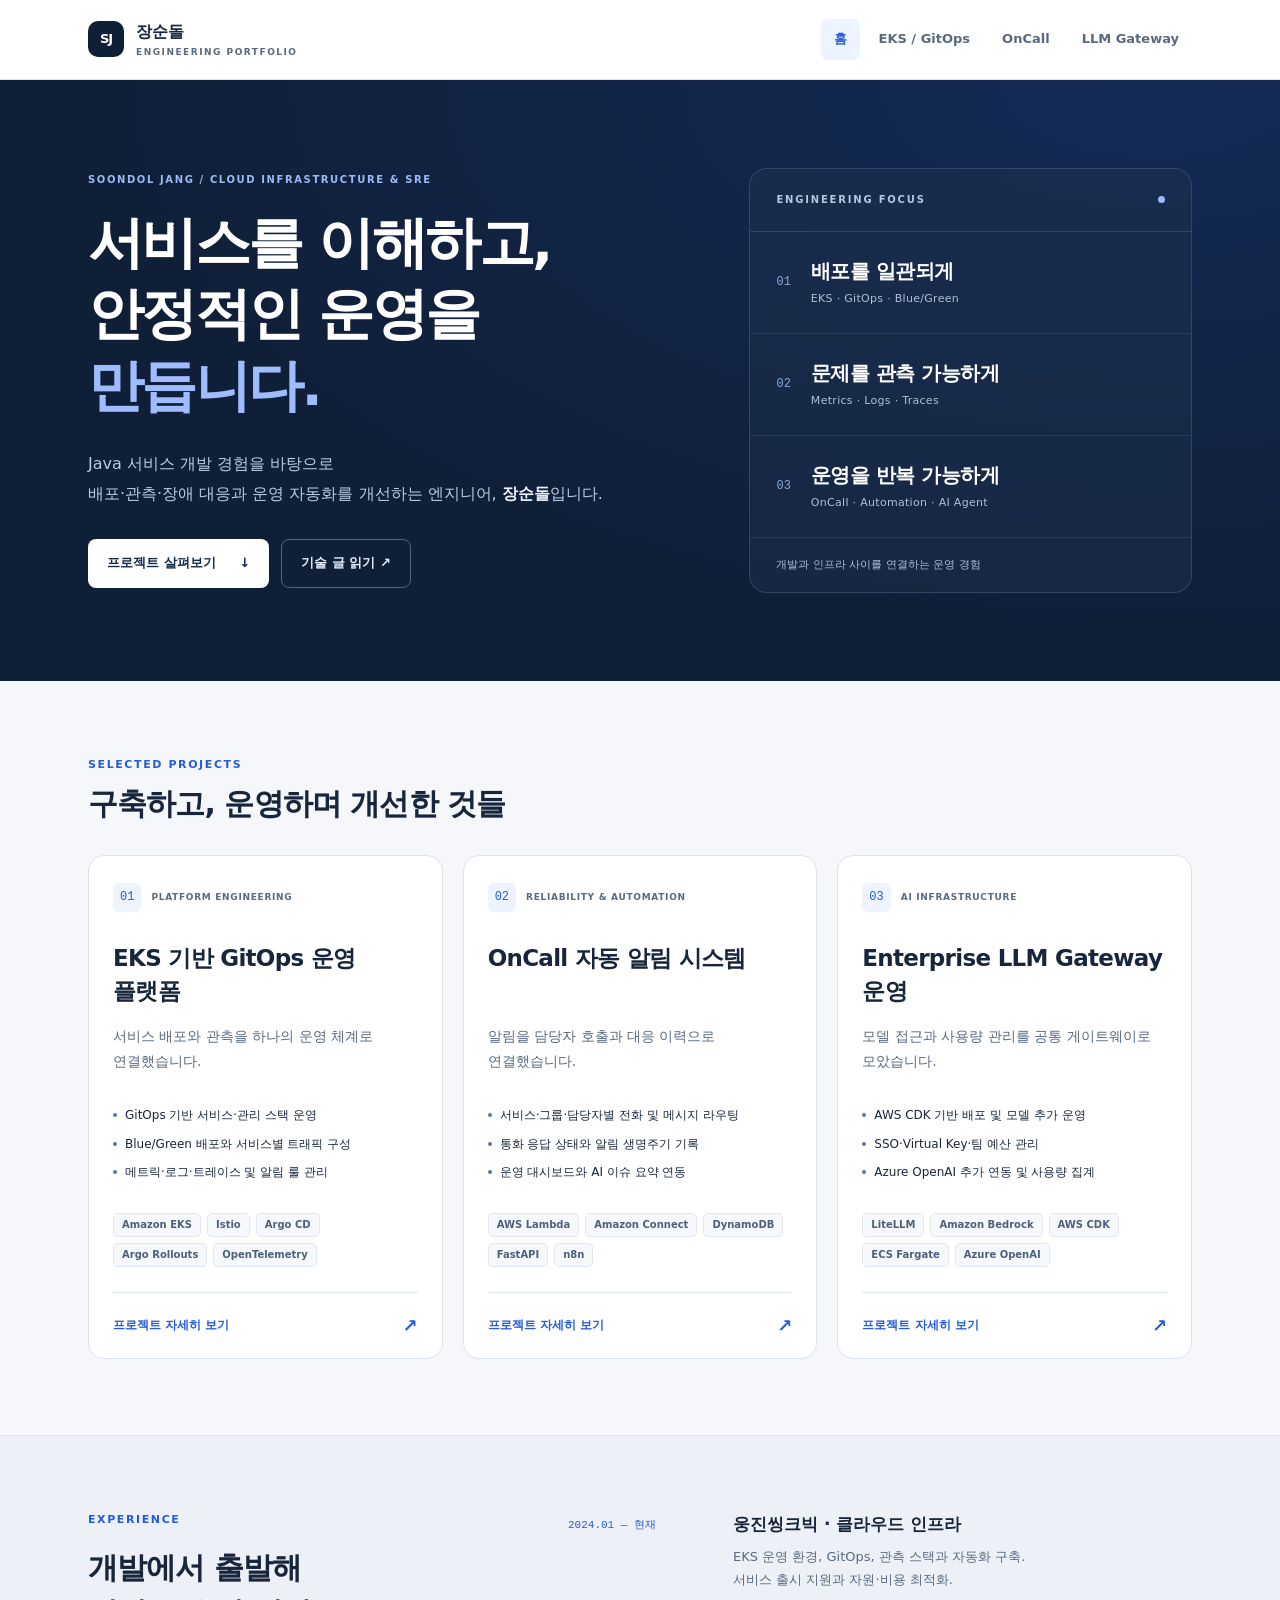
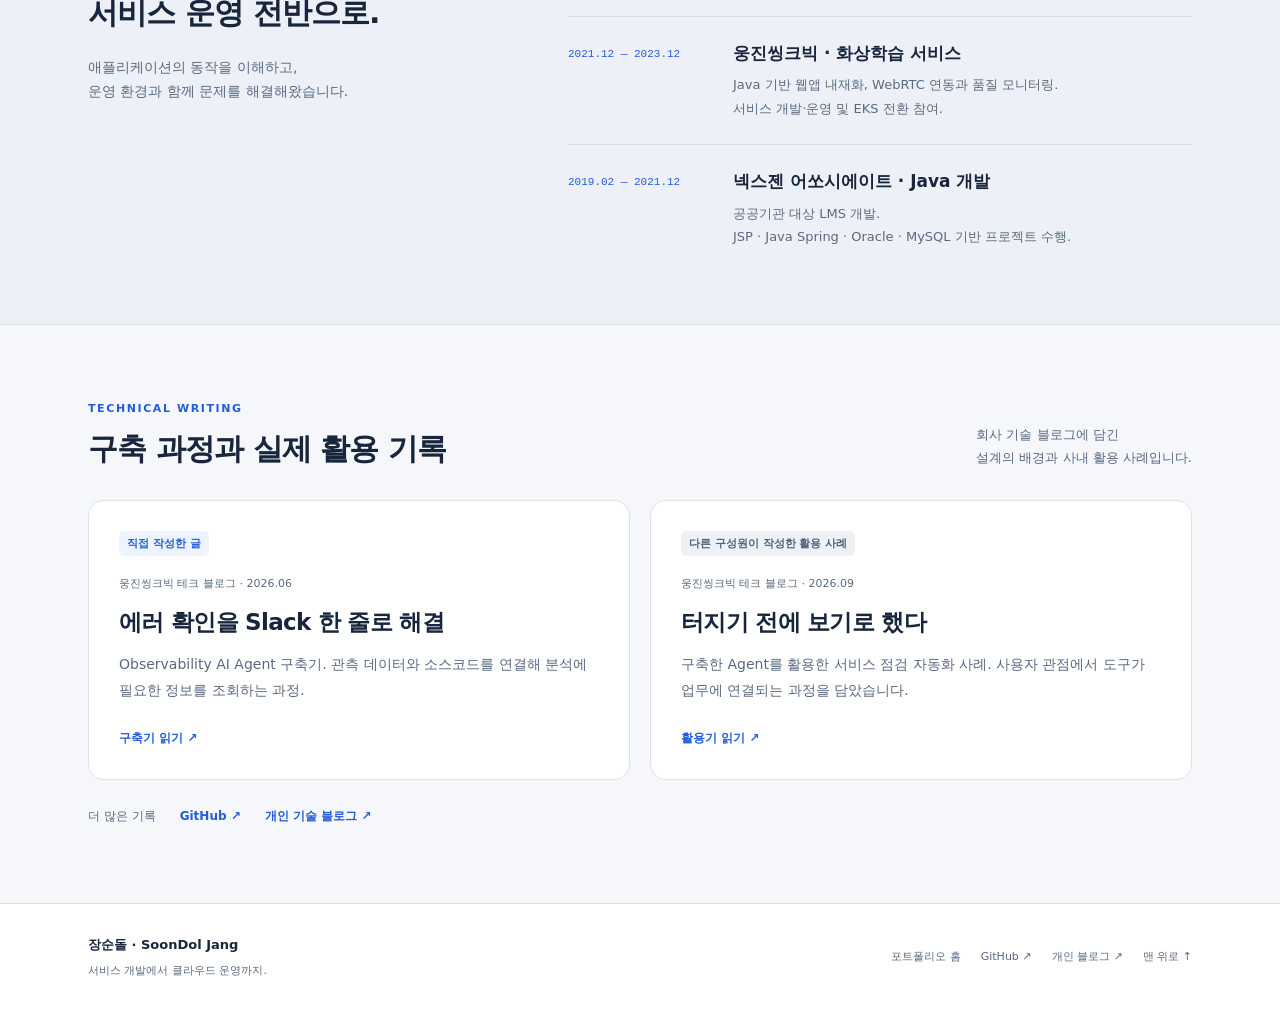
<file: index.html>
<!doctype html>
<html lang="ko">

<head>
    <meta charset="utf-8">
    <meta name="viewport" content="width=device-width,initial-scale=1">
    <meta name="description" content="장순돌의 클라우드 인프라 및 SRE 포트폴리오. EKS GitOps, 온콜 자동화, LLM Gateway 운영 경험.">
    <title>클라우드 인프라 · SRE 포트폴리오 · 장순돌</title>
    <link rel="stylesheet" href="assets/site.css">
    <script src="assets/site.js" defer></script>
</head>

<body id="top" class="home-page"><a class="skip-link" href="#main-content">본문으로 이동</a>
    <nav class="site-nav" aria-label="주요 메뉴">
        <div class="site-nav-inner"><a class="identity" href="index.html"><span class="identity-mark"
                    aria-hidden="true">SJ</span><span>장순돌<span class="identity-sub">ENGINEERING
                        PORTFOLIO</span></span></a>
            <div class="site-links"><a aria-current="page" href="index.html">홈</a><a href="projects/eks.html">EKS /
                    GitOps</a><a href="projects/oncall.html">OnCall</a><a href="projects/litellm.html">LLM Gateway</a>
            </div>
        </div>
    </nav>
    <main id="main-content">
        <header class="home-hero">
            <div class="wrap hero-layout">
                <div class="hero-copy">
                    <p class="eyebrow">SOONDOL JANG / CLOUD INFRASTRUCTURE & SRE</p>
                    <h1>서비스를 이해하고,<br>안정적인 운영을<br><span>만듭니다.</span></h1>
                    <p class="home-lead">Java 서비스 개발 경험을 바탕으로<br class="desktop-break">배포·관측·장애 대응과 운영 자동화를 개선하는 엔지니어,
                        <b>장순돌</b>입니다.</p>
                    <div class="hero-actions"><a class="button primary" href="#projects">프로젝트 살펴보기 <span
                                aria-hidden="true">↓</span></a><a class="button secondary" href="#writing">기술 글 읽기 ↗</a>
                    </div>
                </div>
                <div class="focus-panel">
                    <div class="focus-heading"><span>ENGINEERING FOCUS</span><span class="status-dot"
                            aria-hidden="true"></span></div>
                    <div class="focus-item"><span class="focus-index">01</span>
                        <div>
                            <h2>배포를 일관되게</h2>
                            <p>EKS · GitOps · Blue/Green</p>
                        </div>
                    </div>
                    <div class="focus-item"><span class="focus-index">02</span>
                        <div>
                            <h2>문제를 관측 가능하게</h2>
                            <p>Metrics · Logs · Traces</p>
                        </div>
                    </div>
                    <div class="focus-item"><span class="focus-index">03</span>
                        <div>
                            <h2>운영을 반복 가능하게</h2>
                            <p>OnCall · Automation · AI Agent</p>
                        </div>
                    </div>
                    <p class="focus-note">개발과 인프라 사이를 연결하는 운영 경험</p>
                </div>
            </div>
        </header>
        <section class="home-section" id="projects">
            <div class="wrap">
                <div class="section-heading">
                    <div>
                        <p class="kicker">SELECTED PROJECTS</p>
                        <h2>구축하고, 운영하며 개선한 것들</h2>
                    </div>
                </div>
                <div class="project-grid">
                    <article class="project-card">
                        <div class="project-card-top"><span class="project-number">01</span><span
                                class="kicker">PLATFORM ENGINEERING</span></div>
                        <h3><a href="projects/eks.html">EKS 기반 GitOps 운영 플랫폼</a></h3>
                        <p>서비스 배포와 관측을 하나의 운영 체계로 연결했습니다.</p>
                        <ul>
                            <li>GitOps 기반 서비스·관리 스택 운영</li>
                            <li>Blue/Green 배포와 서비스별 트래픽 구성</li>
                            <li>메트릭·로그·트레이스 및 알림 룰 관리</li>
                        </ul>
                        <div class="project-tags"><span>Amazon EKS</span><span>Istio</span><span>Argo
                                CD</span><span>Argo Rollouts</span><span>OpenTelemetry</span></div><a
                            class="project-cta" href="projects/eks.html">프로젝트 자세히 보기 <span
                                aria-hidden="true">↗</span></a>
                    </article>
                    <article class="project-card">
                        <div class="project-card-top"><span class="project-number">02</span><span
                                class="kicker">RELIABILITY & AUTOMATION</span></div>
                        <h3><a href="projects/oncall.html">OnCall 자동 알림 시스템</a></h3>
                        <p>알림을 담당자 호출과 대응 이력으로 연결했습니다.</p>
                        <ul>
                            <li>서비스·그룹·담당자별 전화 및 메시지 라우팅</li>
                            <li>통화 응답 상태와 알림 생명주기 기록</li>
                            <li>운영 대시보드와 AI 이슈 요약 연동</li>
                        </ul>
                        <div class="project-tags"><span>AWS Lambda</span><span>Amazon
                                Connect</span><span>DynamoDB</span><span>FastAPI</span><span>n8n</span></div><a
                            class="project-cta" href="projects/oncall.html">프로젝트 자세히 보기 <span
                                aria-hidden="true">↗</span></a>
                    </article>
                    <article class="project-card">
                        <div class="project-card-top"><span class="project-number">03</span><span class="kicker">AI
                                INFRASTRUCTURE</span></div>
                        <h3><a href="projects/litellm.html">Enterprise LLM Gateway 운영</a></h3>
                        <p>모델 접근과 사용량 관리를 공통 게이트웨이로 모았습니다.</p>
                        <ul>
                            <li>AWS CDK 기반 배포 및 모델 추가 운영</li>
                            <li>SSO·Virtual Key·팀 예산 관리</li>
                            <li>Azure OpenAI 추가 연동 및 사용량 집계</li>
                        </ul>
                        <div class="project-tags"><span>LiteLLM</span><span>Amazon Bedrock</span><span>AWS
                                CDK</span><span>ECS Fargate</span><span>Azure OpenAI</span></div><a class="project-cta"
                            href="projects/litellm.html">프로젝트 자세히 보기 <span aria-hidden="true">↗</span></a>
                    </article>
                </div>
            </div>
        </section>
        <section class="home-section career-section" id="career">
            <div class="wrap career-layout">
                <div>
                    <p class="kicker">EXPERIENCE</p>
                    <h2>개발에서 출발해<br>서비스 운영 전반으로.</h2>
                    <p class="section-intro">애플리케이션의 동작을 이해하고,<br>운영 환경과 함께 문제를 해결해왔습니다.</p>
                </div>
                <ol class="career-list">
                    <li><span class="career-date">2024.01 — 현재</span>
                        <div>
                            <h3>웅진씽크빅 · 클라우드 인프라</h3>
                            <p>EKS 운영 환경, GitOps, 관측 스택과 자동화 구축.<br>서비스 출시 지원과 자원·비용 최적화.</p>
                        </div>
                    </li>
                    <li><span class="career-date">2021.12 — 2023.12</span>
                        <div>
                            <h3>웅진씽크빅 · 화상학습 서비스</h3>
                            <p>Java 기반 웹앱 내재화, WebRTC 연동과 품질 모니터링.<br>서비스 개발·운영 및 EKS 전환 참여.</p>
                        </div>
                    </li>
                    <li><span class="career-date">2019.02 — 2021.12</span>
                        <div>
                            <h3>넥스젠 어쏘시에이트 · Java 개발</h3>
                            <p>공공기관 대상 LMS 개발.<br>JSP · Java Spring · Oracle · MySQL 기반 프로젝트 수행.</p>
                        </div>
                    </li>
                </ol>
            </div>
        </section>
        <section class="home-section" id="writing">
            <div class="wrap">
                <div class="section-heading">
                    <div>
                        <p class="kicker">TECHNICAL WRITING</p>
                        <h2>구축 과정과 실제 활용 기록</h2>
                    </div>
                    <p>회사 기술 블로그에 담긴<br>설계의 배경과 사내 활용 사례입니다.</p>
                </div>
                <div class="writing-grid">
                    <a class="writing-card"
                        href="https://medium.com/wjthinkbig/에러-확인을-slack-한-줄로-해결-observability-ai-agent-구축기-dff8669b62b8"
                        target="_blank" rel="noopener noreferrer"><span class="article-type">직접 작성한 글</span><span
                            class="article-source">웅진씽크빅 테크 블로그 · 2026.06</span>
                        <h3>에러 확인을 Slack 한 줄로 해결</h3>
                        <p>Observability AI Agent 구축기. 관측 데이터와 소스코드를 연결해 분석에 필요한 정보를 조회하는 과정.</p><span
                            class="article-link">구축기 읽기 ↗</span>
                    </a>
                    <a class="writing-card" href="https://medium.com/wjthinkbig/터지기-전에-보기로-했다-5fc74864edae"
                        target="_blank" rel="noopener noreferrer"><span class="article-type secondary">다른 구성원이 작성한 활용
                            사례</span><span class="article-source">웅진씽크빅 테크 블로그 · 2026.09</span>
                        <h3>터지기 전에 보기로 했다</h3>
                        <p>구축한 Agent를 활용한 서비스 점검 자동화 사례. 사용자 관점에서 도구가 업무에 연결되는 과정을 담았습니다.</p><span
                            class="article-link">활용기 읽기 ↗</span>
                    </a>
                </div>
                <div class="more-links"><span>더 많은 기록</span><a href="https://github.com/sdjang6253" target="_blank"
                        rel="noopener noreferrer">GitHub ↗</a><a href="https://chingdong.tistory.com/" target="_blank"
                        rel="noopener noreferrer">개인 기술 블로그 ↗</a></div>
            </div>
        </section>
    </main>
    <footer class="site-footer">
        <div class="wrap footer-row">
            <div><b>장순돌 · SoonDol Jang</b>
                <p>서비스 개발에서 클라우드 운영까지.</p>
            </div>
            <div class="footer-links"><a href="index.html">포트폴리오 홈</a><a href="https://github.com/sdjang6253"
                    target="_blank" rel="noopener noreferrer">GitHub ↗</a><a href="https://chingdong.tistory.com/"
                    target="_blank" rel="noopener noreferrer">개인 블로그 ↗</a><a href="#top">맨 위로 ↑</a></div>
        </div>
    </footer>
</body>

</html>
</file>
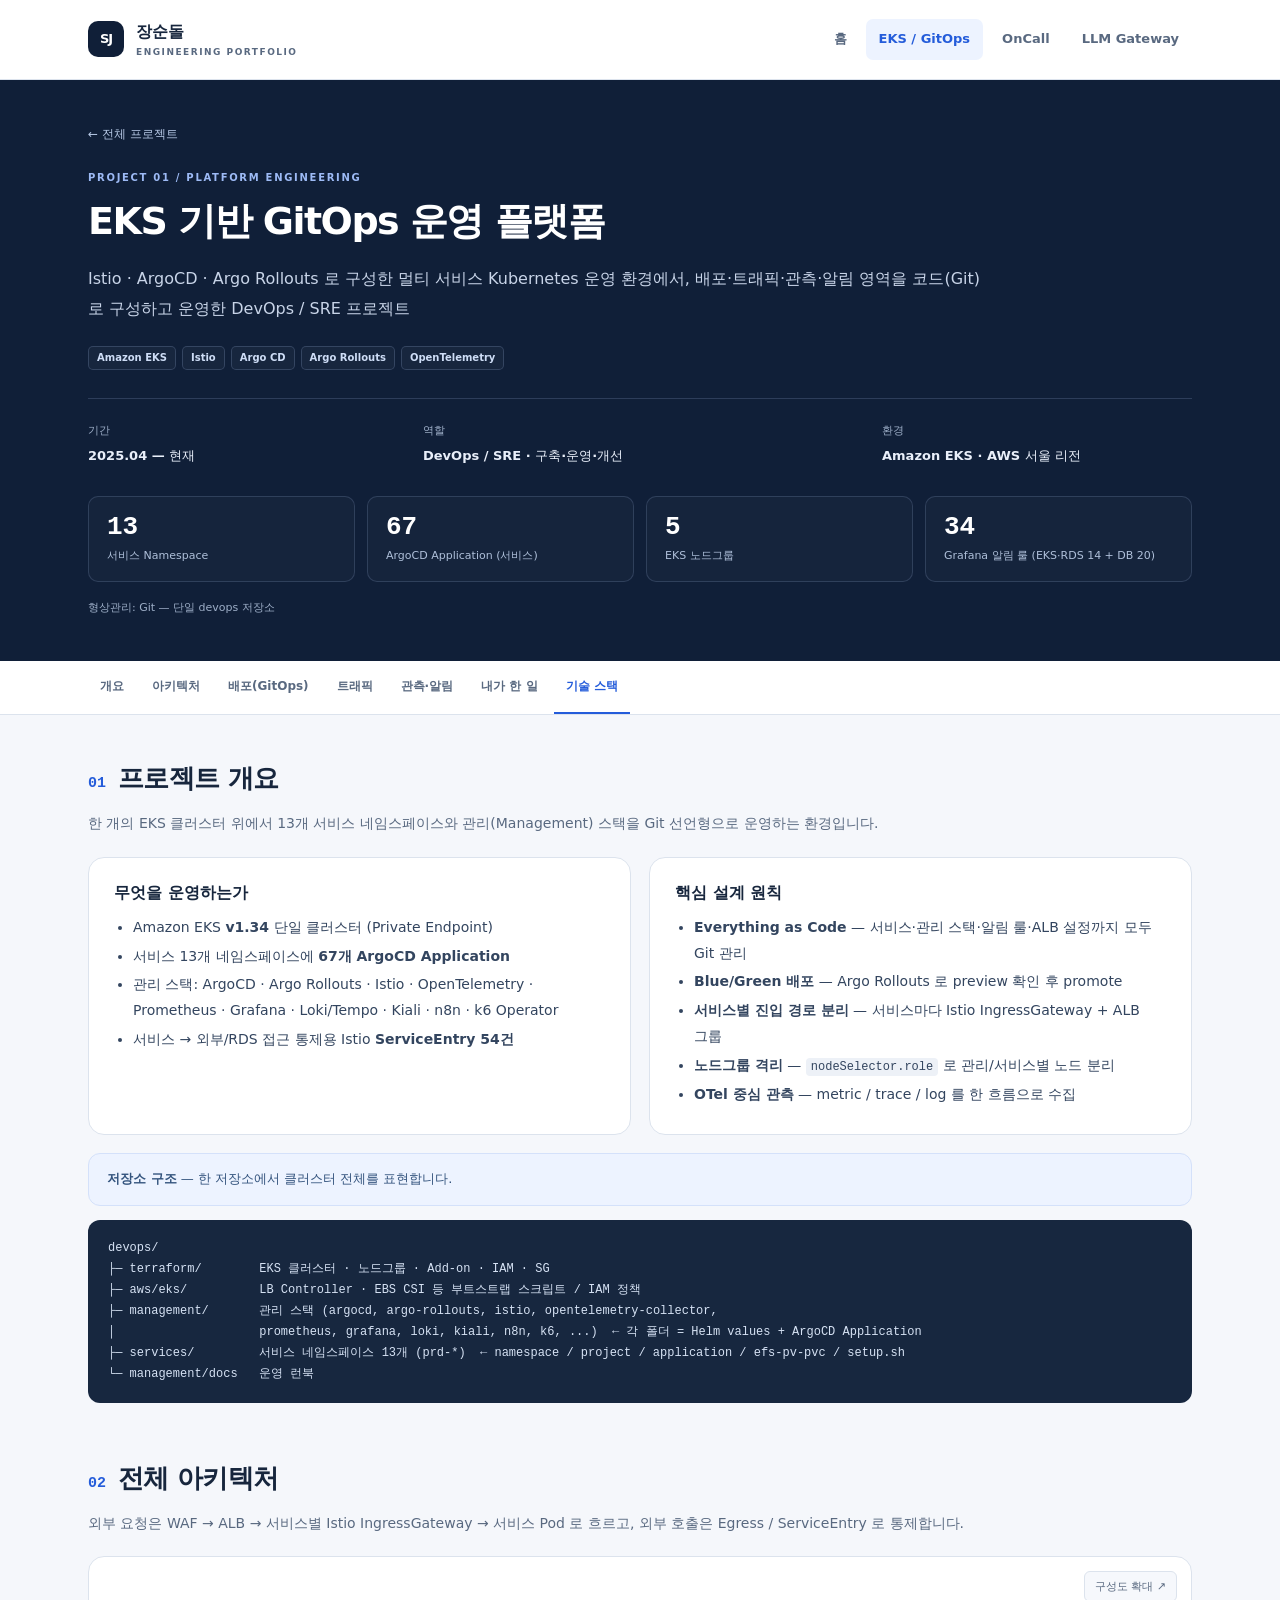
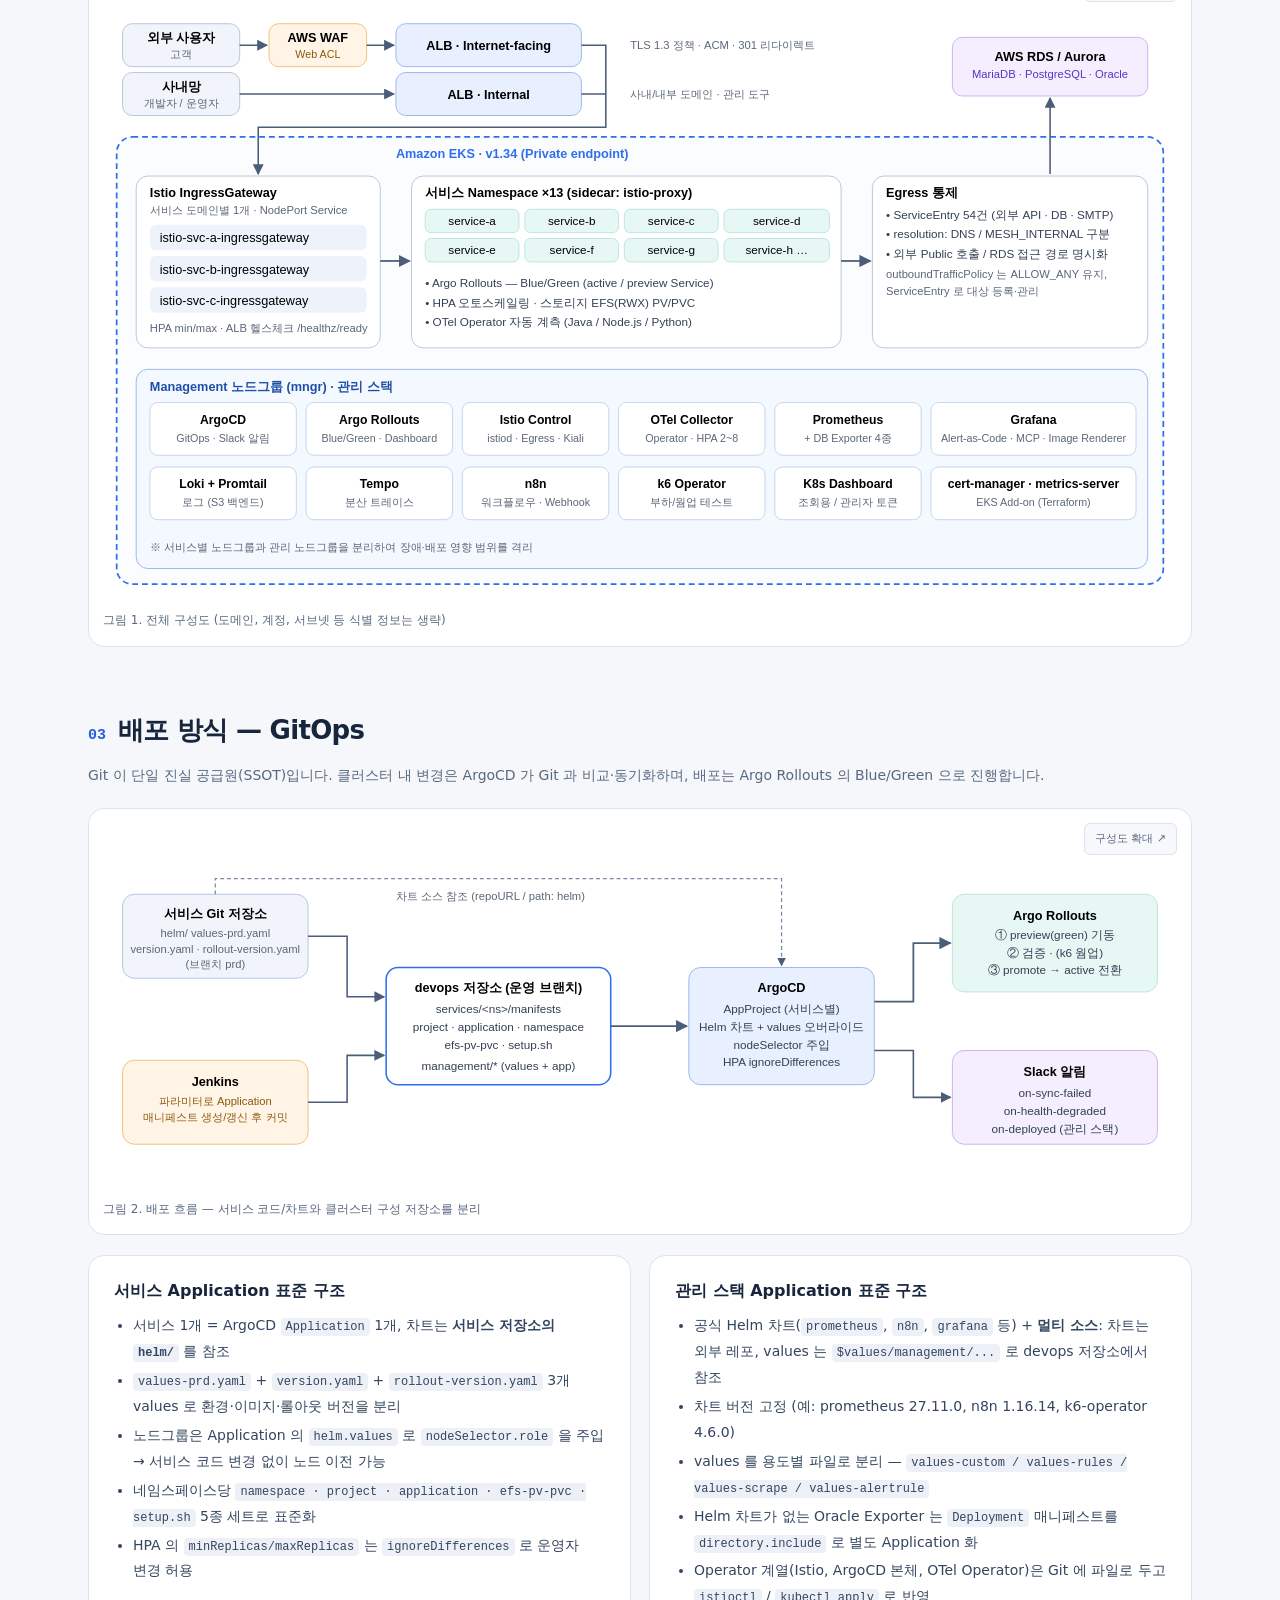
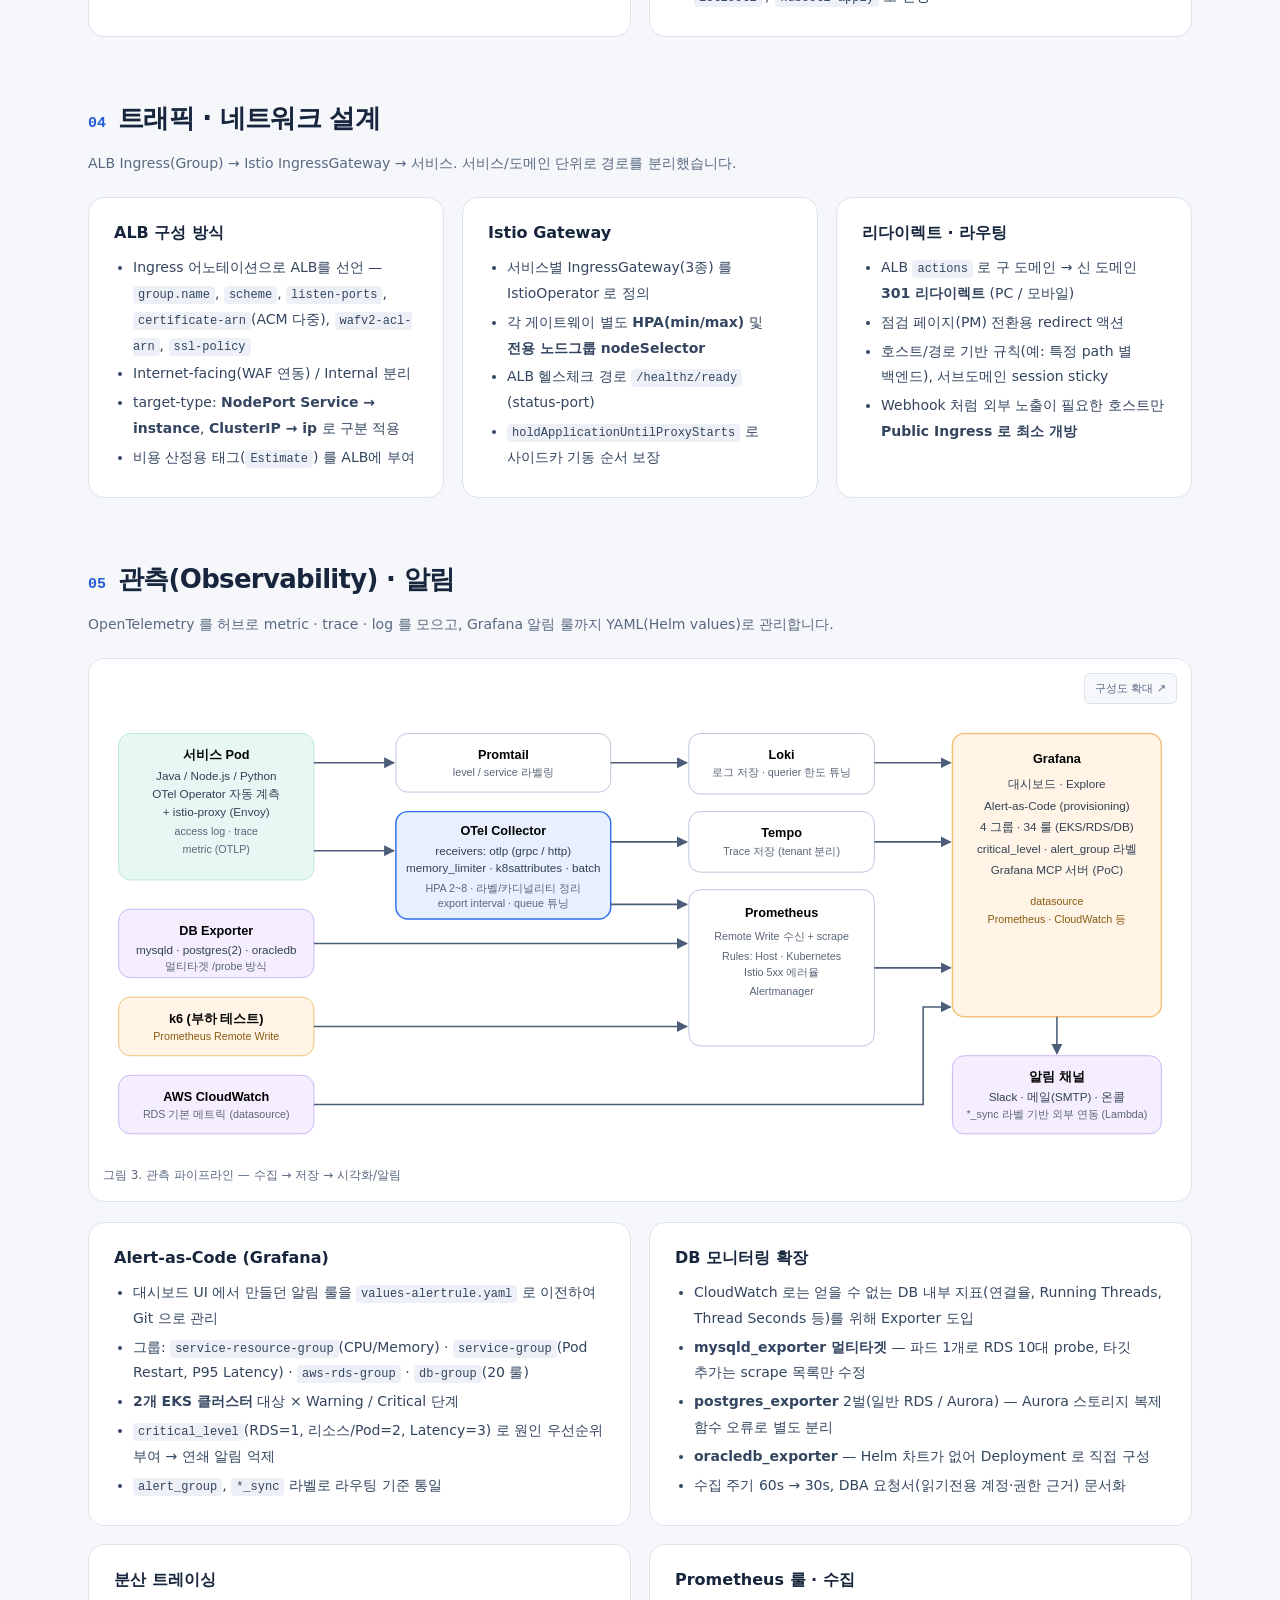
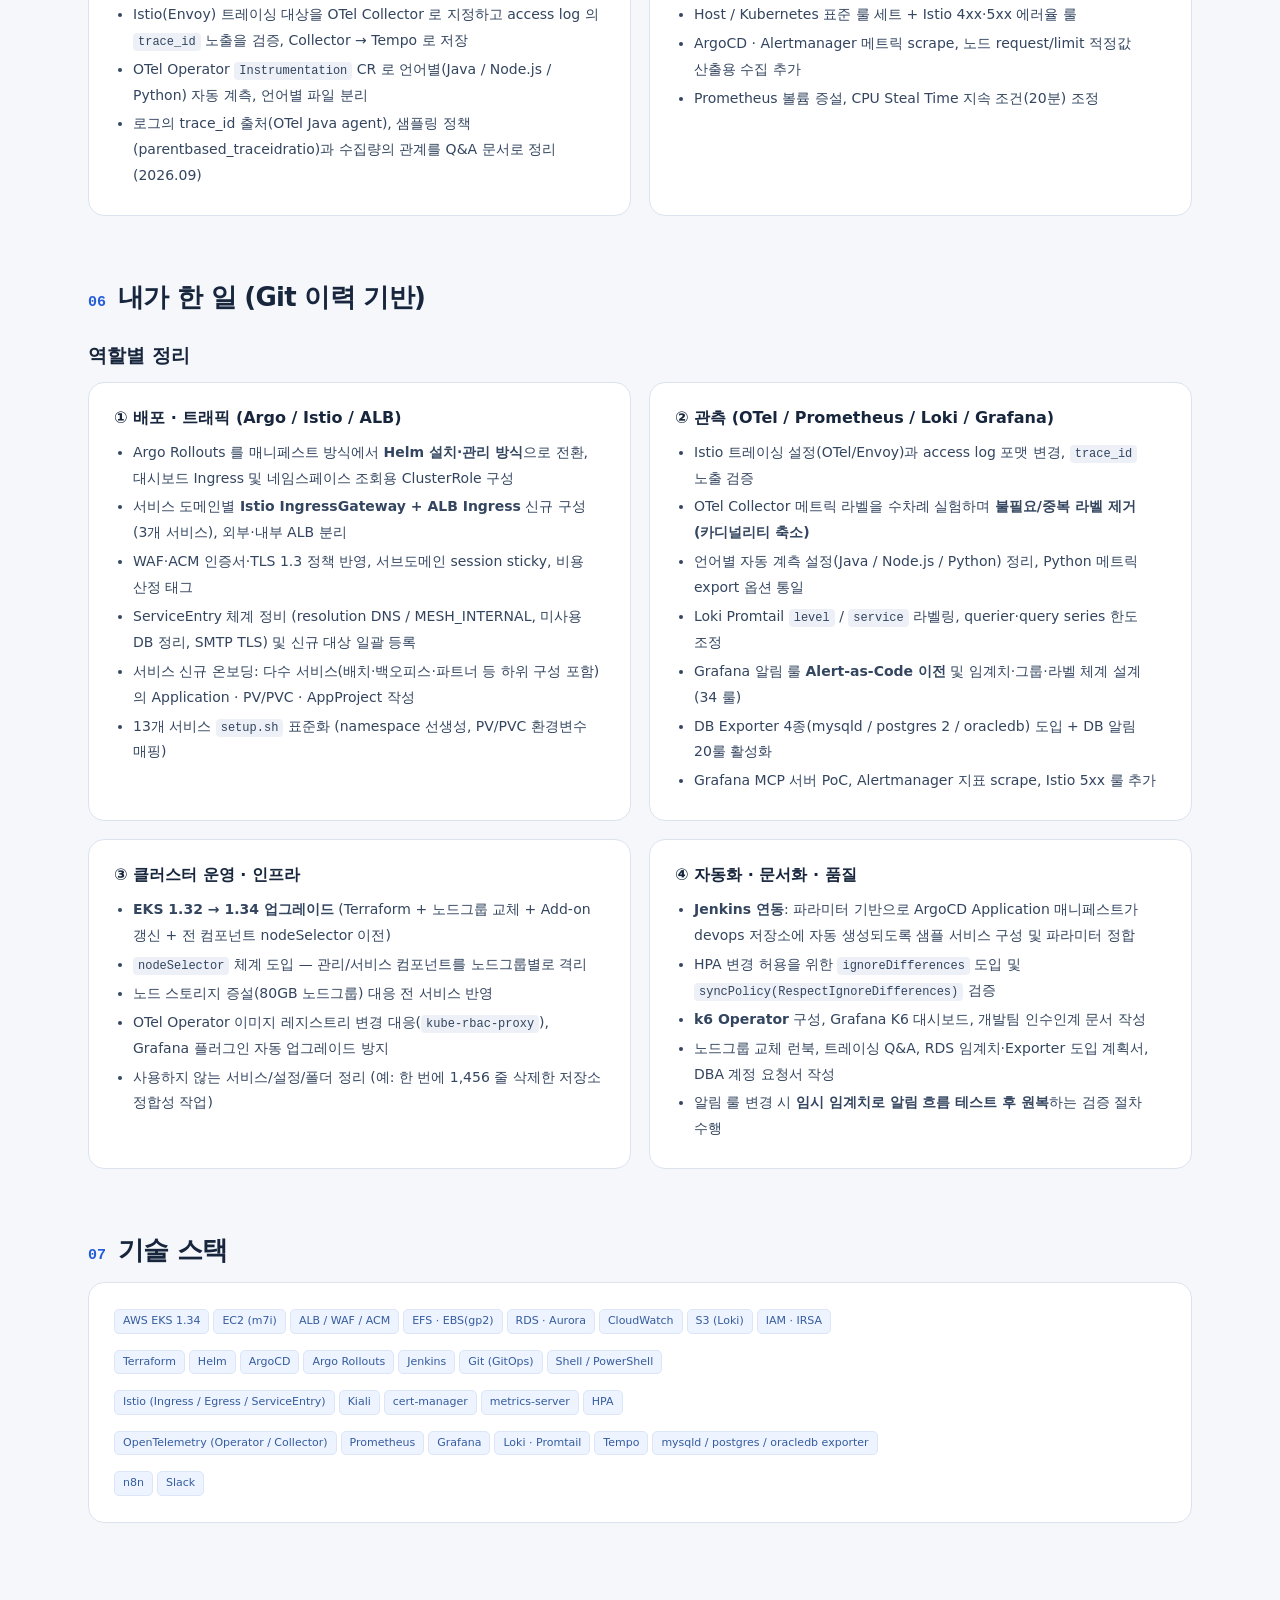
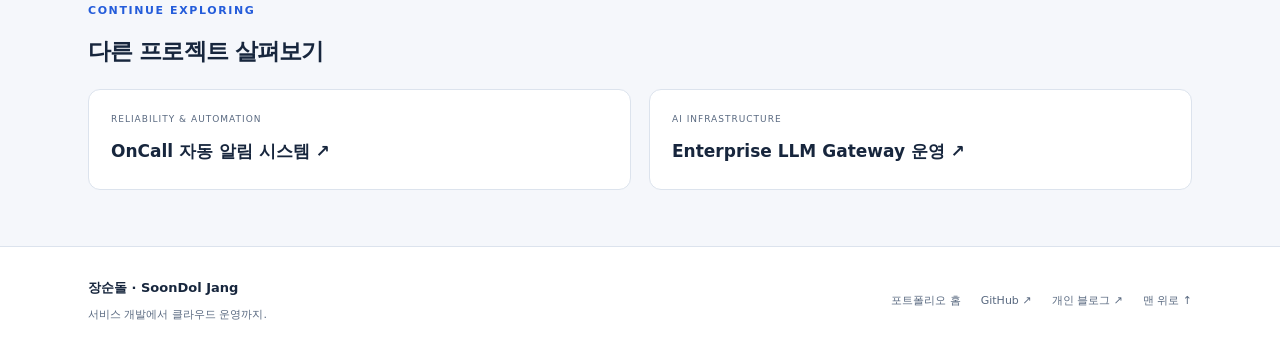
<file: projects/eks.html>
<!doctype html>
<html lang="ko"><head><meta charset="utf-8"><meta name="viewport" content="width=device-width,initial-scale=1"><meta name="description" content="장순돌의 클라우드 인프라 및 SRE 포트폴리오. EKS GitOps, 온콜 자동화, LLM Gateway 운영 경험."><title>EKS 기반 GitOps 운영 플랫폼 · 장순돌</title><link rel="stylesheet" href="../assets/eks.css"><link rel="stylesheet" href="../assets/site.css"><script src="../assets/site.js" defer></script></head><body id="top" class="project-page project-eks"><a class="skip-link" href="#main-content">본문으로 이동</a><nav class="site-nav" aria-label="주요 메뉴"><div class="site-nav-inner"><a class="identity" href="../index.html"><span class="identity-mark" aria-hidden="true">SJ</span><span>장순돌<span class="identity-sub">ENGINEERING PORTFOLIO</span></span></a><div class="site-links"><a href="../index.html">홈</a><a aria-current="page" href="../projects/eks.html">EKS / GitOps</a><a href="../projects/oncall.html">OnCall</a><a href="../projects/litellm.html">LLM Gateway</a></div></div></nav>

<header class="hero"><div class="wrap"><a class="back-link" href="../index.html#projects">← 전체 프로젝트</a><div class="eyebrow">PROJECT 01 / PLATFORM ENGINEERING</div><h1>EKS 기반 GitOps 운영 플랫폼</h1><p class="lead">Istio · ArgoCD · Argo Rollouts 로 구성한 멀티 서비스 Kubernetes 운영 환경에서,
      배포·트래픽·관측·알림 영역을 코드(Git)로 구성하고 운영한 DevOps / SRE 프로젝트</p><div class="project-tags"><span>Amazon EKS</span><span>Istio</span><span>Argo CD</span><span>Argo Rollouts</span><span>OpenTelemetry</span></div><div class="project-meta"><div><span>기간</span><b>2025.04 — 현재</b></div><div><span>역할</span><b>DevOps / SRE · 구축·운영·개선</b></div><div><span>환경</span><b>Amazon EKS · AWS 서울 리전</b></div></div><div class="stats">
      <div class="stat"><div class="n">13</div><div class="l">서비스 Namespace</div></div>
      <div class="stat"><div class="n">67</div><div class="l">ArgoCD Application (서비스)</div></div>
      <div class="stat"><div class="n">5</div><div class="l">EKS 노드그룹</div></div>
      <div class="stat"><div class="n">34</div><div class="l">Grafana 알림 룰 (EKS·RDS 14 + DB 20)</div></div>
    </div>
  </div><div class="wrap extra-meta">형상관리: Git — 단일 devops 저장소</div></header>

<nav class="toc" aria-label="프로젝트 목차"><div class="wrap">
  <a href="#overview">개요</a><a href="#arch">아키텍처</a><a href="#gitops">배포(GitOps)</a><a href="#traffic">트래픽</a>
  <a href="#obs">관측·알림</a><a href="#mywork">내가 한 일</a><a href="#stack">기술 스택</a>
</div></nav><main id="main-content">

<!-- ===================== 1. OVERVIEW ===================== -->
<section id="overview"><div class="wrap">
  <h2><span class="no">01</span>프로젝트 개요</h2>
  <p class="desc">한 개의 EKS 클러스터 위에서 13개 서비스 네임스페이스와 관리(Management) 스택을 Git 선언형으로 운영하는 환경입니다.</p>

  <div class="grid2">
    <div class="card">
      <h4>무엇을 운영하는가</h4>
      <ul>
        <li>Amazon EKS <b>v1.34</b> 단일 클러스터 (Private Endpoint)</li>
        <li>서비스 13개 네임스페이스에 <b>67개 ArgoCD Application</b></li>
        <li>관리 스택: ArgoCD · Argo Rollouts · Istio · OpenTelemetry · Prometheus · Grafana · Loki/Tempo · Kiali · n8n · k6 Operator</li>
        <li>서비스 → 외부/RDS 접근 통제용 Istio <b>ServiceEntry 54건</b></li>
      </ul>
    </div>
    <div class="card">
      <h4>핵심 설계 원칙</h4>
      <ul>
        <li><b>Everything as Code</b> — 서비스·관리 스택·알림 룰·ALB 설정까지 모두 Git 관리</li>
        <li><b>Blue/Green 배포</b> — Argo Rollouts 로 preview 확인 후 promote</li>
        <li><b>서비스별 진입 경로 분리</b> — 서비스마다 Istio IngressGateway + ALB 그룹</li>
        <li><b>노드그룹 격리</b> — <code>nodeSelector.role</code> 로 관리/서비스별 노드 분리</li>
        <li><b>OTel 중심 관측</b> — metric / trace / log 를 한 흐름으로 수집</li>
      </ul>
    </div>
  </div>

  <div class="note"><b>저장소 구조</b> — 한 저장소에서 클러스터 전체를 표현합니다.</div>
<pre><code>devops/
├─ terraform/        EKS 클러스터 · 노드그룹 · Add-on · IAM · SG
├─ aws/eks/          LB Controller · EBS CSI 등 부트스트랩 스크립트 / IAM 정책
├─ management/       관리 스택 (argocd, argo-rollouts, istio, opentelemetry-collector,
│                    prometheus, grafana, loki, kiali, n8n, k6, ...)  ← 각 폴더 = Helm values + ArgoCD Application
├─ services/         서비스 네임스페이스 13개 (prd-*)  ← namespace / project / application / efs-pv-pvc / setup.sh
└─ management/docs   운영 런북</code></pre>
</div></section>

<!-- ===================== 2. ARCHITECTURE ===================== -->
<section id="arch"><div class="wrap">
  <h2><span class="no">02</span>전체 아키텍처</h2>
  <p class="desc">외부 요청은 WAF → ALB → 서비스별 Istio IngressGateway → 서비스 Pod 로 흐르고, 외부 호출은 Egress / ServiceEntry 로 통제합니다.</p>

  <figure>
  <div class="diagram">
  <svg viewBox="0 0 1100 600" xmlns="http://www.w3.org/2000/svg" font-family="Malgun Gothic, Noto Sans KR, sans-serif" font-size="13">
    <defs>
      <marker id="ar" viewBox="0 0 10 10" refX="9" refY="5" markerWidth="7" markerHeight="7" orient="auto-start-reverse"><path d="M0,0 L10,5 L0,10 z" fill="#4b5d78"/></marker>
      <marker id="arb" viewBox="0 0 10 10" refX="9" refY="5" markerWidth="7" markerHeight="7" orient="auto-start-reverse"><path d="M0,0 L10,5 L0,10 z" fill="#2f6fed"/></marker>
    </defs>
    <!-- edge -->
    <rect x="20" y="12" width="120" height="44" rx="10" fill="#f1f5fb" stroke="#b8c6dc"/><text x="80" y="31" text-anchor="middle" font-weight="700">외부 사용자</text><text x="80" y="47" text-anchor="middle" fill="#5b6778" font-size="11">고객</text>
    <rect x="20" y="62" width="120" height="44" rx="10" fill="#f1f5fb" stroke="#b8c6dc"/><text x="80" y="81" text-anchor="middle" font-weight="700">사내망</text><text x="80" y="97" text-anchor="middle" fill="#5b6778" font-size="11">개발자 / 운영자</text>
    <rect x="170" y="12" width="100" height="44" rx="10" fill="#fff4e5" stroke="#f0c27b"/><text x="220" y="31" text-anchor="middle" font-weight="700">AWS WAF</text><text x="220" y="47" text-anchor="middle" fill="#8a5a10" font-size="11">Web ACL</text>
    <rect x="300" y="12" width="190" height="44" rx="10" fill="#e8f0ff" stroke="#9db8ee"/><text x="395" y="39" text-anchor="middle" font-weight="700">ALB · Internet-facing</text>
    <rect x="300" y="62" width="190" height="44" rx="10" fill="#e8f0ff" stroke="#9db8ee"/><text x="395" y="89" text-anchor="middle" font-weight="700">ALB · Internal</text>
    <text x="540" y="38" fill="#5b6778" font-size="11.5">TLS 1.3 정책 · ACM · 301 리다이렉트</text>
    <text x="540" y="88" fill="#5b6778" font-size="11.5">사내/내부 도메인 · 관리 도구</text>
    <!-- 엣지 화살표 : 모두 직선/직각, 박스를 가로지르지 않음 -->
    <line x1="140" y1="34" x2="168" y2="34" stroke="#4b5d78" stroke-width="1.6" marker-end="url(#ar)"/>
    <line x1="270" y1="34" x2="298" y2="34" stroke="#4b5d78" stroke-width="1.6" marker-end="url(#ar)"/>
    <line x1="140" y1="84" x2="298" y2="84" stroke="#4b5d78" stroke-width="1.6" marker-end="url(#ar)"/>
    <!-- RDS -->
    <rect x="870" y="26" width="200" height="60" rx="10" fill="#f4eeff" stroke="#c8b6f2"/><text x="970" y="50" text-anchor="middle" font-weight="700">AWS RDS / Aurora</text><text x="970" y="68" text-anchor="middle" fill="#5b34c4" font-size="11.5">MariaDB · PostgreSQL · Oracle</text>

    <!-- EKS -->
    <rect x="14" y="128" width="1072" height="458" rx="16" fill="#fbfcfe" stroke="#2f6fed" stroke-width="1.8" stroke-dasharray="6 4"/>
    <text x="300" y="150" font-weight="700" fill="#2f6fed">Amazon EKS · v1.34 (Private endpoint)</text>

    <!-- ingress gw -->
    <rect x="34" y="168" width="250" height="176" rx="12" fill="#fff" stroke="#b8c6dc"/>
    <text x="48" y="190" font-weight="700">Istio IngressGateway</text>
    <text x="48" y="207" fill="#5b6778" font-size="11.5">서비스 도메인별 1개 · NodePort Service</text>
    <rect x="48" y="218" width="222" height="26" rx="6" fill="#eef3fb"/><text x="58" y="236">istio-svc-a-ingressgateway</text>
    <rect x="48" y="250" width="222" height="26" rx="6" fill="#eef3fb"/><text x="58" y="268">istio-svc-b-ingressgateway</text>
    <rect x="48" y="282" width="222" height="26" rx="6" fill="#eef3fb"/><text x="58" y="300">istio-svc-c-ingressgateway</text>
    <text x="48" y="328" fill="#5b6778" font-size="11.5">HPA min/max · ALB 헬스체크 /healthz/ready</text>

    <!-- services -->
    <rect x="316" y="168" width="440" height="176" rx="12" fill="#fff" stroke="#b8c6dc"/>
    <text x="330" y="190" font-weight="700">서비스 Namespace ×13  (sidecar: istio-proxy)</text>
    <g font-size="12">
      <rect x="330" y="202" width="96" height="24" rx="6" fill="#e6f7f4" stroke="#bfe6df"/><text x="378" y="218" text-anchor="middle">service-a</text>
      <rect x="432" y="202" width="96" height="24" rx="6" fill="#e6f7f4" stroke="#bfe6df"/><text x="480" y="218" text-anchor="middle">service-b</text>
      <rect x="534" y="202" width="96" height="24" rx="6" fill="#e6f7f4" stroke="#bfe6df"/><text x="582" y="218" text-anchor="middle">service-c</text>
      <rect x="636" y="202" width="108" height="24" rx="6" fill="#e6f7f4" stroke="#bfe6df"/><text x="690" y="218" text-anchor="middle">service-d</text>
      <rect x="330" y="232" width="96" height="24" rx="6" fill="#e6f7f4" stroke="#bfe6df"/><text x="378" y="248" text-anchor="middle">service-e</text>
      <rect x="432" y="232" width="96" height="24" rx="6" fill="#e6f7f4" stroke="#bfe6df"/><text x="480" y="248" text-anchor="middle">service-f</text>
      <rect x="534" y="232" width="96" height="24" rx="6" fill="#e6f7f4" stroke="#bfe6df"/><text x="582" y="248" text-anchor="middle">service-g</text>
      <rect x="636" y="232" width="108" height="24" rx="6" fill="#e6f7f4" stroke="#bfe6df"/><text x="690" y="248" text-anchor="middle">service-h …</text>
    </g>
    <text x="330" y="282" fill="#334155" font-size="12">• Argo Rollouts — Blue/Green (active / preview Service)</text>
    <text x="330" y="302" fill="#334155" font-size="12">• HPA 오토스케일링 · 스토리지 EFS(RWX) PV/PVC</text>
    <text x="330" y="322" fill="#334155" font-size="12">• OTel Operator 자동 계측 (Java / Node.js / Python)</text>

    <!-- egress -->
    <rect x="788" y="168" width="282" height="176" rx="12" fill="#fff" stroke="#b8c6dc"/>
    <text x="802" y="190" font-weight="700">Egress 통제</text>
    <text x="802" y="212" fill="#334155" font-size="12">• ServiceEntry 54건 (외부 API · DB · SMTP)</text>
    <text x="802" y="232" fill="#334155" font-size="12">• resolution: DNS / MESH_INTERNAL 구분</text>
    <text x="802" y="252" fill="#334155" font-size="12">• 외부 Public 호출 / RDS 접근 경로 명시화</text>
    <text x="802" y="272" fill="#5b6778" font-size="11.5">outboundTrafficPolicy 는 ALLOW_ANY 유지,</text>
    <text x="802" y="290" fill="#5b6778" font-size="11.5">ServiceEntry 로 대상 등록·관리</text>

    <!-- arrows within -->
    <line x1="284" y1="255" x2="314" y2="255" stroke="#4b5d78" stroke-width="1.8" marker-end="url(#ar)"/>
    <line x1="756" y1="255" x2="786" y2="255" stroke="#4b5d78" stroke-width="1.8" marker-end="url(#ar)"/>
    <line x1="970" y1="166" x2="970" y2="88" stroke="#4b5d78" stroke-width="1.6" marker-end="url(#ar)"/>

    <!-- management -->
    <rect x="34" y="366" width="1036" height="204" rx="12" fill="#f4f8ff" stroke="#9db8ee"/>
    <text x="48" y="388" font-weight="700" fill="#1e4fa8">Management 노드그룹 (mngr)  ·  관리 스택</text>
    <g font-size="12.5">
      <rect x="48" y="400" width="150" height="54" rx="8" fill="#fff" stroke="#c5d4ee"/><text x="123" y="422" text-anchor="middle" font-weight="700">ArgoCD</text><text x="123" y="440" text-anchor="middle" fill="#5b6778" font-size="11">GitOps · Slack 알림</text>
      <rect x="208" y="400" width="150" height="54" rx="8" fill="#fff" stroke="#c5d4ee"/><text x="283" y="422" text-anchor="middle" font-weight="700">Argo Rollouts</text><text x="283" y="440" text-anchor="middle" fill="#5b6778" font-size="11">Blue/Green · Dashboard</text>
      <rect x="368" y="400" width="150" height="54" rx="8" fill="#fff" stroke="#c5d4ee"/><text x="443" y="422" text-anchor="middle" font-weight="700">Istio Control</text><text x="443" y="440" text-anchor="middle" fill="#5b6778" font-size="11">istiod · Egress · Kiali</text>
      <rect x="528" y="400" width="150" height="54" rx="8" fill="#fff" stroke="#c5d4ee"/><text x="603" y="422" text-anchor="middle" font-weight="700">OTel Collector</text><text x="603" y="440" text-anchor="middle" fill="#5b6778" font-size="11">Operator · HPA 2~8</text>
      <rect x="688" y="400" width="150" height="54" rx="8" fill="#fff" stroke="#c5d4ee"/><text x="763" y="422" text-anchor="middle" font-weight="700">Prometheus</text><text x="763" y="440" text-anchor="middle" fill="#5b6778" font-size="11">+ DB Exporter 4종</text>
      <rect x="848" y="400" width="210" height="54" rx="8" fill="#fff" stroke="#c5d4ee"/><text x="953" y="422" text-anchor="middle" font-weight="700">Grafana</text><text x="953" y="440" text-anchor="middle" fill="#5b6778" font-size="11">Alert-as-Code · MCP · Image Renderer</text>

      <rect x="48" y="466" width="150" height="54" rx="8" fill="#fff" stroke="#c5d4ee"/><text x="123" y="488" text-anchor="middle" font-weight="700">Loki + Promtail</text><text x="123" y="506" text-anchor="middle" fill="#5b6778" font-size="11">로그 (S3 백엔드)</text>
      <rect x="208" y="466" width="150" height="54" rx="8" fill="#fff" stroke="#c5d4ee"/><text x="283" y="488" text-anchor="middle" font-weight="700">Tempo</text><text x="283" y="506" text-anchor="middle" fill="#5b6778" font-size="11">분산 트레이스</text>
      <rect x="368" y="466" width="150" height="54" rx="8" fill="#fff" stroke="#c5d4ee"/><text x="443" y="488" text-anchor="middle" font-weight="700">n8n</text><text x="443" y="506" text-anchor="middle" fill="#5b6778" font-size="11">워크플로우 · Webhook</text>
      <rect x="528" y="466" width="150" height="54" rx="8" fill="#fff" stroke="#c5d4ee"/><text x="603" y="488" text-anchor="middle" font-weight="700">k6 Operator</text><text x="603" y="506" text-anchor="middle" fill="#5b6778" font-size="11">부하/웜업 테스트</text>
      <rect x="688" y="466" width="150" height="54" rx="8" fill="#fff" stroke="#c5d4ee"/><text x="763" y="488" text-anchor="middle" font-weight="700">K8s Dashboard</text><text x="763" y="506" text-anchor="middle" fill="#5b6778" font-size="11">조회용 / 관리자 토큰</text>
      <rect x="848" y="466" width="210" height="54" rx="8" fill="#fff" stroke="#c5d4ee"/><text x="953" y="488" text-anchor="middle" font-weight="700">cert-manager · metrics-server</text><text x="953" y="506" text-anchor="middle" fill="#5b6778" font-size="11">EKS Add-on (Terraform)</text>
    </g>
    <text x="48" y="552" fill="#5b6778" font-size="11.5">※ 서비스별 노드그룹과 관리 노드그룹을 분리하여 장애·배포 영향 범위를 격리</text>
    <!-- ALB → IngressGateway : 오른쪽 버스(x=515) → 아래(y=118) → 좌측 → 게이트웨이 상단 -->
    <path d="M490,34 H515 V118 H159 V166" fill="none" stroke="#4b5d78" stroke-width="1.6" marker-end="url(#ar)"/>
    <path d="M490,84 H515" fill="none" stroke="#4b5d78" stroke-width="1.6"/>
  </svg>
  </div>
  <figcaption>그림 1. 전체 구성도 (도메인, 계정, 서브넷 등 식별 정보는 생략)</figcaption>
  </figure>
</div></section>

<!-- ===================== 3. GITOPS ===================== -->
<section id="gitops"><div class="wrap">
  <h2><span class="no">03</span>배포 방식 — GitOps</h2>
  <p class="desc">Git 이 단일 진실 공급원(SSOT)입니다. 클러스터 내 변경은 ArgoCD 가 Git 과 비교·동기화하며, 배포는 Argo Rollouts 의 Blue/Green 으로 진행합니다.</p>

  <figure>
  <div class="diagram">
  <svg viewBox="0 0 1100 330" xmlns="http://www.w3.org/2000/svg" font-family="Malgun Gothic, Noto Sans KR, sans-serif" font-size="13">
    <defs><marker id="g1" viewBox="0 0 10 10" refX="9" refY="5" markerWidth="7" markerHeight="7" orient="auto-start-reverse"><path d="M0,0 L10,5 L0,10 z" fill="#4b5d78"/></marker></defs>
    <rect x="20" y="30" width="190" height="86" rx="12" fill="#f1f5fb" stroke="#b8c6dc"/>
    <text x="115" y="54" text-anchor="middle" font-weight="700">서비스 Git 저장소</text>
    <text x="115" y="74" text-anchor="middle" fill="#5b6778" font-size="11.5">helm/ values-prd.yaml</text>
    <text x="115" y="90" text-anchor="middle" fill="#5b6778" font-size="11.5">version.yaml · rollout-version.yaml</text>
    <text x="115" y="106" text-anchor="middle" fill="#5b6778" font-size="11.5">(브랜치 prd)</text>

    <rect x="20" y="200" width="190" height="86" rx="12" fill="#fff4e5" stroke="#f0c27b"/>
    <text x="115" y="226" text-anchor="middle" font-weight="700">Jenkins</text>
    <text x="115" y="246" text-anchor="middle" fill="#8a5a10" font-size="11.5">파라미터로 Application</text>
    <text x="115" y="262" text-anchor="middle" fill="#8a5a10" font-size="11.5">매니페스트 생성/갱신 후 커밋</text>

    <rect x="290" y="105" width="230" height="120" rx="12" fill="#fff" stroke="#2f6fed" stroke-width="1.6"/>
    <text x="405" y="130" text-anchor="middle" font-weight="700">devops 저장소 (운영 브랜치)</text>
    <text x="405" y="152" text-anchor="middle" fill="#334155" font-size="12">services/&lt;ns&gt;/manifests</text>
    <text x="405" y="170" text-anchor="middle" fill="#334155" font-size="12">  project · application · namespace</text>
    <text x="405" y="188" text-anchor="middle" fill="#334155" font-size="12">  efs-pv-pvc · setup.sh</text>
    <text x="405" y="210" text-anchor="middle" fill="#334155" font-size="12">management/* (values + app)</text>

    <rect x="600" y="105" width="190" height="120" rx="12" fill="#e8f0ff" stroke="#9db8ee"/>
    <text x="695" y="130" text-anchor="middle" font-weight="700">ArgoCD</text>
    <text x="695" y="152" text-anchor="middle" fill="#334155" font-size="12">AppProject (서비스별)</text>
    <text x="695" y="170" text-anchor="middle" fill="#334155" font-size="12">Helm 차트 + values 오버라이드</text>
    <text x="695" y="188" text-anchor="middle" fill="#334155" font-size="12">nodeSelector 주입</text>
    <text x="695" y="206" text-anchor="middle" fill="#334155" font-size="12">HPA ignoreDifferences</text>

    <rect x="870" y="30" width="210" height="100" rx="12" fill="#e6f7f4" stroke="#bfe6df"/>
    <text x="975" y="56" text-anchor="middle" font-weight="700">Argo Rollouts</text>
    <text x="975" y="76" text-anchor="middle" fill="#334155" font-size="12">① preview(green) 기동</text>
    <text x="975" y="94" text-anchor="middle" fill="#334155" font-size="12">② 검증 · (k6 웜업)</text>
    <text x="975" y="112" text-anchor="middle" fill="#334155" font-size="12">③ promote → active 전환</text>

    <rect x="870" y="190" width="210" height="96" rx="12" fill="#f4eeff" stroke="#c8b6f2"/>
    <text x="975" y="216" text-anchor="middle" font-weight="700">Slack 알림</text>
    <text x="975" y="238" text-anchor="middle" fill="#334155" font-size="12">on-sync-failed</text>
    <text x="975" y="256" text-anchor="middle" fill="#334155" font-size="12">on-health-degraded</text>
    <text x="975" y="274" text-anchor="middle" fill="#334155" font-size="12">on-deployed (관리 스택)</text>

    <!-- 모든 화살표는 직각 경로 / 박스 외부 통과 -->
    <path d="M210,73 H250 V135 H288" fill="none" stroke="#4b5d78" stroke-width="1.6" marker-end="url(#g1)"/>
    <path d="M210,243 H250 V195 H288" fill="none" stroke="#4b5d78" stroke-width="1.6" marker-end="url(#g1)"/>
    <line x1="520" y1="165" x2="598" y2="165" stroke="#4b5d78" stroke-width="1.8" marker-end="url(#g1)"/>
    <path d="M790,140 H830 V80 H868" fill="none" stroke="#4b5d78" stroke-width="1.8" marker-end="url(#g1)"/>
    <path d="M790,190 H830 V238 H868" fill="none" stroke="#4b5d78" stroke-width="1.6" marker-end="url(#g1)"/>
    <path d="M115,30 V14 H695 V103" fill="none" stroke="#7a8aa5" stroke-width="1.3" stroke-dasharray="4 3" marker-end="url(#g1)"/>
    <text x="300" y="36" fill="#5b6778" font-size="11.5">차트 소스 참조 (repoURL / path: helm)</text>
  </svg>
  </div>
  <figcaption>그림 2. 배포 흐름 — 서비스 코드/차트와 클러스터 구성 저장소를 분리</figcaption>
  </figure>

  <div class="grid2">
    <div class="card">
      <h4>서비스 Application 표준 구조</h4>
      <ul>
        <li>서비스 1개 = ArgoCD <code>Application</code> 1개, 차트는 <b>서비스 저장소의 <code>helm/</code></b> 를 참조</li>
        <li><code>values-prd.yaml</code> + <code>version.yaml</code> + <code>rollout-version.yaml</code> 3개 values 로 환경·이미지·롤아웃 버전을 분리</li>
        <li>노드그룹은 Application 의 <code>helm.values</code> 로 <code>nodeSelector.role</code> 을 주입 → 서비스 코드 변경 없이 노드 이전 가능</li>
        <li>네임스페이스당 <code>namespace · project · application · efs-pv-pvc · setup.sh</code> 5종 세트로 표준화</li>
        <li>HPA 의 <code>minReplicas/maxReplicas</code> 는 <code>ignoreDifferences</code> 로 운영자 변경 허용</li>
      </ul>
    </div>
    <div class="card">
      <h4>관리 스택 Application 표준 구조</h4>
      <ul>
        <li>공식 Helm 차트(<code>prometheus</code>, <code>n8n</code>, <code>grafana</code> 등) + <b>멀티 소스</b>: 차트는 외부 레포, values 는 <code>$values/management/...</code> 로 devops 저장소에서 참조</li>
        <li>차트 버전 고정 (예: prometheus 27.11.0, n8n 1.16.14, k6-operator 4.6.0)</li>
        <li>values 를 용도별 파일로 분리 — <code>values-custom / values-rules / values-scrape / values-alertrule</code></li>
        <li>Helm 차트가 없는 Oracle Exporter 는 <code>Deployment</code> 매니페스트를 <code>directory.include</code> 로 별도 Application 화</li>
        <li>Operator 계열(Istio, ArgoCD 본체, OTel Operator)은 Git 에 파일로 두고 <code>istioctl</code> / <code>kubectl apply</code> 로 반영</li>
      </ul>
    </div>
  </div>
</div></section>

<!-- ===================== 4. TRAFFIC ===================== -->
<section id="traffic"><div class="wrap">
  <h2><span class="no">04</span>트래픽 · 네트워크 설계</h2>
  <p class="desc">ALB Ingress(Group) → Istio IngressGateway → 서비스. 서비스/도메인 단위로 경로를 분리했습니다.</p>
  <div class="grid3">
    <div class="card"><h4>ALB 구성 방식</h4>
      <ul>
        <li>Ingress 어노테이션으로 ALB를 선언 — <code>group.name</code>, <code>scheme</code>, <code>listen-ports</code>, <code>certificate-arn</code>(ACM 다중), <code>wafv2-acl-arn</code>, <code>ssl-policy</code></li>
        <li>Internet-facing(WAF 연동) / Internal 분리</li>
        <li>target-type: <b>NodePort Service → instance</b>, <b>ClusterIP → ip</b> 로 구분 적용</li>
        <li>비용 산정용 태그(<code>Estimate</code>) 를 ALB에 부여</li>
      </ul></div>
    <div class="card"><h4>Istio Gateway</h4>
      <ul>
        <li>서비스별 IngressGateway(3종) 를 IstioOperator 로 정의</li>
        <li>각 게이트웨이 별도 <b>HPA(min/max)</b> 및 <b>전용 노드그룹 nodeSelector</b></li>
        <li>ALB 헬스체크 경로 <code>/healthz/ready</code> (status-port)</li>
        <li><code>holdApplicationUntilProxyStarts</code> 로 사이드카 기동 순서 보장</li>
      </ul></div>
    <div class="card"><h4>리다이렉트 · 라우팅</h4>
      <ul>
        <li>ALB <code>actions</code> 로 구 도메인 → 신 도메인 <b>301 리다이렉트</b> (PC / 모바일)</li>
        <li>점검 페이지(PM) 전환용 redirect 액션</li>
        <li>호스트/경로 기반 규칙(예: 특정 path 별 백엔드), 서브도메인 session sticky</li>
        <li>Webhook 처럼 외부 노출이 필요한 호스트만 <b>Public Ingress 로 최소 개방</b></li>
      </ul></div>
  </div>
</div></section>

<!-- ===================== 5. OBSERVABILITY ===================== -->
<section id="obs"><div class="wrap">
  <h2><span class="no">05</span>관측(Observability) · 알림</h2>
  <p class="desc">OpenTelemetry 를 허브로 metric · trace · log 를 모으고, Grafana 알림 룰까지 YAML(Helm values)로 관리합니다.</p>

  <figure>
  <div class="diagram">
  <svg viewBox="0 0 1100 450" xmlns="http://www.w3.org/2000/svg" font-family="Malgun Gothic, Noto Sans KR, sans-serif" font-size="13">
    <defs><marker id="o1" viewBox="0 0 10 10" refX="9" refY="5" markerWidth="7" markerHeight="7" orient="auto-start-reverse"><path d="M0,0 L10,5 L0,10 z" fill="#4b5d78"/></marker></defs>

    <!-- ===== 소스 (왼쪽 열) ===== -->
    <rect x="16" y="20" width="200" height="150" rx="12" fill="#e6f7f4" stroke="#bfe6df"/>
    <text x="116" y="46" text-anchor="middle" font-weight="700">서비스 Pod</text>
    <text x="116" y="68" text-anchor="middle" fill="#334155" font-size="12">Java / Node.js / Python</text>
    <text x="116" y="86" text-anchor="middle" fill="#334155" font-size="12">OTel Operator 자동 계측</text>
    <text x="116" y="104" text-anchor="middle" fill="#334155" font-size="12">+ istio-proxy (Envoy)</text>
    <text x="116" y="124" text-anchor="middle" fill="#5b6778" font-size="11">access log · trace</text>
    <text x="116" y="142" text-anchor="middle" fill="#5b6778" font-size="11">metric (OTLP)</text>

    <rect x="16" y="200" width="200" height="70" rx="12" fill="#f4eeff" stroke="#c8b6f2"/>
    <text x="116" y="226" text-anchor="middle" font-weight="700">DB Exporter</text>
    <text x="116" y="246" text-anchor="middle" fill="#334155" font-size="12">mysqld · postgres(2) · oracledb</text>
    <text x="116" y="262" text-anchor="middle" fill="#5b6778" font-size="11">멀티타겟 /probe 방식</text>

    <rect x="16" y="290" width="200" height="60" rx="12" fill="#fff4e5" stroke="#f0c27b"/>
    <text x="116" y="316" text-anchor="middle" font-weight="700">k6 (부하 테스트)</text>
    <text x="116" y="334" text-anchor="middle" fill="#8a5a10" font-size="11">Prometheus Remote Write</text>

    <rect x="16" y="370" width="200" height="60" rx="12" fill="#f4eeff" stroke="#c8b6f2"/>
    <text x="116" y="396" text-anchor="middle" font-weight="700">AWS CloudWatch</text>
    <text x="116" y="414" text-anchor="middle" fill="#5b6778" font-size="11">RDS 기본 메트릭 (datasource)</text>

    <!-- ===== 수집/처리 (가운데 열) ===== -->
    <rect x="300" y="20" width="220" height="60" rx="12" fill="#fff" stroke="#b8c6dc"/>
    <text x="410" y="46" text-anchor="middle" font-weight="700">Promtail</text>
    <text x="410" y="64" text-anchor="middle" fill="#5b6778" font-size="11">level / service 라벨링</text>

    <rect x="300" y="100" width="220" height="110" rx="12" fill="#e8f0ff" stroke="#2f6fed" stroke-width="1.5"/>
    <text x="410" y="124" text-anchor="middle" font-weight="700">OTel Collector</text>
    <text x="410" y="144" text-anchor="middle" fill="#334155" font-size="12">receivers: otlp (grpc / http)</text>
    <text x="410" y="162" text-anchor="middle" fill="#334155" font-size="12">memory_limiter · k8sattributes · batch</text>
    <text x="410" y="182" text-anchor="middle" fill="#5b6778" font-size="11">HPA 2~8 · 라벨/카디널리티 정리</text>
    <text x="410" y="198" text-anchor="middle" fill="#5b6778" font-size="11">export interval · queue 튜닝</text>

    <!-- ===== 저장소 (세 번째 열) ===== -->
    <rect x="600" y="20" width="190" height="62" rx="12" fill="#fff" stroke="#b8c6dc"/>
    <text x="695" y="46" text-anchor="middle" font-weight="700">Loki</text><text x="695" y="64" text-anchor="middle" fill="#5b6778" font-size="11">로그 저장 · querier 한도 튜닝</text>

    <rect x="600" y="100" width="190" height="62" rx="12" fill="#fff" stroke="#b8c6dc"/>
    <text x="695" y="126" text-anchor="middle" font-weight="700">Tempo</text><text x="695" y="144" text-anchor="middle" fill="#5b6778" font-size="11">Trace 저장 (tenant 분리)</text>

    <rect x="600" y="180" width="190" height="160" rx="12" fill="#fff" stroke="#b8c6dc"/>
    <text x="695" y="208" text-anchor="middle" font-weight="700">Prometheus</text>
    <text x="695" y="232" text-anchor="middle" fill="#5b6778" font-size="11">Remote Write 수신 + scrape</text>
    <text x="695" y="252" text-anchor="middle" fill="#5b6778" font-size="11">Rules: Host · Kubernetes</text>
    <text x="695" y="268" text-anchor="middle" fill="#5b6778" font-size="11">Istio 5xx 에러율</text>
    <text x="695" y="288" text-anchor="middle" fill="#5b6778" font-size="11">Alertmanager</text>

    <!-- ===== Grafana / 알림 ===== -->
    <rect x="870" y="20" width="214" height="290" rx="12" fill="#fff4e5" stroke="#f0c27b" stroke-width="1.5"/>
    <text x="977" y="50" text-anchor="middle" font-weight="700">Grafana</text>
    <text x="977" y="76" text-anchor="middle" fill="#334155" font-size="12">대시보드 · Explore</text>
    <text x="977" y="98" text-anchor="middle" fill="#334155" font-size="12">Alert-as-Code (provisioning)</text>
    <text x="977" y="120" text-anchor="middle" fill="#334155" font-size="12">4 그룹 · 34 룰 (EKS/RDS/DB)</text>
    <text x="977" y="142" text-anchor="middle" fill="#334155" font-size="12">critical_level · alert_group 라벨</text>
    <text x="977" y="164" text-anchor="middle" fill="#334155" font-size="12">Grafana MCP 서버 (PoC)</text>
    <text x="977" y="196" text-anchor="middle" fill="#8a5a10" font-size="11">datasource</text>
    <text x="977" y="214" text-anchor="middle" fill="#8a5a10" font-size="11">Prometheus · CloudWatch 등</text>

    <rect x="870" y="350" width="214" height="80" rx="12" fill="#f4eeff" stroke="#c8b6f2"/>
    <text x="977" y="376" text-anchor="middle" font-weight="700">알림 채널</text>
    <text x="977" y="396" text-anchor="middle" fill="#334155" font-size="12">Slack · 메일(SMTP) · 온콜</text>
    <text x="977" y="414" text-anchor="middle" fill="#5b6778" font-size="11">*_sync 라벨 기반 외부 연동 (Lambda)</text>

    <!-- ===== 화살표: 모두 직선/직각, 박스를 가로지르지 않음 ===== -->
    <g stroke="#4b5d78" stroke-width="1.6" fill="none" marker-end="url(#o1)">
      <line x1="216" y1="50"  x2="298" y2="50"/>   <!-- Pod → Promtail -->
      <line x1="216" y1="140" x2="298" y2="140"/>  <!-- Pod → Collector -->
      <line x1="520" y1="50"  x2="598" y2="50"/>   <!-- Promtail → Loki -->
      <line x1="520" y1="131" x2="598" y2="131"/>  <!-- Collector → Tempo -->
      <line x1="520" y1="195" x2="598" y2="195"/>  <!-- Collector → Prometheus -->
      <line x1="216" y1="235" x2="598" y2="235"/>  <!-- DB Exporter → Prometheus -->
      <line x1="216" y1="320" x2="598" y2="320"/>  <!-- k6 → Prometheus -->
      <line x1="790" y1="50"  x2="868" y2="50"/>   <!-- Loki → Grafana -->
      <line x1="790" y1="131" x2="868" y2="131"/>  <!-- Tempo → Grafana -->
      <line x1="790" y1="260" x2="868" y2="260"/>  <!-- Prometheus → Grafana -->
      <path d="M216,400 H840 V300 H868"/>          <!-- CloudWatch → Grafana (하단 우회) -->
      <line x1="977" y1="310" x2="977" y2="348"/>  <!-- Grafana → 알림 -->
    </g>
  </svg>
  </div>
  <figcaption>그림 3. 관측 파이프라인 — 수집 → 저장 → 시각화/알림</figcaption>
  </figure>

  <div class="grid2">
    <div class="card"><h4>Alert-as-Code (Grafana)</h4>
      <ul>
        <li>대시보드 UI 에서 만들던 알림 룰을 <code>values-alertrule.yaml</code> 로 이전하여 Git 으로 관리</li>
        <li>그룹: <code>service-resource-group</code>(CPU/Memory) · <code>service-group</code>(Pod Restart, P95 Latency) · <code>aws-rds-group</code> · <code>db-group</code>(20 룰)</li>
        <li><b>2개 EKS 클러스터</b> 대상 × Warning / Critical 단계</li>
        <li><code>critical_level</code>(RDS=1, 리소스/Pod=2, Latency=3) 로 원인 우선순위 부여 → 연쇄 알림 억제</li>
        <li><code>alert_group</code>, <code>*_sync</code> 라벨로 라우팅 기준 통일</li>
      </ul></div>
    <div class="card"><h4>DB 모니터링 확장</h4>
      <ul>
        <li>CloudWatch 로는 얻을 수 없는 DB 내부 지표(연결율, Running Threads, Thread Seconds 등)를 위해 Exporter 도입</li>
        <li><b>mysqld_exporter 멀티타겟</b> — 파드 1개로 RDS 10대 probe, 타깃 추가는 scrape 목록만 수정</li>
        <li><b>postgres_exporter</b> 2벌(일반 RDS / Aurora) — Aurora 스토리지 복제 함수 오류로 별도 분리</li>
        <li><b>oracledb_exporter</b> — Helm 차트가 없어 Deployment 로 직접 구성</li>
        <li>수집 주기 60s → 30s, DBA 요청서(읽기전용 계정·권한 근거) 문서화</li>
      </ul></div>
    <div class="card"><h4>분산 트레이싱</h4>
      <ul>
        <li>Istio(Envoy) 트레이싱 대상을 OTel Collector 로 지정하고 access log 의 <code>trace_id</code> 노출을 검증, Collector → Tempo 로 저장</li>
        <li>OTel Operator <code>Instrumentation</code> CR 로 언어별(Java / Node.js / Python) 자동 계측, 언어별 파일 분리</li>
        <li>로그의 trace_id 출처(OTel Java agent), 샘플링 정책(parentbased_traceidratio)과 수집량의 관계를 Q&amp;A 문서로 정리 (2026.09)</li>
      </ul></div>
    <div class="card"><h4>Prometheus 룰 · 수집</h4>
      <ul>
        <li>Host / Kubernetes 표준 룰 세트 + Istio 4xx·5xx 에러율 룰</li>
        <li>ArgoCD · Alertmanager 메트릭 scrape, 노드 request/limit 적정값 산출용 수집 추가</li>
        <li>Prometheus 볼륨 증설, CPU Steal Time 지속 조건(20분) 조정</li>
      </ul></div>
  </div>
</div></section>

<!-- ===================== 6. MY WORK ===================== -->
<section id="mywork"><div class="wrap">
  <h2><span class="no">06</span>내가 한 일 (Git 이력 기반)</h2>

  <h3>역할별 정리</h3>
  <div class="grid2">
    <div class="card"><h4>① 배포 · 트래픽 (Argo / Istio / ALB)</h4>
      <ul>
        <li>Argo Rollouts 를 매니페스트 방식에서 <b>Helm 설치·관리 방식</b>으로 전환, 대시보드 Ingress 및 네임스페이스 조회용 ClusterRole 구성</li>
        <li>서비스 도메인별 <b>Istio IngressGateway + ALB Ingress</b> 신규 구성 (3개 서비스), 외부·내부 ALB 분리</li>
        <li>WAF·ACM 인증서·TLS 1.3 정책 반영, 서브도메인 session sticky, 비용 산정 태그</li>
        <li>ServiceEntry 체계 정비 (resolution DNS / MESH_INTERNAL, 미사용 DB 정리, SMTP TLS) 및 신규 대상 일괄 등록</li>
        <li>서비스 신규 온보딩: 다수 서비스(배치·백오피스·파트너 등 하위 구성 포함)의 Application · PV/PVC · AppProject 작성</li>
        <li>13개 서비스 <code>setup.sh</code> 표준화 (namespace 선생성, PV/PVC 환경변수 매핑)</li>
      </ul></div>
    <div class="card"><h4>② 관측 (OTel / Prometheus / Loki / Grafana)</h4>
      <ul>
        <li>Istio 트레이싱 설정(OTel/Envoy)과 access log 포맷 변경, <code>trace_id</code> 노출 검증</li>
        <li>OTel Collector 메트릭 라벨을 수차례 실험하며 <b>불필요/중복 라벨 제거 (카디널리티 축소)</b></li>
        <li>언어별 자동 계측 설정(Java / Node.js / Python) 정리, Python 메트릭 export 옵션 통일</li>
        <li>Loki Promtail <code>level</code> / <code>service</code> 라벨링, querier·query series 한도 조정</li>
        <li>Grafana 알림 룰 <b>Alert-as-Code 이전</b> 및 임계치·그룹·라벨 체계 설계 (34 룰)</li>
        <li>DB Exporter 4종(mysqld / postgres 2 / oracledb) 도입 + DB 알림 20룰 활성화</li>
        <li>Grafana MCP 서버 PoC, Alertmanager 지표 scrape, Istio 5xx 룰 추가</li>
      </ul></div>
    <div class="card"><h4>③ 클러스터 운영 · 인프라</h4>
      <ul>
        <li><b>EKS 1.32 → 1.34 업그레이드</b> (Terraform + 노드그룹 교체 + Add-on 갱신 + 전 컴포넌트 nodeSelector 이전)</li>
        <li><code>nodeSelector</code> 체계 도입 — 관리/서비스 컴포넌트를 노드그룹별로 격리</li>
        <li>노드 스토리지 증설(80GB 노드그룹) 대응 전 서비스 반영</li>
        <li>OTel Operator 이미지 레지스트리 변경 대응(<code>kube-rbac-proxy</code>), Grafana 플러그인 자동 업그레이드 방지</li>
        <li>사용하지 않는 서비스/설정/폴더 정리 (예: 한 번에 1,456 줄 삭제한 저장소 정합성 작업)</li>
      </ul></div>
    <div class="card"><h4>④ 자동화 · 문서화 · 품질</h4>
      <ul>
        <li><b>Jenkins 연동</b>: 파라미터 기반으로 ArgoCD Application 매니페스트가 devops 저장소에 자동 생성되도록 샘플 서비스 구성 및 파라미터 정합</li>
        <li>HPA 변경 허용을 위한 <code>ignoreDifferences</code> 도입 및 <code>syncPolicy(RespectIgnoreDifferences)</code> 검증</li>
        <li><b>k6 Operator</b> 구성, Grafana K6 대시보드, 개발팀 인수인계 문서 작성</li>
        <li>노드그룹 교체 런북, 트레이싱 Q&amp;A, RDS 임계치·Exporter 도입 계획서, DBA 계정 요청서 작성</li>
        <li>알림 룰 변경 시 <b>임시 임계치로 알림 흐름 테스트 후 원복</b>하는 검증 절차 수행</li>
      </ul></div>
  </div>

</div></section>

<!-- ===================== 7. STACK ===================== -->
<section id="stack"><div class="wrap">
  <h2><span class="no">07</span>기술 스택</h2>
  <div class="card">
    <p><span class="tag">AWS EKS 1.34</span><span class="tag">EC2 (m7i)</span><span class="tag">ALB / WAF / ACM</span><span class="tag">EFS · EBS(gp2)</span><span class="tag">RDS · Aurora</span><span class="tag">CloudWatch</span><span class="tag">S3 (Loki)</span><span class="tag">IAM · IRSA</span></p>
    <p><span class="tag g">Terraform</span><span class="tag g">Helm</span><span class="tag g">ArgoCD</span><span class="tag g">Argo Rollouts</span><span class="tag g">Jenkins</span><span class="tag g">Git (GitOps)</span><span class="tag g">Shell / PowerShell</span></p>
    <p><span class="tag">Istio (Ingress / Egress / ServiceEntry)</span><span class="tag">Kiali</span><span class="tag">cert-manager</span><span class="tag">metrics-server</span><span class="tag">HPA</span></p>
    <p><span class="tag p">OpenTelemetry (Operator / Collector)</span><span class="tag p">Prometheus</span><span class="tag p">Grafana</span><span class="tag p">Loki · Promtail</span><span class="tag p">Tempo</span><span class="tag p">mysqld / postgres / oracledb exporter</span></p>
    <p><span class="tag o">n8n</span><span class="tag o">Slack</span></p>
  </div>
</div></section>
</main><aside class="related-projects wrap" aria-label="다른 프로젝트"><p class="kicker">CONTINUE EXPLORING</p><h2>다른 프로젝트 살펴보기</h2><div class="related-grid"><a href="oncall.html"><span>RELIABILITY & AUTOMATION</span><b>OnCall 자동 알림 시스템 ↗</b></a><a href="litellm.html"><span>AI INFRASTRUCTURE</span><b>Enterprise LLM Gateway 운영 ↗</b></a></div></aside><footer class="site-footer"><div class="wrap footer-row"><div><b>장순돌 · SoonDol Jang</b><p>서비스 개발에서 클라우드 운영까지.</p></div><div class="footer-links"><a href="../index.html">포트폴리오 홈</a><a href="https://github.com/sdjang6253" target="_blank" rel="noopener noreferrer">GitHub ↗</a><a href="https://chingdong.tistory.com/" target="_blank" rel="noopener noreferrer">개인 블로그 ↗</a><a href="#top">맨 위로 ↑</a></div></div></footer></body></html>
</file>
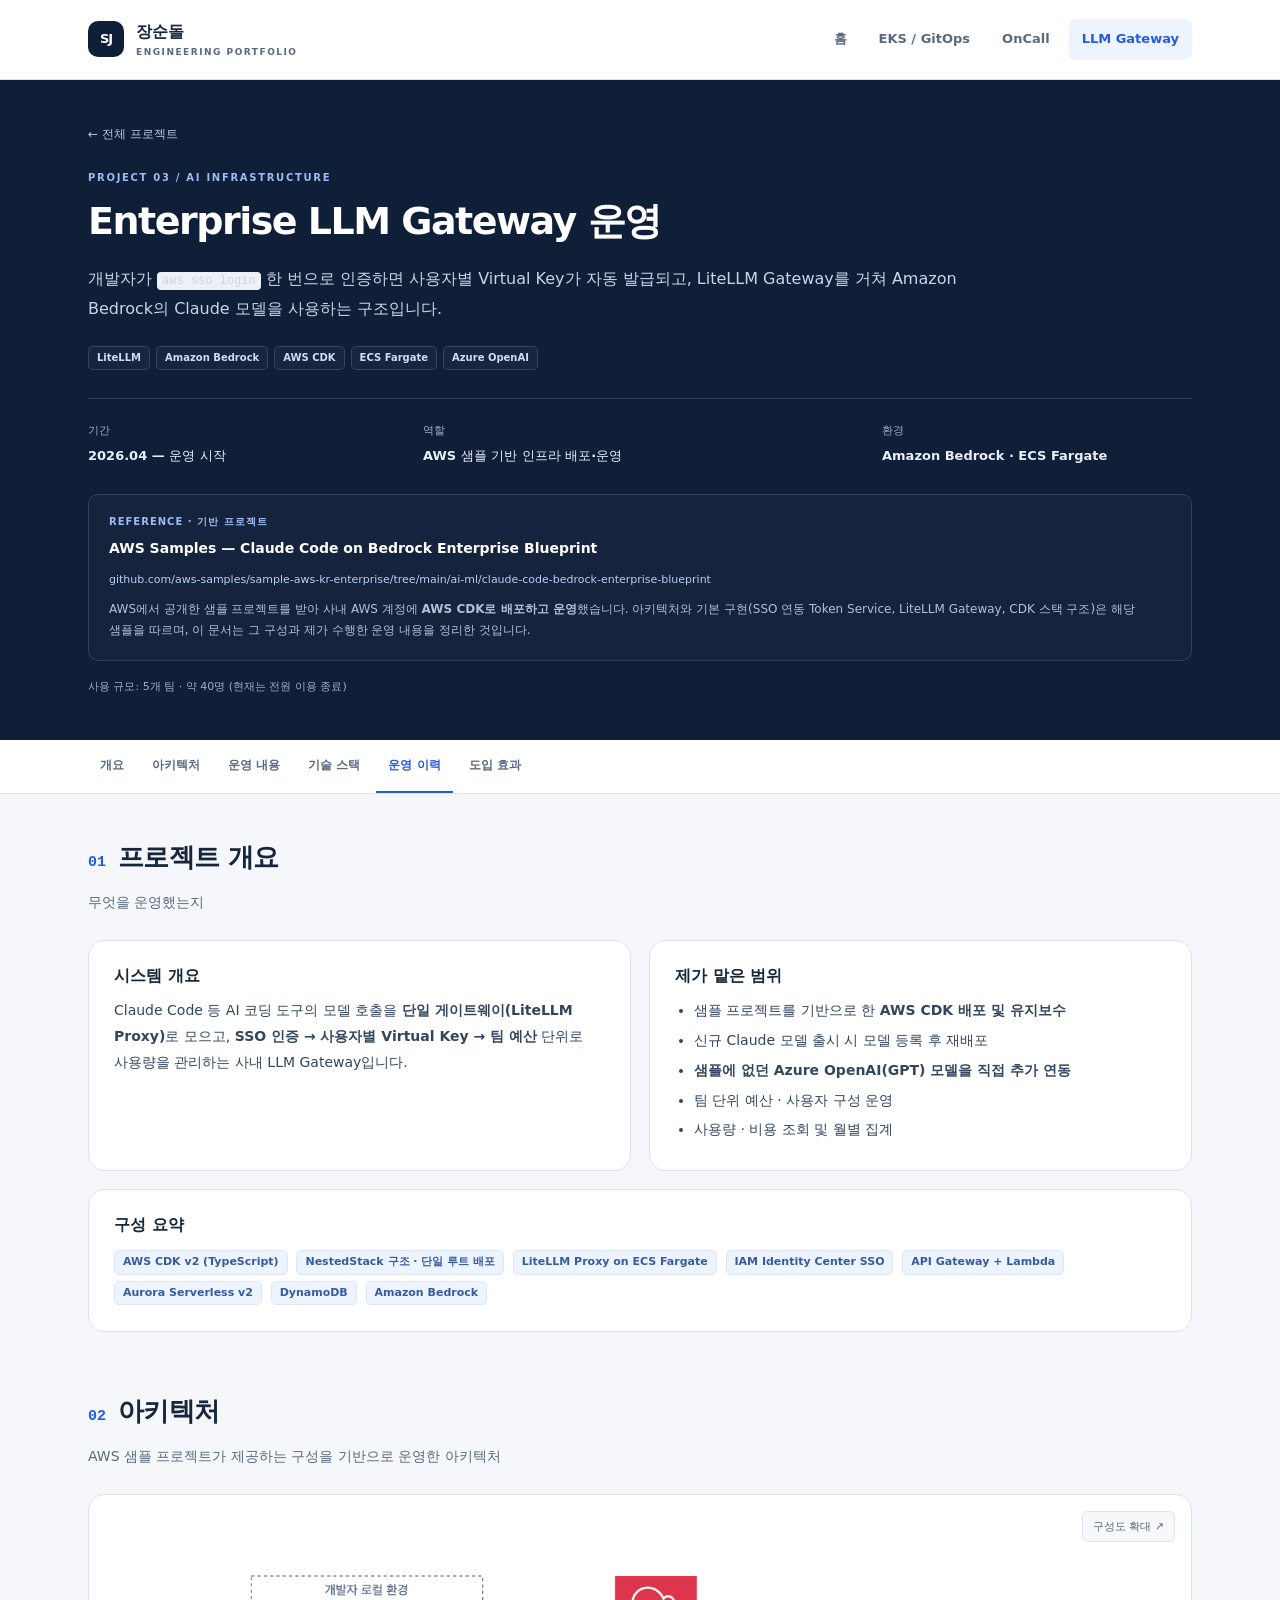
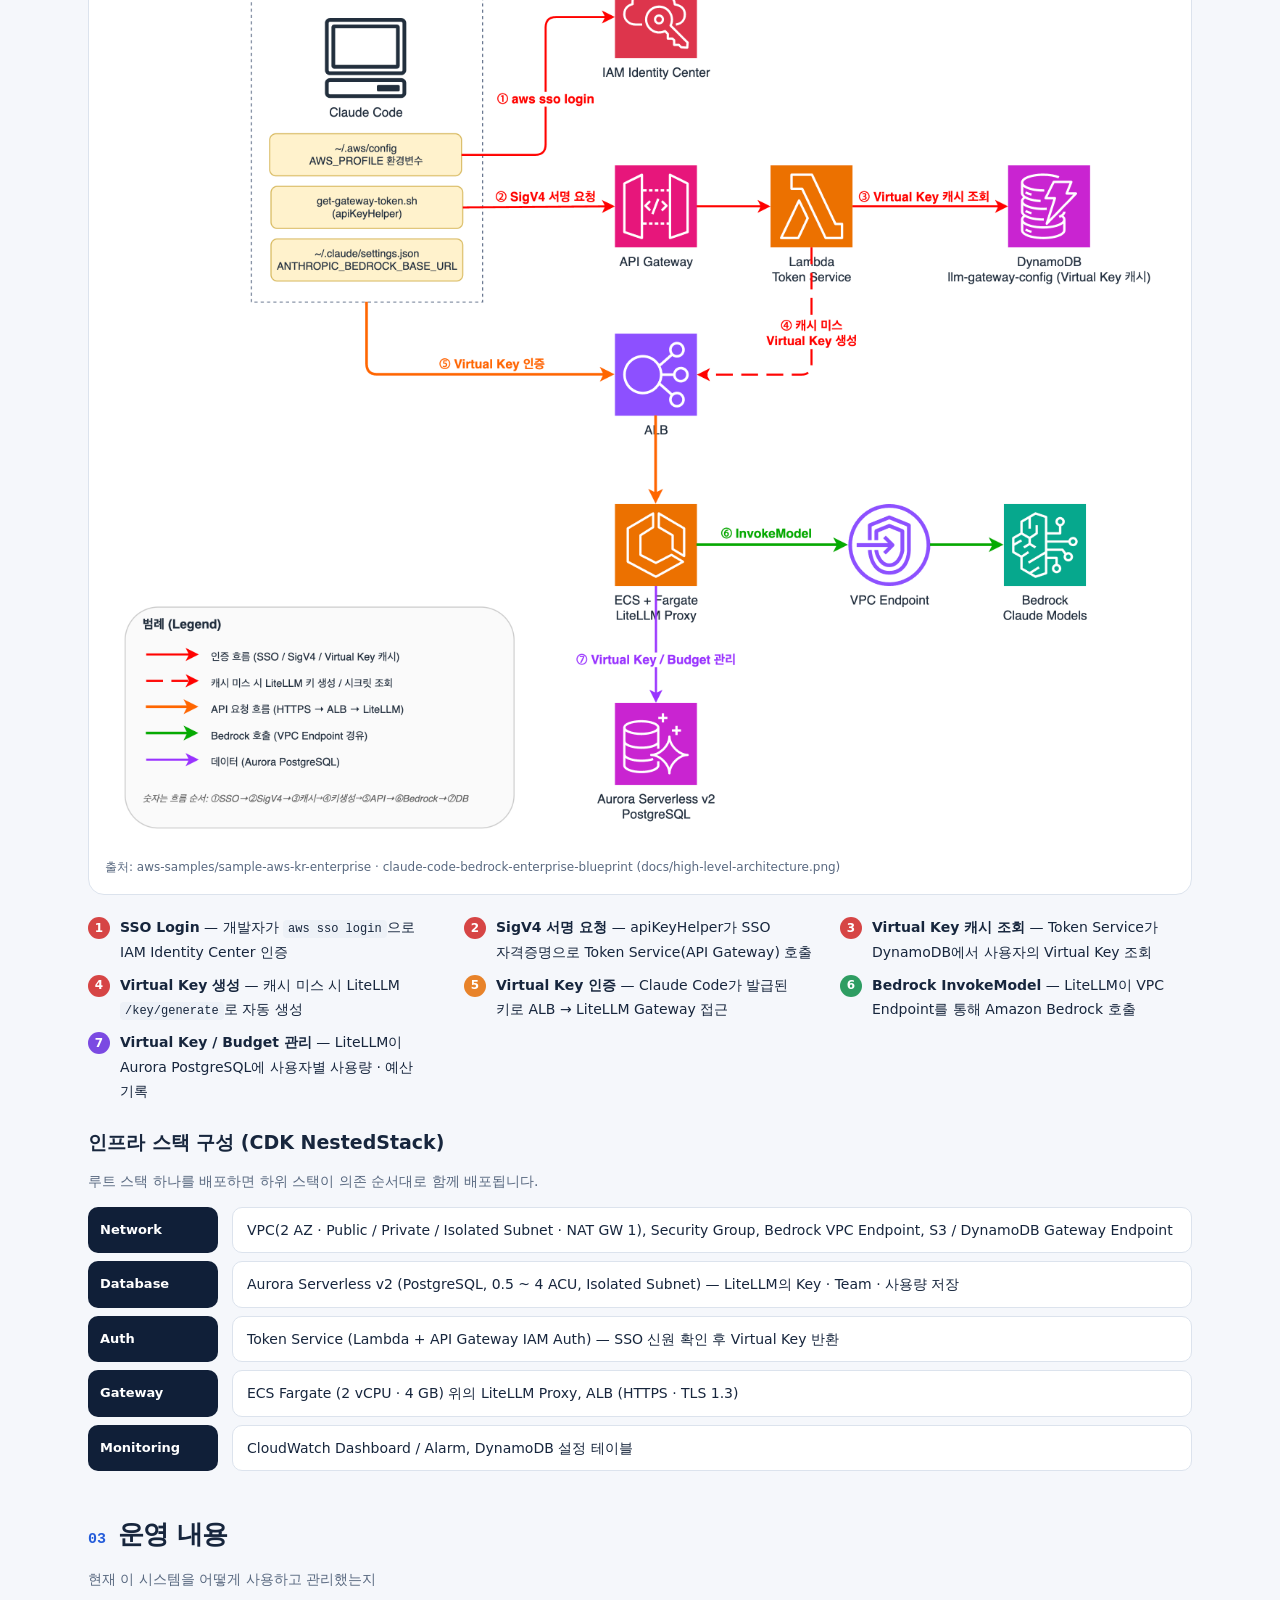
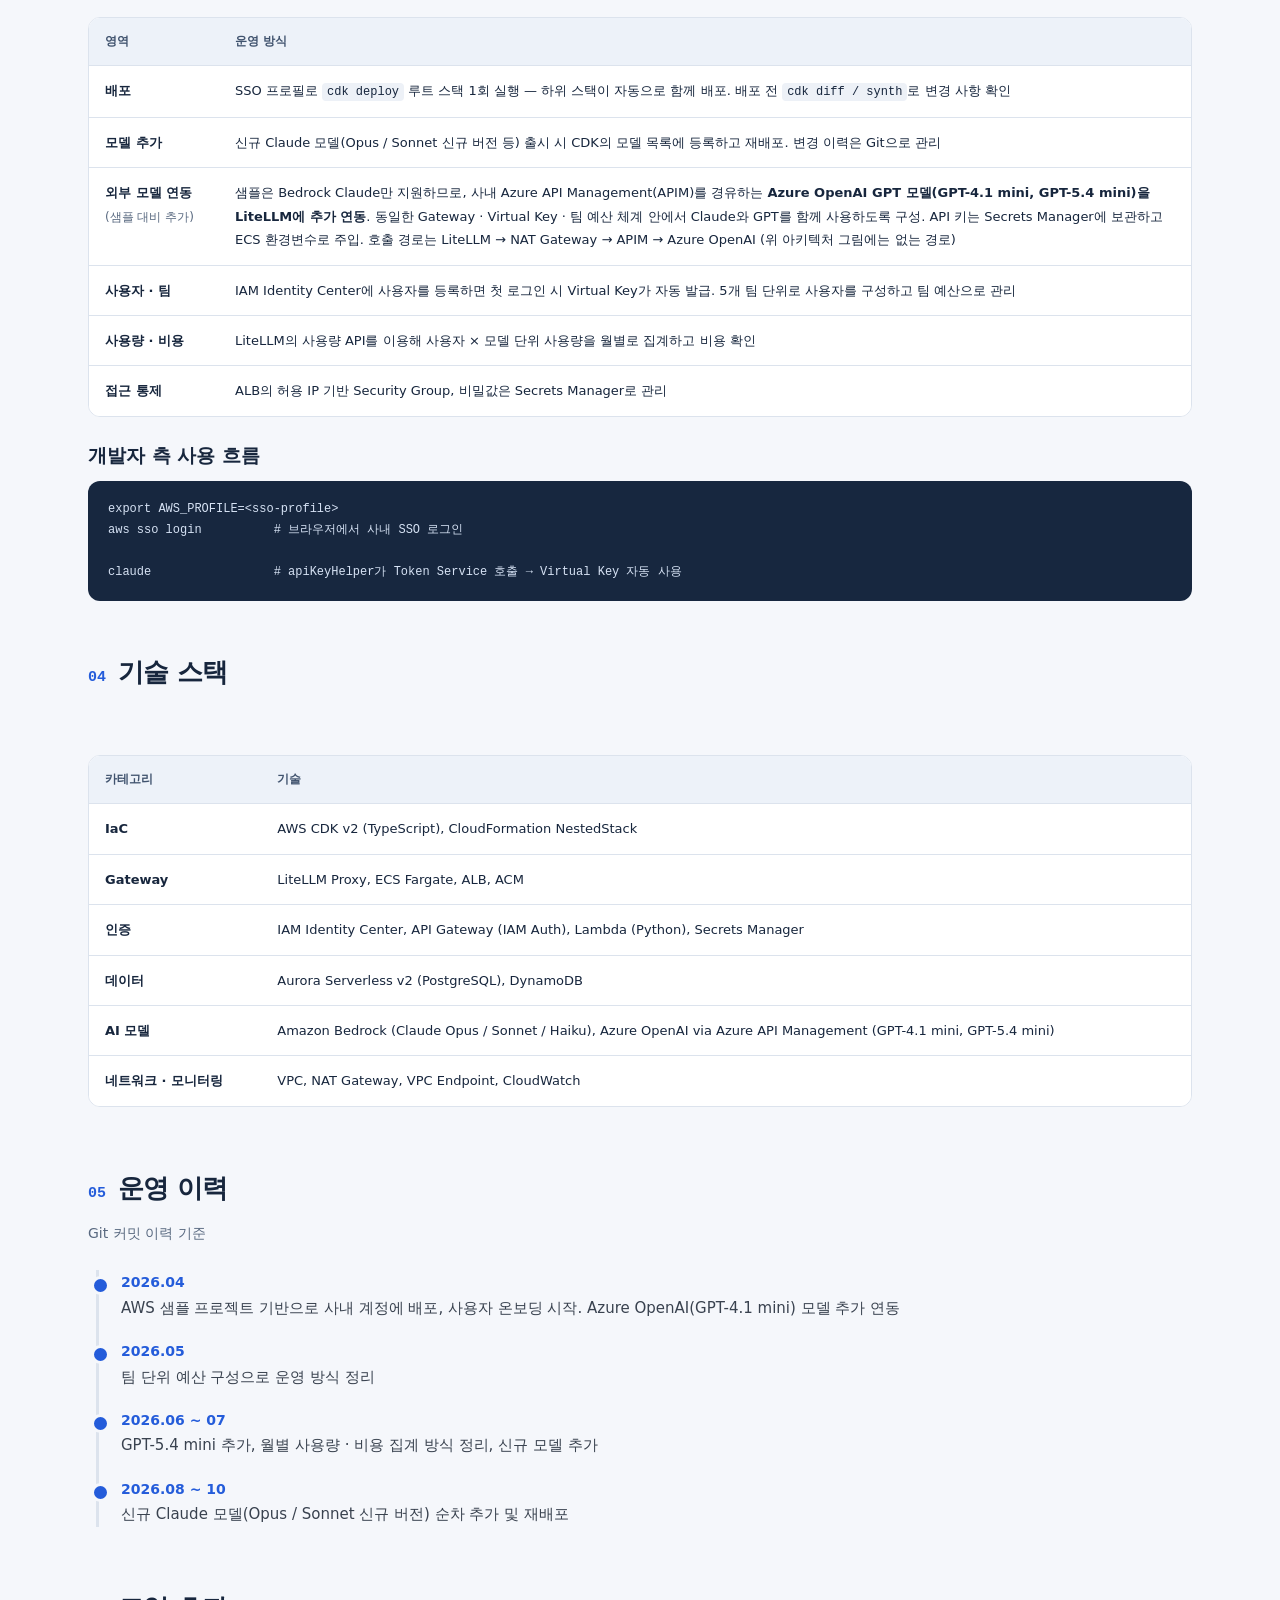
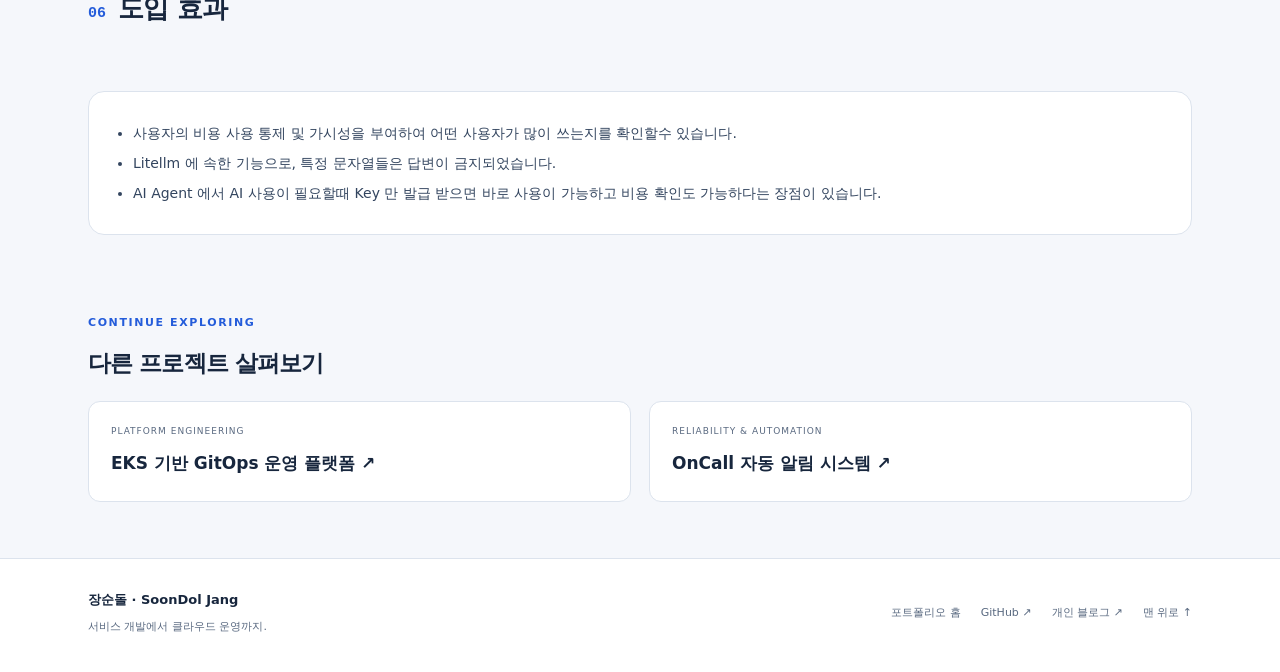
<file: projects/litellm.html>
<!doctype html>
<html lang="ko"><head><meta charset="utf-8"><meta name="viewport" content="width=device-width,initial-scale=1"><meta name="description" content="장순돌의 클라우드 인프라 및 SRE 포트폴리오. EKS GitOps, 온콜 자동화, LLM Gateway 운영 경험."><title>Enterprise LLM Gateway 운영 · 장순돌</title><link rel="stylesheet" href="../assets/litellm.css"><link rel="stylesheet" href="../assets/site.css"><script src="../assets/site.js" defer></script></head><body id="top" class="project-page project-litellm"><a class="skip-link" href="#main-content">본문으로 이동</a><nav class="site-nav" aria-label="주요 메뉴"><div class="site-nav-inner"><a class="identity" href="../index.html"><span class="identity-mark" aria-hidden="true">SJ</span><span>장순돌<span class="identity-sub">ENGINEERING PORTFOLIO</span></span></a><div class="site-links"><a href="../index.html">홈</a><a href="../projects/eks.html">EKS / GitOps</a><a href="../projects/oncall.html">OnCall</a><a aria-current="page" href="../projects/litellm.html">LLM Gateway</a></div></div></nav>

<header class="hero"><div class="wrap"><a class="back-link" href="../index.html#projects">← 전체 프로젝트</a><div class="eyebrow">PROJECT 03 / AI INFRASTRUCTURE</div><h1>Enterprise LLM Gateway 운영</h1><p class="lead">
      개발자가 <code>aws sso login</code> 한 번으로 인증하면 사용자별 Virtual Key가 자동 발급되고,
      LiteLLM Gateway를 거쳐 Amazon Bedrock의 Claude 모델을 사용하는 구조입니다.
    </p><div class="project-tags"><span>LiteLLM</span><span>Amazon Bedrock</span><span>AWS CDK</span><span>ECS Fargate</span><span>Azure OpenAI</span></div><div class="project-meta"><div><span>기간</span><b>2026.04 — 운영 시작</b></div><div><span>역할</span><b>AWS 샘플 기반 인프라 배포·운영</b></div><div><span>환경</span><b>Amazon Bedrock · ECS Fargate</b></div></div><div class="ref">
      <b class="t">Reference · 기반 프로젝트</b>
      <div class="name">AWS Samples — Claude Code on Bedrock Enterprise Blueprint</div>
      <a href="https://github.com/aws-samples/sample-aws-kr-enterprise/tree/main/ai-ml/claude-code-bedrock-enterprise-blueprint" target="_blank" rel="noopener noreferrer">github.com/aws-samples/sample-aws-kr-enterprise/tree/main/ai-ml/claude-code-bedrock-enterprise-blueprint</a>
      <p>
        AWS에서 공개한 샘플 프로젝트를 받아 사내 AWS 계정에 <b>AWS CDK로 배포하고 운영</b>했습니다.
        아키텍처와 기본 구현(SSO 연동 Token Service, LiteLLM Gateway, CDK 스택 구조)은 해당 샘플을 따르며,
        이 문서는 그 구성과 제가 수행한 운영 내용을 정리한 것입니다.
      </p>
    </div>

    </div><div class="wrap extra-meta">사용 규모: 5개 팀 · 약 40명 (현재는 전원 이용 종료)</div></header>

<nav class="toc" aria-label="프로젝트 목차">
  <div class="wrap">
    <a href="#overview">개요</a>
    <a href="#architecture">아키텍처</a>
    <a href="#ops">운영 내용</a>
    <a href="#stack">기술 스택</a>
    <a href="#timeline">운영 이력</a>
    <a href="#impact">도입 효과</a>
  </div>
</nav>

<main id="main-content" class="wrap">

<!-- ============================ 1. 개요 ============================ -->
<section id="overview">
  <h2><span class="no">01</span>프로젝트 개요</h2>
  <p class="section-desc">무엇을 운영했는지</p>

  <div class="grid2">
    <div class="card">
      <h4>시스템 개요</h4>
      <p>
        Claude Code 등 AI 코딩 도구의 모델 호출을 <b>단일 게이트웨이(LiteLLM Proxy)</b>로 모으고,
        <b>SSO 인증 → 사용자별 Virtual Key → 팀 예산</b> 단위로 사용량을 관리하는 사내 LLM Gateway입니다.
      </p>
    </div>
    <div class="card">
      <h4>제가 맡은 범위</h4>
      <ul>
        <li>샘플 프로젝트를 기반으로 한 <b>AWS CDK 배포 및 유지보수</b></li>
        <li>신규 Claude 모델 출시 시 모델 등록 후 재배포</li>
        <li><b>샘플에 없던 Azure OpenAI(GPT) 모델을 직접 추가 연동</b></li>
        <li>팀 단위 예산 · 사용자 구성 운영</li>
        <li>사용량 · 비용 조회 및 월별 집계</li>
      </ul>
    </div>
  </div>

  <div class="card">
    <h4>구성 요약</h4>
    <span class="tag">AWS CDK v2 (TypeScript)</span>
    <span class="tag">NestedStack 구조 · 단일 루트 배포</span>
    <span class="tag">LiteLLM Proxy on ECS Fargate</span>
    <span class="tag">IAM Identity Center SSO</span>
    <span class="tag">API Gateway + Lambda</span>
    <span class="tag">Aurora Serverless v2</span>
    <span class="tag">DynamoDB</span>
    <span class="tag">Amazon Bedrock</span>
  </div>
</section>

<!-- ============================ 2. 아키텍처 ============================ -->
<section id="architecture">
  <h2><span class="no">02</span>아키텍처</h2>
  <p class="section-desc">AWS 샘플 프로젝트가 제공하는 구성을 기반으로 운영한 아키텍처</p>

  <figure>
    <img src="../assets/litellm/high-level-architecture.png" alt="High Level Architecture">
    <figcaption>출처: aws-samples/sample-aws-kr-enterprise · claude-code-bedrock-enterprise-blueprint (docs/high-level-architecture.png)</figcaption>
  </figure>

  <div class="legend">
    <div><span class="num" style="background:#d64545">1</span><span><b>SSO Login</b> — 개발자가 <code>aws sso login</code>으로 IAM Identity Center 인증</span></div>
    <div><span class="num" style="background:#d64545">2</span><span><b>SigV4 서명 요청</b> — apiKeyHelper가 SSO 자격증명으로 Token Service(API Gateway) 호출</span></div>
    <div><span class="num" style="background:#d64545">3</span><span><b>Virtual Key 캐시 조회</b> — Token Service가 DynamoDB에서 사용자의 Virtual Key 조회</span></div>
    <div><span class="num" style="background:#d64545">4</span><span><b>Virtual Key 생성</b> — 캐시 미스 시 LiteLLM <code>/key/generate</code>로 자동 생성</span></div>
    <div><span class="num" style="background:#e8832a">5</span><span><b>Virtual Key 인증</b> — Claude Code가 발급된 키로 ALB → LiteLLM Gateway 접근</span></div>
    <div><span class="num" style="background:#2e9d62">6</span><span><b>Bedrock InvokeModel</b> — LiteLLM이 VPC Endpoint를 통해 Amazon Bedrock 호출</span></div>
    <div><span class="num" style="background:#7b4ae2">7</span><span><b>Virtual Key / Budget 관리</b> — LiteLLM이 Aurora PostgreSQL에 사용자별 사용량 · 예산 기록</span></div>
  </div>

  <h3>인프라 스택 구성 (CDK NestedStack)</h3>
  <p class="section-desc" style="margin-bottom:12px">루트 스택 하나를 배포하면 하위 스택이 의존 순서대로 함께 배포됩니다.</p>
  <div class="stack">
    <div class="layer"><div class="lbl">Network</div><div class="body">VPC(2 AZ · Public / Private / Isolated Subnet · NAT GW 1), Security Group, Bedrock VPC Endpoint, S3 / DynamoDB Gateway Endpoint</div></div>
    <div class="layer"><div class="lbl">Database</div><div class="body">Aurora Serverless v2 (PostgreSQL, 0.5 ~ 4 ACU, Isolated Subnet) — LiteLLM의 Key · Team · 사용량 저장</div></div>
    <div class="layer"><div class="lbl">Auth</div><div class="body">Token Service (Lambda + API Gateway IAM Auth) — SSO 신원 확인 후 Virtual Key 반환</div></div>
    <div class="layer"><div class="lbl">Gateway</div><div class="body">ECS Fargate (2 vCPU · 4 GB) 위의 LiteLLM Proxy, ALB (HTTPS · TLS 1.3)</div></div>
    <div class="layer"><div class="lbl">Monitoring</div><div class="body">CloudWatch Dashboard / Alarm, DynamoDB 설정 테이블</div></div>
  </div>
</section>

<!-- ============================ 3. 운영 내용 ============================ -->
<section id="ops">
  <h2><span class="no">03</span>운영 내용</h2>
  <p class="section-desc">현재 이 시스템을 어떻게 사용하고 관리했는지</p>

  <div class="table-scroll" tabindex="0" role="region" aria-label="상세 정보 표"><table>
    <thead><tr><th>영역</th><th>운영 방식</th></tr></thead>
    <tbody>
      <tr><td>배포</td><td>SSO 프로필로 <code>cdk deploy</code> 루트 스택 1회 실행 — 하위 스택이 자동으로 함께 배포. 배포 전 <code>cdk diff / synth</code>로 변경 사항 확인</td></tr>
      <tr><td>모델 추가</td><td>신규 Claude 모델(Opus / Sonnet 신규 버전 등) 출시 시 CDK의 모델 목록에 등록하고 재배포. 변경 이력은 Git으로 관리</td></tr>
      <tr><td>외부 모델 연동<br><span style="font-weight:400;color:var(--sub);font-size:12px">(샘플 대비 추가)</span></td><td>샘플은 Bedrock Claude만 지원하므로, 사내 Azure API Management(APIM)를 경유하는 <b>Azure OpenAI GPT 모델(GPT-4.1 mini, GPT-5.4 mini)을 LiteLLM에 추가 연동</b>. 동일한 Gateway · Virtual Key · 팀 예산 체계 안에서 Claude와 GPT를 함께 사용하도록 구성. API 키는 Secrets Manager에 보관하고 ECS 환경변수로 주입. 호출 경로는 LiteLLM → NAT Gateway → APIM → Azure OpenAI (위 아키텍처 그림에는 없는 경로)</td></tr>
      <tr><td>사용자 · 팀</td><td>IAM Identity Center에 사용자를 등록하면 첫 로그인 시 Virtual Key가 자동 발급. 5개 팀 단위로 사용자를 구성하고 팀 예산으로 관리</td></tr>
      <tr><td>사용량 · 비용</td><td>LiteLLM의 사용량 API를 이용해 사용자 × 모델 단위 사용량을 월별로 집계하고 비용 확인</td></tr>
      <tr><td>접근 통제</td><td>ALB의 허용 IP 기반 Security Group, 비밀값은 Secrets Manager로 관리</td></tr>
    </tbody>
  </table></div>

  <h3>개발자 측 사용 흐름</h3>
<pre>export AWS_PROFILE=&lt;sso-profile&gt;
aws sso login          # 브라우저에서 사내 SSO 로그인

claude                 # apiKeyHelper가 Token Service 호출 → Virtual Key 자동 사용</pre>
</section>

<!-- ============================ 4. 기술 스택 ============================ -->
<section id="stack">
  <h2><span class="no">04</span>기술 스택</h2>
  <p class="section-desc">&nbsp;</p>
  <div class="table-scroll" tabindex="0" role="region" aria-label="상세 정보 표"><table>
    <thead><tr><th>카테고리</th><th>기술</th></tr></thead>
    <tbody>
      <tr><td>IaC</td><td>AWS CDK v2 (TypeScript), CloudFormation NestedStack</td></tr>
      <tr><td>Gateway</td><td>LiteLLM Proxy, ECS Fargate, ALB, ACM</td></tr>
      <tr><td>인증</td><td>IAM Identity Center, API Gateway (IAM Auth), Lambda (Python), Secrets Manager</td></tr>
      <tr><td>데이터</td><td>Aurora Serverless v2 (PostgreSQL), DynamoDB</td></tr>
      <tr><td>AI 모델</td><td>Amazon Bedrock (Claude Opus / Sonnet / Haiku), Azure OpenAI via Azure API Management (GPT-4.1 mini, GPT-5.4 mini)</td></tr>
      <tr><td>네트워크 · 모니터링</td><td>VPC, NAT Gateway, VPC Endpoint, CloudWatch</td></tr>
    </tbody>
  </table></div>
</section>

<!-- ============================ 5. 운영 이력 ============================ -->
<section id="timeline">
  <h2><span class="no">05</span>운영 이력</h2>
  <p class="section-desc">Git 커밋 이력 기준</p>
  <div class="timeline">
    <div class="tl"><div class="d">2026.04</div><div class="t">AWS 샘플 프로젝트 기반으로 사내 계정에 배포, 사용자 온보딩 시작. Azure OpenAI(GPT-4.1 mini) 모델 추가 연동</div></div>
    <div class="tl"><div class="d">2026.05</div><div class="t">팀 단위 예산 구성으로 운영 방식 정리</div></div>
    <div class="tl"><div class="d">2026.06 ~ 07</div><div class="t">GPT-5.4 mini 추가, 월별 사용량 · 비용 집계 방식 정리, 신규 모델 추가</div></div>
    <div class="tl"><div class="d">2026.08 ~ 10</div><div class="t">신규 Claude 모델(Opus / Sonnet 신규 버전) 순차 추가 및 재배포</div></div>
  </div>
</section>

<!-- ============================ 6. 도입 효과 ============================ -->
<section id="impact">
  <h2><span class="no">06</span>도입 효과</h2>
  <p class="section-desc">&nbsp;</p>
  <!-- 이 섹션은 직접 작성 -->
  <div class="card impact-card">
    <ul>
      <li>사용자의 비용 사용 통제 및 가시성을 부여하여 어떤 사용자가 많이 쓰는지를 확인할수 있습니다.</li>
      <li>Litellm 에 속한 기능으로, 특정 문자열들은 답변이 금지되었습니다.</li>
      <li>AI Agent 에서 AI 사용이 필요할때 Key 만 발급 받으면 바로 사용이 가능하고 비용 확인도 가능하다는 장점이 있습니다.</li>
    </ul>
  </div>
</section>

</main>



<aside class="related-projects wrap" aria-label="다른 프로젝트"><p class="kicker">CONTINUE EXPLORING</p><h2>다른 프로젝트 살펴보기</h2><div class="related-grid"><a href="eks.html"><span>PLATFORM ENGINEERING</span><b>EKS 기반 GitOps 운영 플랫폼 ↗</b></a><a href="oncall.html"><span>RELIABILITY & AUTOMATION</span><b>OnCall 자동 알림 시스템 ↗</b></a></div></aside><footer class="site-footer"><div class="wrap footer-row"><div><b>장순돌 · SoonDol Jang</b><p>서비스 개발에서 클라우드 운영까지.</p></div><div class="footer-links"><a href="../index.html">포트폴리오 홈</a><a href="https://github.com/sdjang6253" target="_blank" rel="noopener noreferrer">GitHub ↗</a><a href="https://chingdong.tistory.com/" target="_blank" rel="noopener noreferrer">개인 블로그 ↗</a><a href="#top">맨 위로 ↑</a></div></div></footer></body></html>
</file>
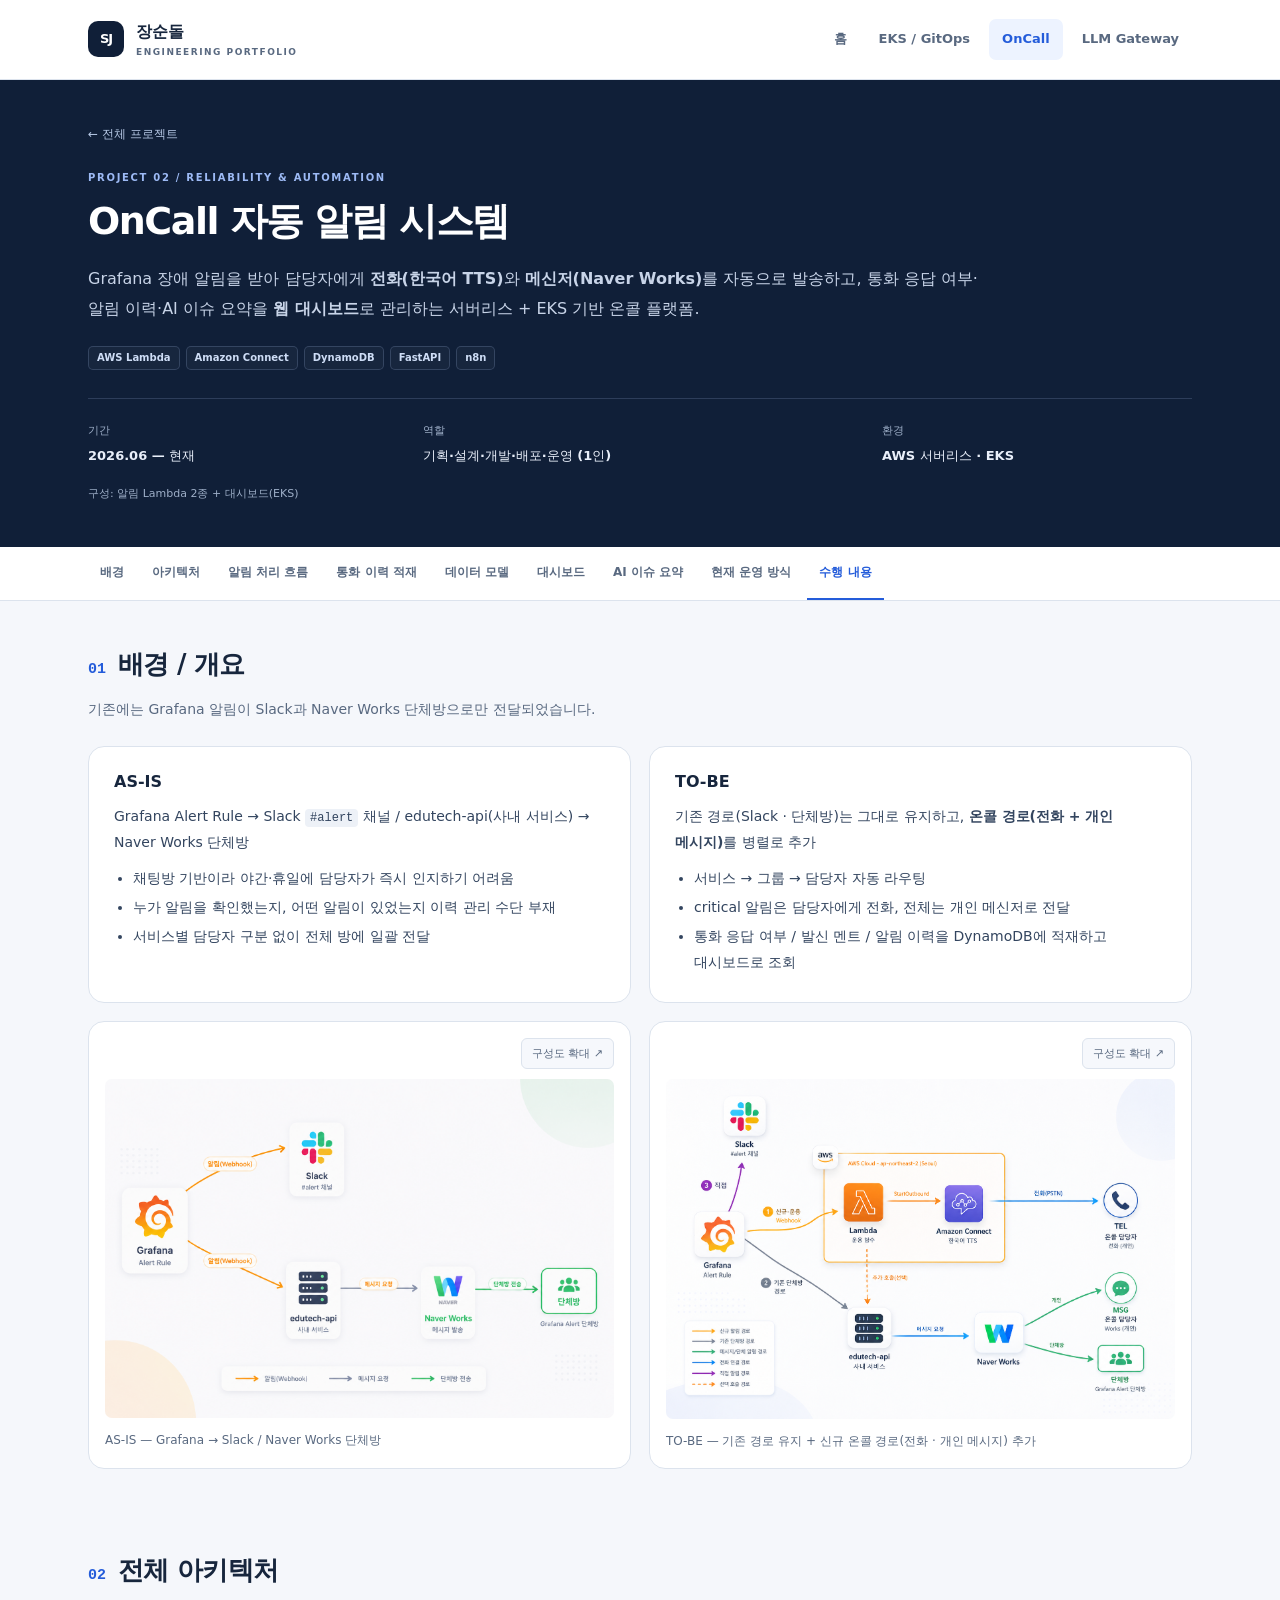
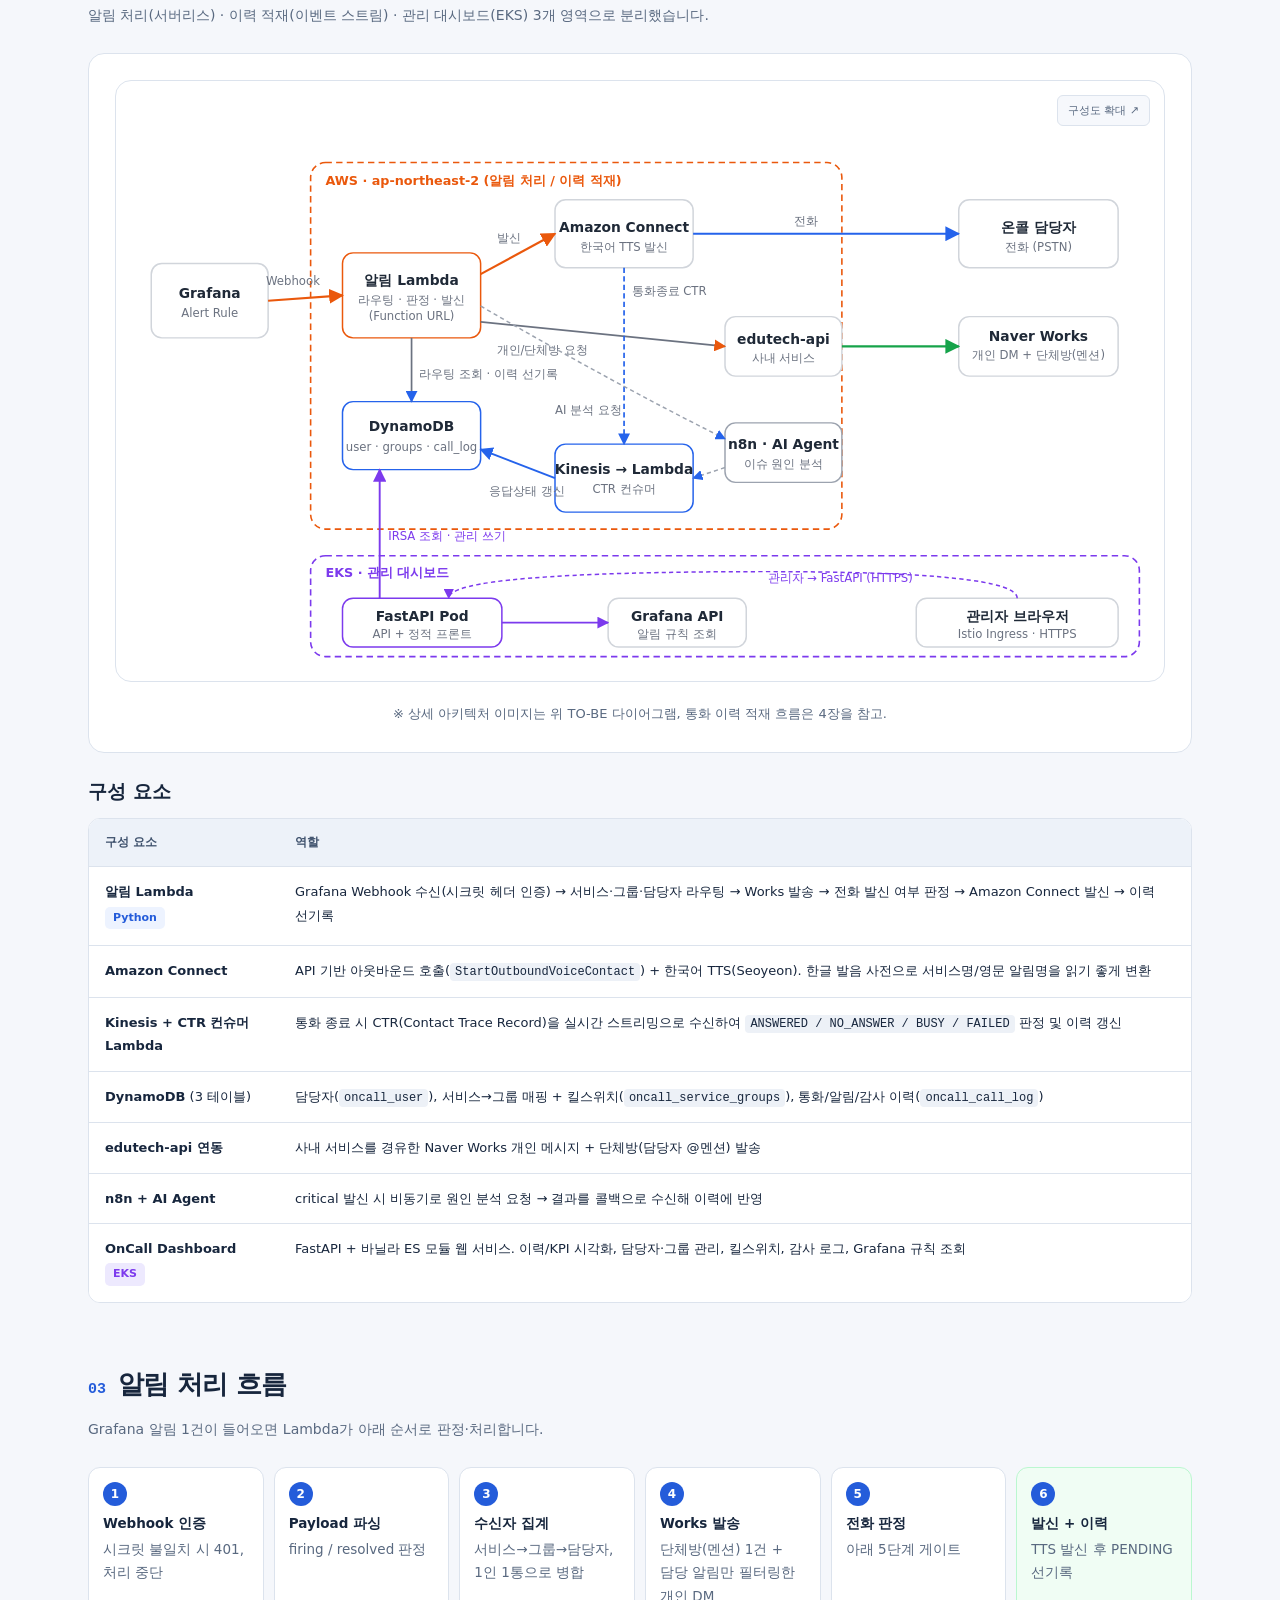
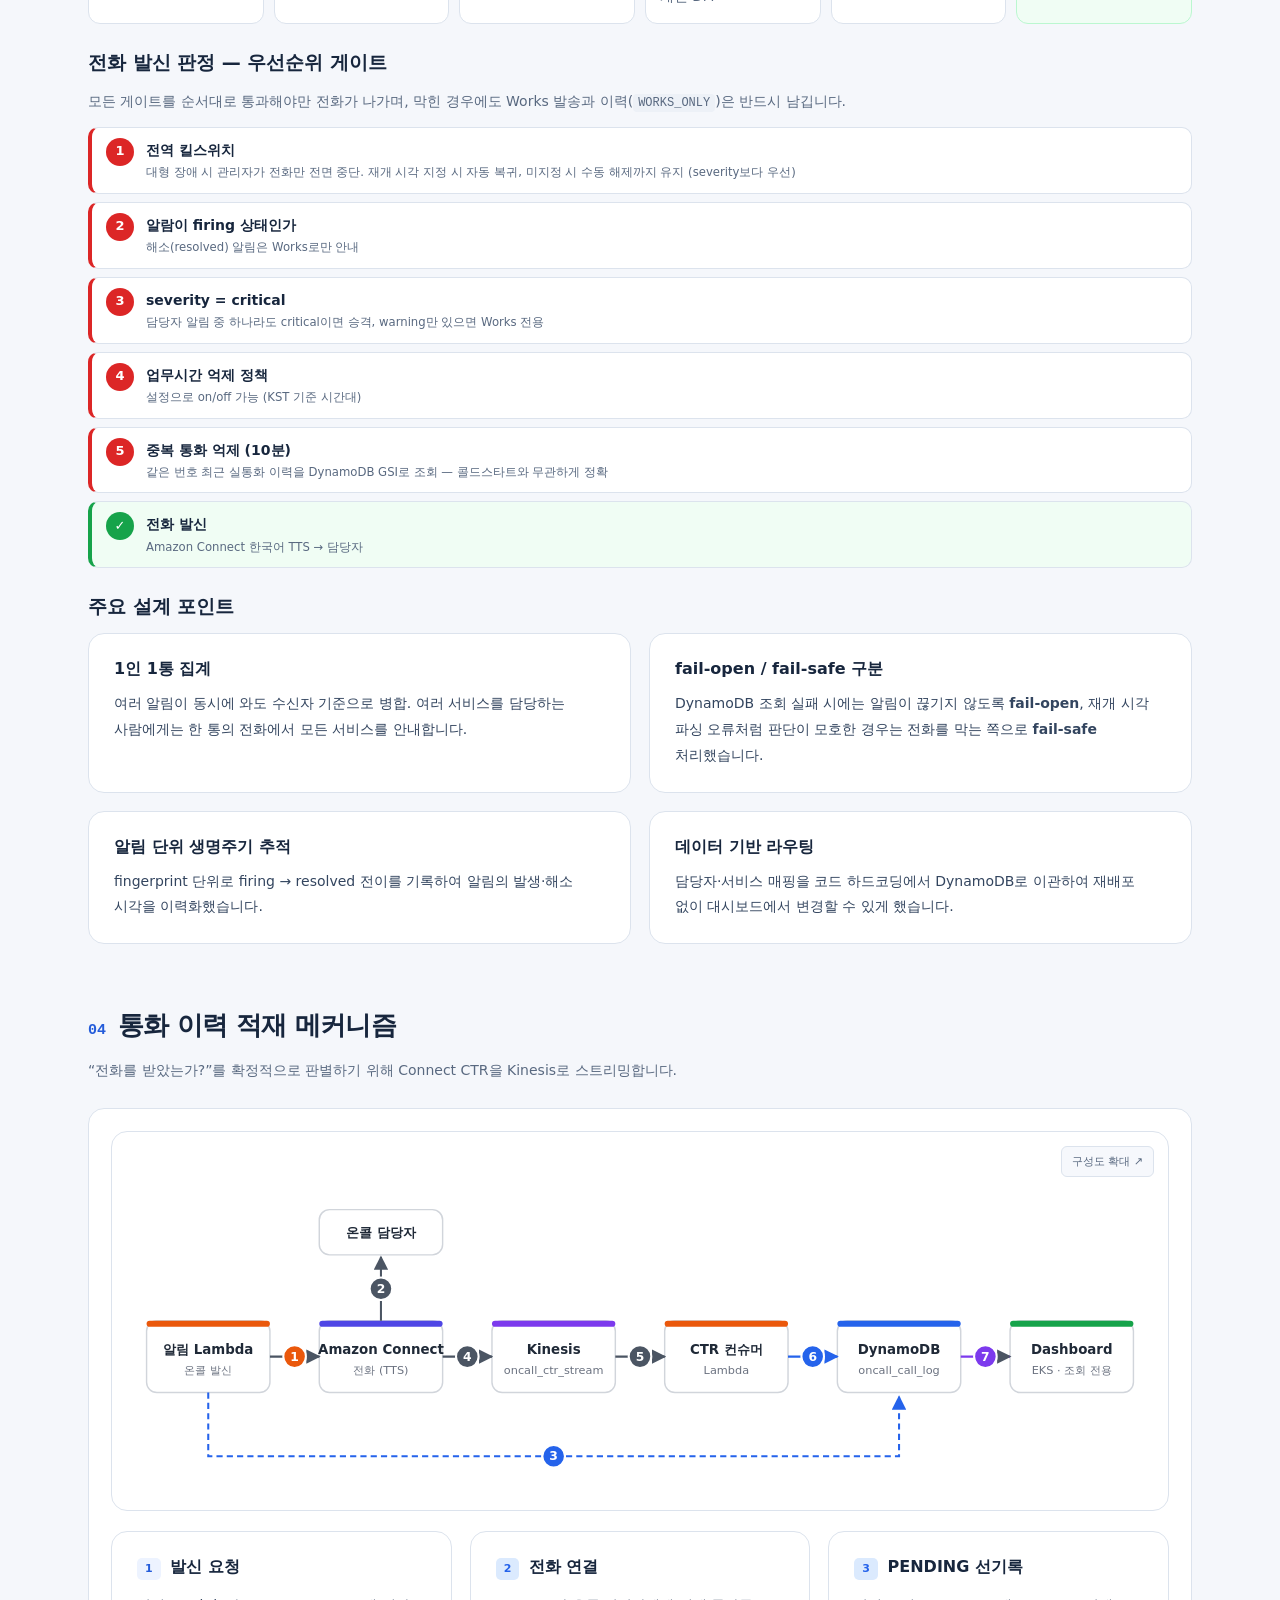
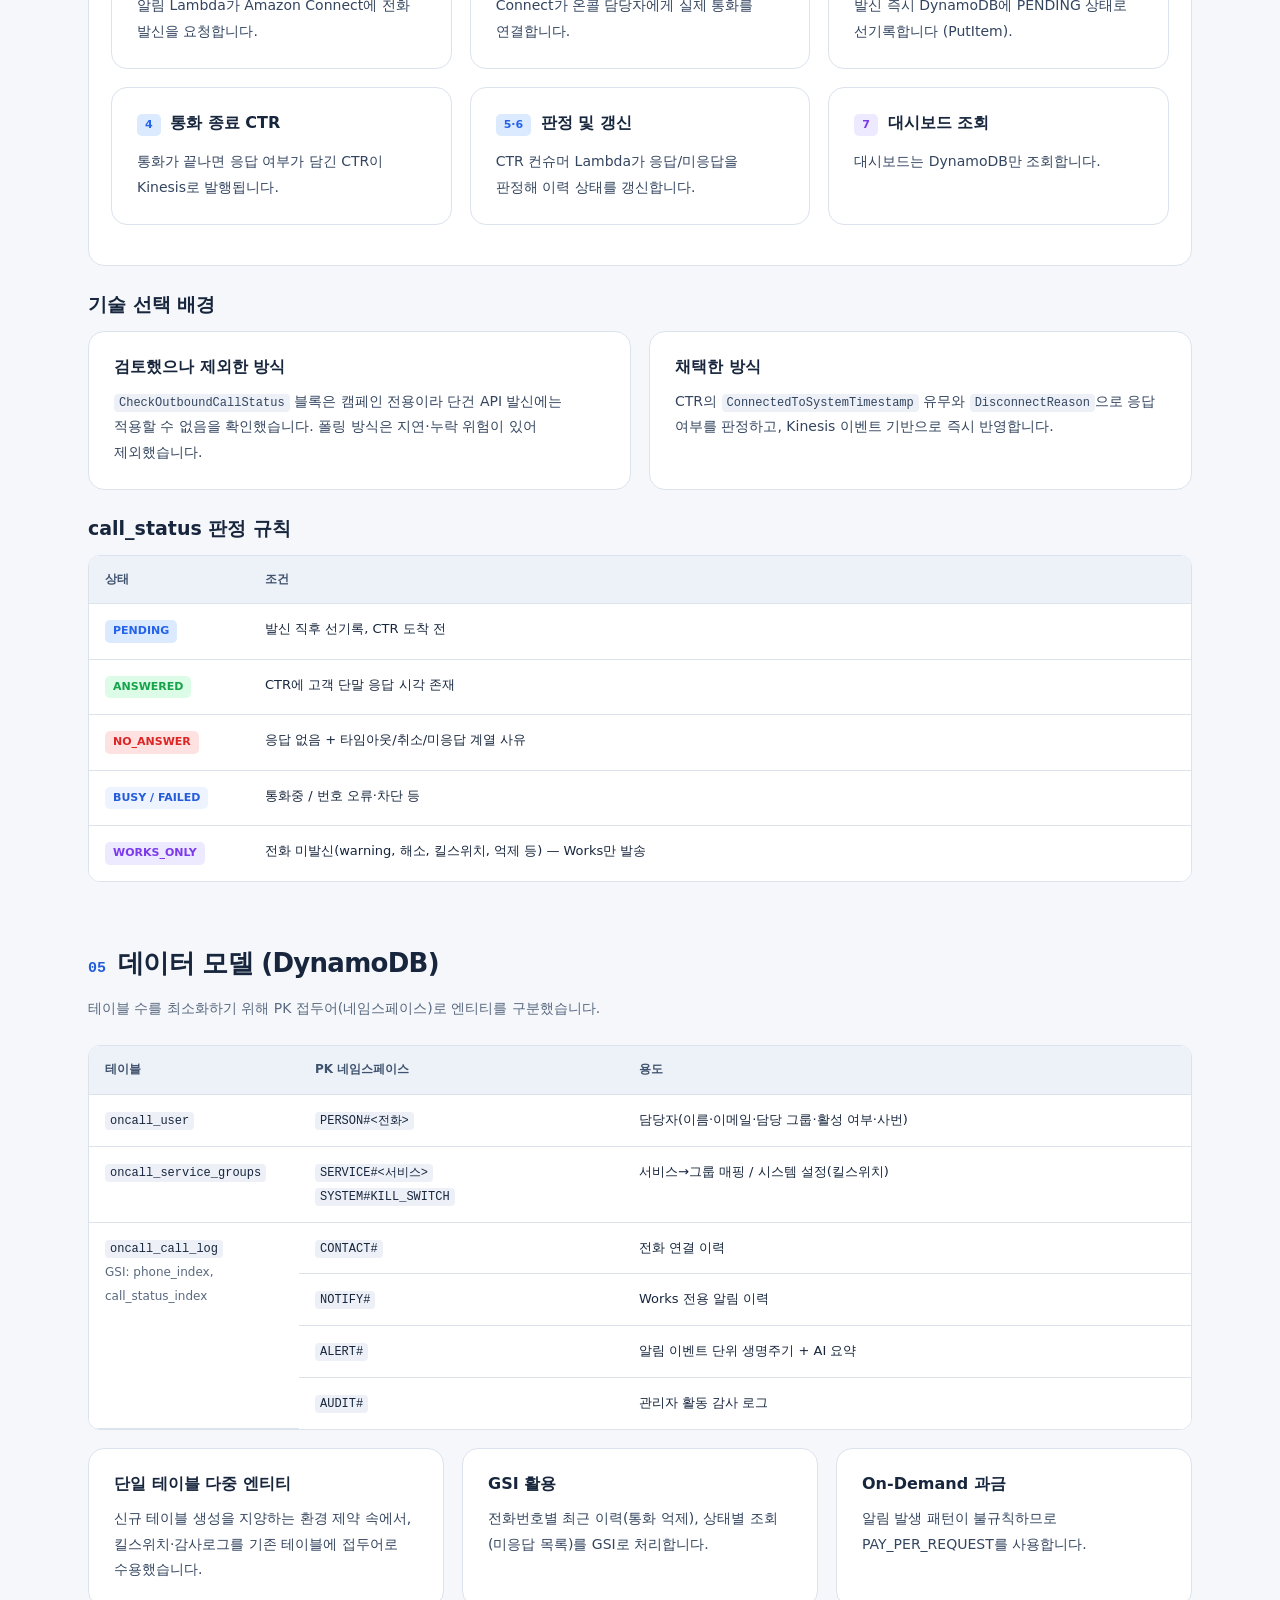
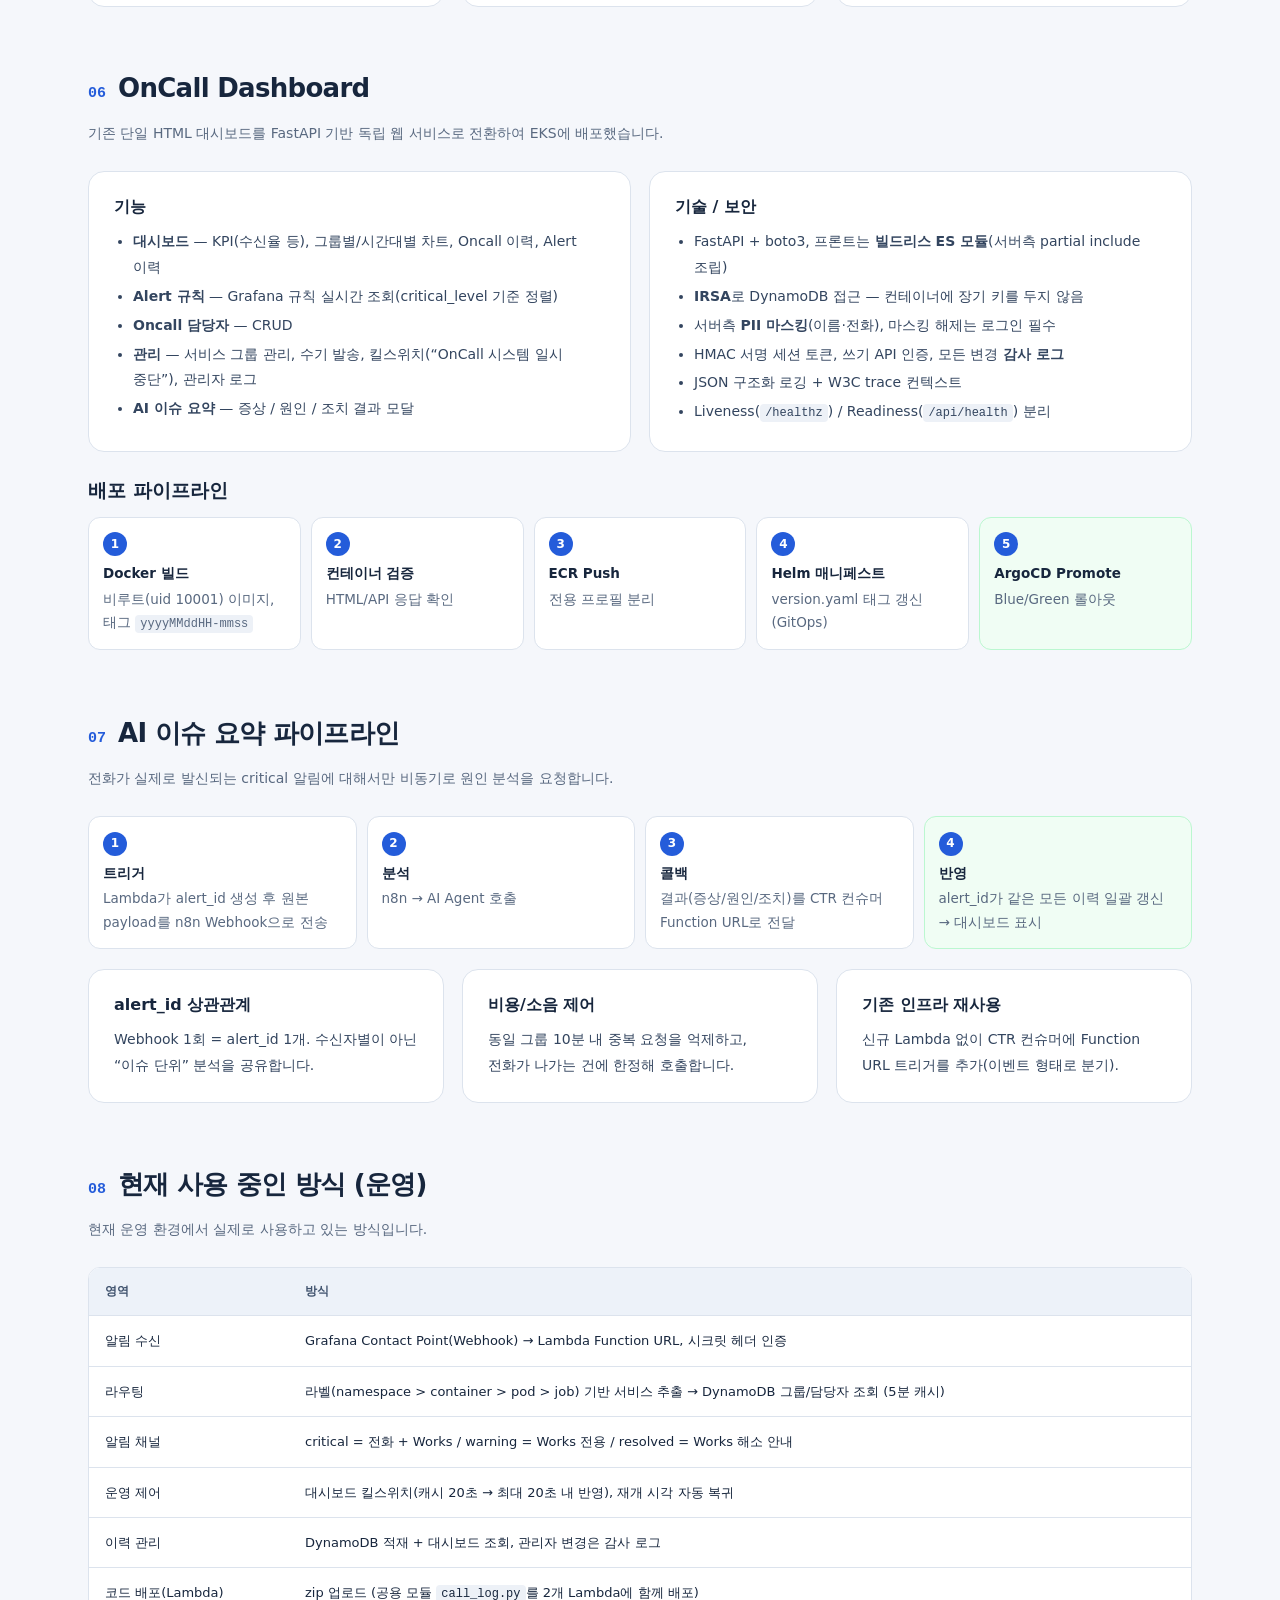
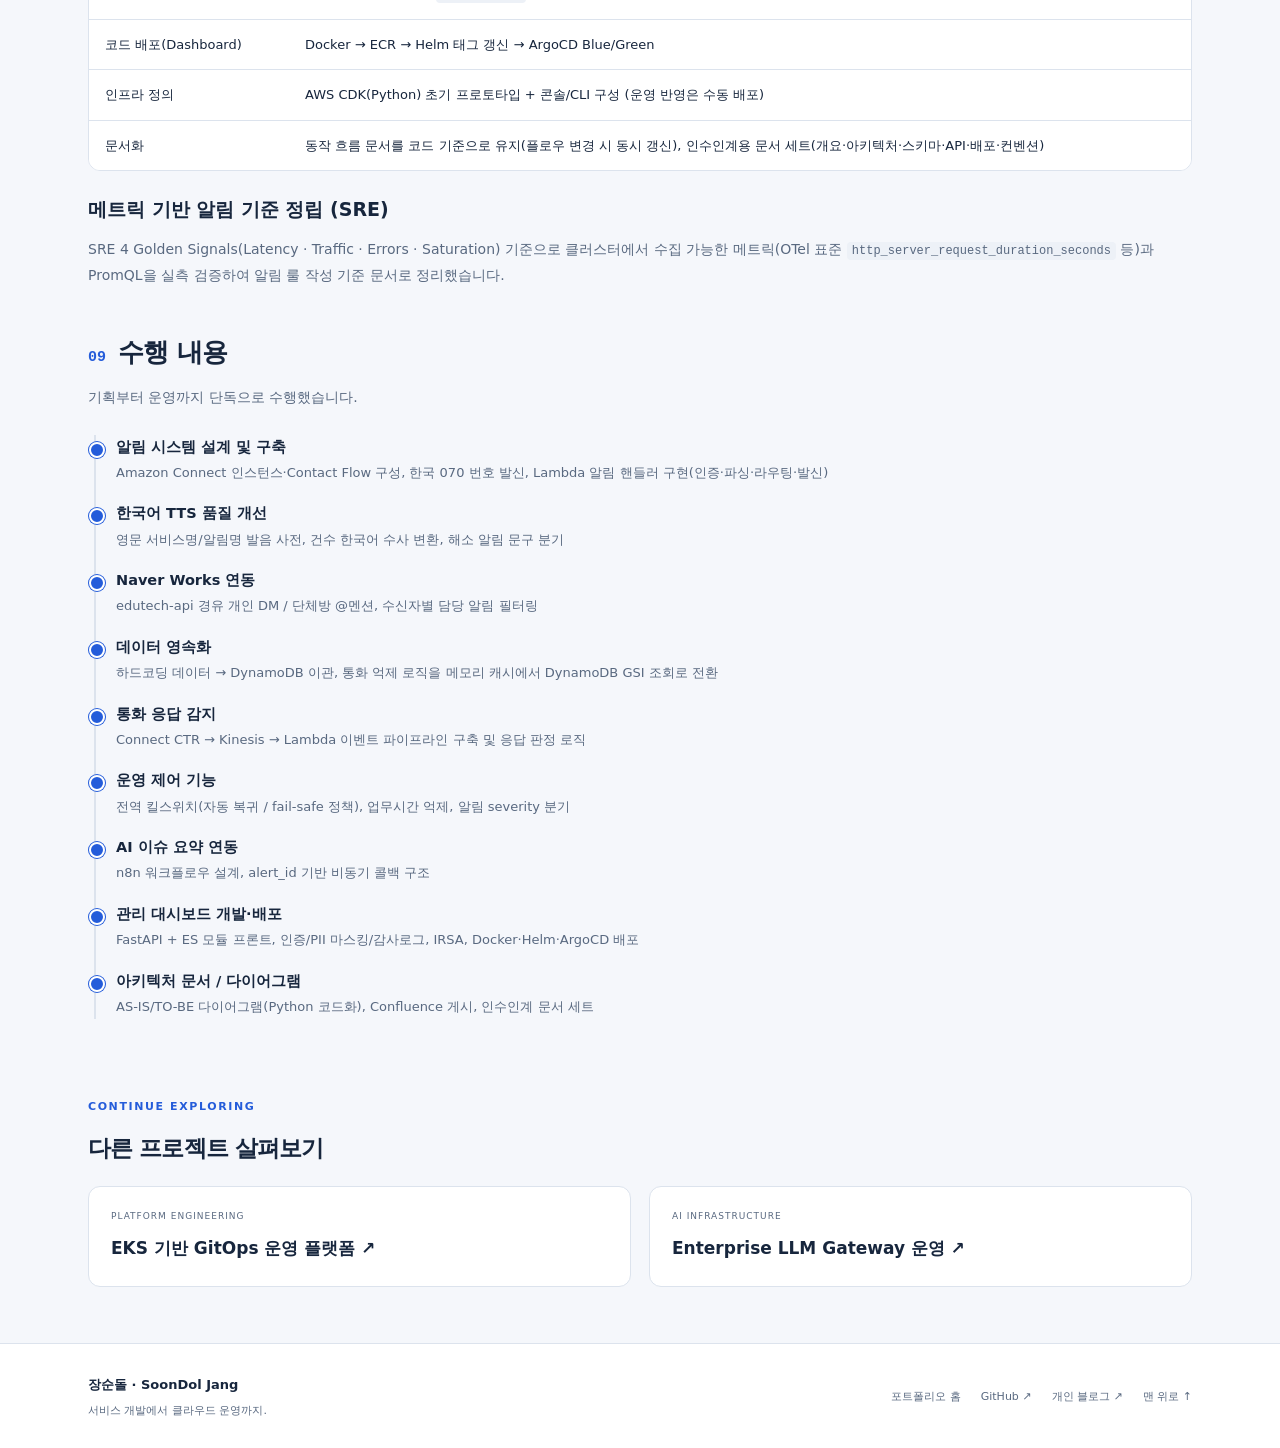
<file: projects/oncall.html>
<!doctype html>
<html lang="ko"><head><meta charset="utf-8"><meta name="viewport" content="width=device-width,initial-scale=1"><meta name="description" content="장순돌의 클라우드 인프라 및 SRE 포트폴리오. EKS GitOps, 온콜 자동화, LLM Gateway 운영 경험."><title>OnCall 자동 알림 시스템 · 장순돌</title><link rel="stylesheet" href="../assets/oncall.css"><link rel="stylesheet" href="../assets/site.css"><script src="../assets/site.js" defer></script></head><body id="top" class="project-page project-oncall"><a class="skip-link" href="#main-content">본문으로 이동</a><nav class="site-nav" aria-label="주요 메뉴"><div class="site-nav-inner"><a class="identity" href="../index.html"><span class="identity-mark" aria-hidden="true">SJ</span><span>장순돌<span class="identity-sub">ENGINEERING PORTFOLIO</span></span></a><div class="site-links"><a href="../index.html">홈</a><a href="../projects/eks.html">EKS / GitOps</a><a aria-current="page" href="../projects/oncall.html">OnCall</a><a href="../projects/litellm.html">LLM Gateway</a></div></div></nav>

<header class="hero"><div class="wrap"><a class="back-link" href="../index.html#projects">← 전체 프로젝트</a><div class="eyebrow">PROJECT 02 / RELIABILITY & AUTOMATION</div><h1>OnCall 자동 알림 시스템</h1><p class="lead">Grafana 장애 알림을 받아 담당자에게 <b>전화(한국어 TTS)</b>와 <b>메신저(Naver Works)</b>를 자동으로 발송하고,
      통화 응답 여부·알림 이력·AI 이슈 요약을 <b>웹 대시보드</b>로 관리하는 서버리스 + EKS 기반 온콜 플랫폼.</p><div class="project-tags"><span>AWS Lambda</span><span>Amazon Connect</span><span>DynamoDB</span><span>FastAPI</span><span>n8n</span></div><div class="project-meta"><div><span>기간</span><b>2026.06 — 현재</b></div><div><span>역할</span><b>기획·설계·개발·배포·운영 (1인)</b></div><div><span>환경</span><b>AWS 서버리스 · EKS</b></div></div></div><div class="wrap extra-meta">구성: 알림 Lambda 2종 + 대시보드(EKS)</div></header>

<nav class="toc" aria-label="프로젝트 목차">
  <div class="wrap">
    <a href="#background">배경</a>
    <a href="#architecture">아키텍처</a>
    <a href="#flow">알림 처리 흐름</a>
    <a href="#calllog">통화 이력 적재</a>
    <a href="#data">데이터 모델</a>
    <a href="#dashboard">대시보드</a>
    <a href="#ai">AI 이슈 요약</a>
    <a href="#ops">현재 운영 방식</a>
    <a href="#mywork">수행 내용</a>
  </div>
</nav>

<main id="main-content" class="wrap">

<!-- 1 -->
<section id="background">
  <h2><span class="no">01</span>배경 / 개요</h2>
  <p class="sub">기존에는 Grafana 알림이 Slack과 Naver Works 단체방으로만 전달되었습니다.</p>
  <div class="grid2">
    <div class="card">
      <h4>AS-IS</h4>
      <p>Grafana Alert Rule → Slack <code>#alert</code> 채널 / edutech-api(사내 서비스) → Naver Works 단체방</p>
      <ul>
        <li>채팅방 기반이라 야간·휴일에 담당자가 즉시 인지하기 어려움</li>
        <li>누가 알림을 확인했는지, 어떤 알림이 있었는지 이력 관리 수단 부재</li>
        <li>서비스별 담당자 구분 없이 전체 방에 일괄 전달</li>
      </ul>
    </div>
    <div class="card">
      <h4>TO-BE</h4>
      <p>기존 경로(Slack · 단체방)는 그대로 유지하고, <b>온콜 경로(전화 + 개인 메시지)</b>를 병렬로 추가</p>
      <ul>
        <li>서비스 → 그룹 → 담당자 자동 라우팅</li>
        <li>critical 알림은 담당자에게 전화, 전체는 개인 메신저로 전달</li>
        <li>통화 응답 여부 / 발신 멘트 / 알림 이력을 DynamoDB에 적재하고 대시보드로 조회</li>
      </ul>
    </div>
  </div>
  <div class="grid2" style="margin-top:16px">
    <figure><img src="../assets/oncall/architecture-asis.png" alt="AS-IS 아키텍처"><figcaption>AS-IS — Grafana → Slack / Naver Works 단체방</figcaption></figure>
    <figure><img src="../assets/oncall/architecture-tobe.png" alt="TO-BE 아키텍처"><figcaption>TO-BE — 기존 경로 유지 + 신규 온콜 경로(전화 · 개인 메시지) 추가</figcaption></figure>
  </div>
</section>

<!-- 2 -->
<section id="architecture">
  <h2><span class="no">02</span>전체 아키텍처</h2>
  <p class="sub">알림 처리(서버리스) · 이력 적재(이벤트 스트림) · 관리 대시보드(EKS) 3개 영역으로 분리했습니다.</p>

  <div class="card" style="padding:26px">
<figure class="inline-diagram"><div class="diagram"><svg viewBox="0 0 960 500" width="100%" role="img" aria-label="시스템 구성도" style="font-family:inherit">
  <defs>
    <marker id="ao" viewBox="0 0 10 10" refX="9" refY="5" markerWidth="7" markerHeight="7" orient="auto"><path d="M0 0L10 5L0 10z" fill="#ea580c"/></marker>
    <marker id="ab" viewBox="0 0 10 10" refX="9" refY="5" markerWidth="7" markerHeight="7" orient="auto"><path d="M0 0L10 5L0 10z" fill="#2563eb"/></marker>
    <marker id="ag" viewBox="0 0 10 10" refX="9" refY="5" markerWidth="7" markerHeight="7" orient="auto"><path d="M0 0L10 5L0 10z" fill="#16a34a"/></marker>
    <marker id="ap" viewBox="0 0 10 10" refX="9" refY="5" markerWidth="7" markerHeight="7" orient="auto"><path d="M0 0L10 5L0 10z" fill="#7c3aed"/></marker>
  </defs>
  <style>
    .bx{fill:#fff;stroke:#d1d5db;stroke-width:1.4}
    .t{font-size:13px;font-weight:700;fill:#1f2937;text-anchor:middle}
    .s{font-size:11px;fill:#6b7280;text-anchor:middle}
    .l{font-size:11px;fill:#6b7280}
    .zone{fill:none;stroke-width:1.5;stroke-dasharray:6 4}
  </style>

  <!-- zones -->
  <rect class="zone" x="170" y="25" width="500" height="345" rx="14" stroke="#ea580c"/>
  <text x="184" y="46" style="font-size:12px;font-weight:700;fill:#ea580c">AWS · ap-northeast-2 (알림 처리 / 이력 적재)</text>
  <rect class="zone" x="170" y="395" width="780" height="95" rx="14" stroke="#7c3aed"/>
  <text x="184" y="415" style="font-size:12px;font-weight:700;fill:#7c3aed">EKS · 관리 대시보드</text>

  <!-- nodes -->
  <rect class="bx" x="20" y="120" width="110" height="70" rx="10"/>
  <text class="t" x="75" y="152">Grafana</text><text class="s" x="75" y="170">Alert Rule</text>

  <rect class="bx" x="200" y="110" width="130" height="80" rx="10" style="stroke:#ea580c"/>
  <text class="t" x="265" y="140">알림 Lambda</text><text class="s" x="265" y="158">라우팅 · 판정 · 발신</text><text class="s" x="265" y="173">(Function URL)</text>

  <rect class="bx" x="400" y="60" width="130" height="64" rx="10"/>
  <text class="t" x="465" y="90">Amazon Connect</text><text class="s" x="465" y="108">한국어 TTS 발신</text>

  <rect class="bx" x="780" y="60" width="150" height="64" rx="10"/>
  <text class="t" x="855" y="90">온콜 담당자</text><text class="s" x="855" y="108">전화 (PSTN)</text>

  <rect class="bx" x="560" y="170" width="110" height="56" rx="10"/>
  <text class="t" x="615" y="196">edutech-api</text><text class="s" x="615" y="213">사내 서비스</text>

  <rect class="bx" x="780" y="170" width="150" height="56" rx="10"/>
  <text class="t" x="855" y="193">Naver Works</text><text class="s" x="855" y="210">개인 DM + 단체방(멘션)</text>

  <rect class="bx" x="200" y="250" width="130" height="64" rx="10" style="stroke:#2563eb"/>
  <text class="t" x="265" y="278">DynamoDB</text><text class="s" x="265" y="296">user · groups · call_log</text>

  <rect class="bx" x="400" y="290" width="130" height="64" rx="10" style="stroke:#2563eb"/>
  <text class="t" x="465" y="318">Kinesis → Lambda</text><text class="s" x="465" y="336">CTR 컨슈머</text>

  <rect class="bx" x="560" y="270" width="110" height="56" rx="10" style="stroke:#9ca3af"/>
  <text class="t" x="615" y="295">n8n · AI Agent</text><text class="s" x="615" y="312">이슈 원인 분석</text>

  <rect class="bx" x="200" y="435" width="150" height="46" rx="10" style="stroke:#7c3aed"/>
  <text class="t" x="275" y="456">FastAPI Pod</text><text class="s" x="275" y="472">API + 정적 프론트</text>
  <rect class="bx" x="450" y="435" width="130" height="46" rx="10"/>
  <text class="t" x="515" y="456">Grafana API</text><text class="s" x="515" y="472">알림 규칙 조회</text>
  <rect class="bx" x="740" y="435" width="190" height="46" rx="10"/>
  <text class="t" x="835" y="456">관리자 브라우저</text><text class="s" x="835" y="472">Istio Ingress · HTTPS</text>

  <!-- edges -->
  <path d="M130 155 L200 150" stroke="#ea580c" stroke-width="2" fill="none" marker-end="url(#ao)"/>
  <text class="l" x="128" y="140">Webhook</text>
  <path d="M330 130 L400 92" stroke="#ea580c" stroke-width="2" fill="none" marker-end="url(#ao)"/>
  <text class="l" x="345" y="100">발신</text>
  <path d="M530 92 L780 92" stroke="#2563eb" stroke-width="2" fill="none" marker-end="url(#ab)"/>
  <text class="l" x="625" y="84">전화</text>
  <path d="M330 175 L560 198" stroke="#6b7280" stroke-width="1.6" fill="none" marker-end="url(#ao)"/>
  <text class="l" x="345" y="205">개인/단체방 요청</text>
  <path d="M670 198 L780 198" stroke="#16a34a" stroke-width="2" fill="none" marker-end="url(#ag)"/>
  <path d="M265 190 L265 250" stroke="#6b7280" stroke-width="1.6" fill="none" marker-end="url(#ab)"/>
  <text class="l" x="272" y="228">라우팅 조회 · 이력 선기록</text>
  <path d="M465 124 L465 290" stroke="#2563eb" stroke-width="1.6" fill="none" stroke-dasharray="5 3" marker-end="url(#ab)"/>
  <text class="l" x="472" y="150">통화종료 CTR</text>
  <path d="M400 322 L330 295" stroke="#2563eb" stroke-width="1.8" fill="none" marker-end="url(#ab)"/>
  <text class="l" x="338" y="338">응답상태 갱신</text>
  <path d="M235 435 L235 314" stroke="#7c3aed" stroke-width="1.8" fill="none" marker-end="url(#ap)"/>
  <text class="l" x="243" y="380" style="fill:#7c3aed">IRSA 조회 · 관리 쓰기</text>
  <path d="M350 458 L450 458" stroke="#7c3aed" stroke-width="1.6" fill="none" marker-end="url(#ap)"/>
  <text class="l" x="600" y="420" style="fill:#7c3aed">관리자 → FastAPI (HTTPS)</text>
  <path d="M835 435 Q 835 410 600 410 Q 300 410 300 435" stroke="#7c3aed" stroke-width="1.4" fill="none" stroke-dasharray="4 3" marker-end="url(#ap)"/>
  <path d="M330 160 Q 450 230 560 285" stroke="#9ca3af" stroke-width="1.4" fill="none" stroke-dasharray="4 3" marker-end="url(#ab)"/>
  <text class="l" x="400" y="262" style="fill:#6b7280">AI 분석 요청</text>
  <path d="M560 312 L530 322" stroke="#9ca3af" stroke-width="1.4" fill="none" stroke-dasharray="4 3" marker-end="url(#ab)"/>
</svg></div></figure>
    <p style="margin-top:10px;font-size:13px;color:var(--muted);text-align:center">※ 상세 아키텍처 이미지는 위 TO-BE 다이어그램, 통화 이력 적재 흐름은 4장을 참고.</p>
  </div>

  <h3>구성 요소</h3>
  <div class="table-scroll" tabindex="0" role="region" aria-label="상세 정보 표"><table>
    <tr><th style="width:190px">구성 요소</th><th>역할</th></tr>
    <tr><td><b>알림 Lambda</b><br><span class="badge b-or">Python</span></td><td>Grafana Webhook 수신(시크릿 헤더 인증) → 서비스·그룹·담당자 라우팅 → Works 발송 → 전화 발신 여부 판정 → Amazon Connect 발신 → 이력 선기록</td></tr>
    <tr><td><b>Amazon Connect</b></td><td>API 기반 아웃바운드 호출(<code>StartOutboundVoiceContact</code>) + 한국어 TTS(Seoyeon). 한글 발음 사전으로 서비스명/영문 알림명을 읽기 좋게 변환</td></tr>
    <tr><td><b>Kinesis + CTR 컨슈머 Lambda</b></td><td>통화 종료 시 CTR(Contact Trace Record)을 실시간 스트리밍으로 수신하여 <code>ANSWERED / NO_ANSWER / BUSY / FAILED</code> 판정 및 이력 갱신</td></tr>
    <tr><td><b>DynamoDB</b> (3 테이블)</td><td>담당자(<code>oncall_user</code>), 서비스→그룹 매핑 + 킬스위치(<code>oncall_service_groups</code>), 통화/알림/감사 이력(<code>oncall_call_log</code>)</td></tr>
    <tr><td><b>edutech-api 연동</b></td><td>사내 서비스를 경유한 Naver Works 개인 메시지 + 단체방(담당자 @멘션) 발송</td></tr>
    <tr><td><b>n8n + AI Agent</b></td><td>critical 발신 시 비동기로 원인 분석 요청 → 결과를 콜백으로 수신해 이력에 반영</td></tr>
    <tr><td><b>OnCall Dashboard</b><br><span class="badge b-pu">EKS</span></td><td>FastAPI + 바닐라 ES 모듈 웹 서비스. 이력/KPI 시각화, 담당자·그룹 관리, 킬스위치, 감사 로그, Grafana 규칙 조회</td></tr>
  </table></div>
</section>

<!-- 3 -->
<section id="flow">
  <h2><span class="no">03</span>알림 처리 흐름</h2>
  <p class="sub">Grafana 알림 1건이 들어오면 Lambda가 아래 순서로 판정·처리합니다.</p>

  <div class="flow">
    <div class="step"><div class="n">1</div><b>Webhook 인증</b><span>시크릿 불일치 시 401, 처리 중단</span></div>
    <div class="step"><div class="n">2</div><b>Payload 파싱</b><span>firing / resolved 판정</span></div>
    <div class="step"><div class="n">3</div><b>수신자 집계</b><span>서비스→그룹→담당자, 1인 1통으로 병합</span></div>
    <div class="step"><div class="n">4</div><b>Works 발송</b><span>단체방(멘션) 1건 + 담당 알림만 필터링한 개인 DM</span></div>
    <div class="step"><div class="n">5</div><b>전화 판정</b><span>아래 5단계 게이트</span></div>
    <div class="step go"><div class="n">6</div><b>발신 + 이력</b><span>TTS 발신 후 PENDING 선기록</span></div>
  </div>

  <h3>전화 발신 판정 — 우선순위 게이트</h3>
  <p class="sub" style="margin-bottom:12px">모든 게이트를 순서대로 통과해야만 전화가 나가며, 막힌 경우에도 Works 발송과 이력(<code>WORKS_ONLY</code>)은 반드시 남깁니다.</p>
  <div class="gate">
    <div class="g"><div class="k">1</div><div><b>전역 킬스위치</b><small>대형 장애 시 관리자가 전화만 전면 중단. 재개 시각 지정 시 자동 복귀, 미지정 시 수동 해제까지 유지 (severity보다 우선)</small></div></div>
    <div class="g"><div class="k">2</div><div><b>알람이 firing 상태인가</b><small>해소(resolved) 알림은 Works로만 안내</small></div></div>
    <div class="g"><div class="k">3</div><div><b>severity = critical</b><small>담당자 알림 중 하나라도 critical이면 승격, warning만 있으면 Works 전용</small></div></div>
    <div class="g"><div class="k">4</div><div><b>업무시간 억제 정책</b><small>설정으로 on/off 가능 (KST 기준 시간대)</small></div></div>
    <div class="g"><div class="k">5</div><div><b>중복 통화 억제 (10분)</b><small>같은 번호 최근 실통화 이력을 DynamoDB GSI로 조회 — 콜드스타트와 무관하게 정확</small></div></div>
    <div class="g ok"><div class="k">✓</div><div><b>전화 발신</b><small>Amazon Connect 한국어 TTS → 담당자</small></div></div>
  </div>

  <h3>주요 설계 포인트</h3>
  <div class="grid2">
    <div class="card"><h4>1인 1통 집계</h4><p>여러 알림이 동시에 와도 수신자 기준으로 병합. 여러 서비스를 담당하는 사람에게는 한 통의 전화에서 모든 서비스를 안내합니다.</p></div>
    <div class="card"><h4>fail-open / fail-safe 구분</h4><p>DynamoDB 조회 실패 시에는 알림이 끊기지 않도록 <b>fail-open</b>, 재개 시각 파싱 오류처럼 판단이 모호한 경우는 전화를 막는 쪽으로 <b>fail-safe</b> 처리했습니다.</p></div>
    <div class="card"><h4>알림 단위 생명주기 추적</h4><p>fingerprint 단위로 firing → resolved 전이를 기록하여 알림의 발생·해소 시각을 이력화했습니다.</p></div>
    <div class="card"><h4>데이터 기반 라우팅</h4><p>담당자·서비스 매핑을 코드 하드코딩에서 DynamoDB로 이관하여 재배포 없이 대시보드에서 변경할 수 있게 했습니다.</p></div>
  </div>
</section>

<!-- 4 -->
<section id="calllog">
  <h2><span class="no">04</span>통화 이력 적재 메커니즘</h2>
  <p class="sub">“전화를 받았는가?”를 확정적으로 판별하기 위해 Connect CTR을 Kinesis로 스트리밍합니다.</p>
  <div class="card" style="padding:22px">
<figure class="inline-diagram"><div class="diagram"><svg viewBox="0 0 1000 300" width="100%" role="img" aria-label="통화 이력 적재 메커니즘" style="font-family:inherit">
  <defs>
    <marker id="m1" viewBox="0 0 10 10" refX="9" refY="5" markerWidth="7" markerHeight="7" orient="auto"><path d="M0 0L10 5L0 10z" fill="#4b5563"/></marker>
    <marker id="m2" viewBox="0 0 10 10" refX="9" refY="5" markerWidth="7" markerHeight="7" orient="auto"><path d="M0 0L10 5L0 10z" fill="#2563eb"/></marker>
  </defs>
  <style>
    .bx{fill:#fff;stroke:#d1d5db;stroke-width:1.4}
    .t{font-size:13px;font-weight:700;fill:#1f2937;text-anchor:middle}
    .s{font-size:11px;fill:#6b7280;text-anchor:middle}
  </style>
  <rect class="bx" x="20" y="130" width="120" height="70" rx="10"/>
  <rect x="20" y="130" width="120" height="6" rx="3" fill="#ea580c"/>
  <text class="t" x="80" y="162">알림 Lambda</text>
  <text class="s" x="80" y="182">온콜 발신</text>
  <rect class="bx" x="188" y="130" width="120" height="70" rx="10"/>
  <rect x="188" y="130" width="120" height="6" rx="3" fill="#4f46e5"/>
  <text class="t" x="248" y="162">Amazon Connect</text>
  <text class="s" x="248" y="182">전화 (TTS)</text>
  <rect class="bx" x="356" y="130" width="120" height="70" rx="10"/>
  <rect x="356" y="130" width="120" height="6" rx="3" fill="#7c3aed"/>
  <text class="t" x="416" y="162">Kinesis</text>
  <text class="s" x="416" y="182">oncall_ctr_stream</text>
  <rect class="bx" x="524" y="130" width="120" height="70" rx="10"/>
  <rect x="524" y="130" width="120" height="6" rx="3" fill="#ea580c"/>
  <text class="t" x="584" y="162">CTR 컨슈머</text>
  <text class="s" x="584" y="182">Lambda</text>
  <rect class="bx" x="692" y="130" width="120" height="70" rx="10"/>
  <rect x="692" y="130" width="120" height="6" rx="3" fill="#2563eb"/>
  <text class="t" x="752" y="162">DynamoDB</text>
  <text class="s" x="752" y="182">oncall_call_log</text>
  <rect class="bx" x="860" y="130" width="120" height="70" rx="10"/>
  <rect x="860" y="130" width="120" height="6" rx="3" fill="#16a34a"/>
  <text class="t" x="920" y="162">Dashboard</text>
  <text class="s" x="920" y="182">EKS · 조회 전용</text>

  <!-- 담당자 -->
  <rect class="bx" x="188" y="22" width="120" height="44" rx="10"/>
  <text class="t" x="248" y="49">온콜 담당자</text>

  <!-- 화살표 -->
  <path d="M140 165 H188" stroke="#4b5563" stroke-width="2" fill="none" marker-end="url(#m1)"/>
  <path d="M308 165 H356" stroke="#4b5563" stroke-width="2" fill="none" marker-end="url(#m1)"/>
  <path d="M476 165 H524" stroke="#4b5563" stroke-width="2" fill="none" marker-end="url(#m1)"/>
  <path d="M644 165 H692" stroke="#2563eb" stroke-width="2" fill="none" marker-end="url(#m2)"/>
  <path d="M812 165 H860" stroke="#7c3aed" stroke-width="2" fill="none" marker-end="url(#m1)"/>
  <path d="M248 130 V68" stroke="#4b5563" stroke-width="2" fill="none" marker-end="url(#m1)"/>
  <path d="M80 200 V262 H752 V204" stroke="#2563eb" stroke-width="2" stroke-dasharray="6 4" fill="none" marker-end="url(#m2)"/>

  <!-- 번호 뱃지 (화살표 위) -->
  <circle cx="164" cy="165" r="11" fill="#ea580c" stroke="#fff" stroke-width="2"/>
  <text x="164" y="169" text-anchor="middle" style="font-size:12px;font-weight:700;fill:#fff">1</text>
  <circle cx="332" cy="165" r="11" fill="#4b5563" stroke="#fff" stroke-width="2"/>
  <text x="332" y="169" text-anchor="middle" style="font-size:12px;font-weight:700;fill:#fff">4</text>
  <circle cx="500" cy="165" r="11" fill="#4b5563" stroke="#fff" stroke-width="2"/>
  <text x="500" y="169" text-anchor="middle" style="font-size:12px;font-weight:700;fill:#fff">5</text>
  <circle cx="668" cy="165" r="11" fill="#2563eb" stroke="#fff" stroke-width="2"/>
  <text x="668" y="169" text-anchor="middle" style="font-size:12px;font-weight:700;fill:#fff">6</text>
  <circle cx="836" cy="165" r="11" fill="#7c3aed" stroke="#fff" stroke-width="2"/>
  <text x="836" y="169" text-anchor="middle" style="font-size:12px;font-weight:700;fill:#fff">7</text>
  <circle cx="248" cy="99" r="11" fill="#4b5563" stroke="#fff" stroke-width="2"/>
  <text x="248" y="103" text-anchor="middle" style="font-size:12px;font-weight:700;fill:#fff">2</text>
  <circle cx="416" cy="262" r="11" fill="#2563eb" stroke="#fff" stroke-width="2"/>
  <text x="416" y="266" text-anchor="middle" style="font-size:12px;font-weight:700;fill:#fff">3</text>
</svg></div></figure>
    <div class="grid3" style="margin-top:18px">
      <div class="card"><h4><span class="badge b-or">1</span> 발신 요청</h4><p>알림 Lambda가 Amazon Connect에 전화 발신을 요청합니다.</p></div>
      <div class="card"><h4><span class="badge b-bl">2</span> 전화 연결</h4><p>Connect가 온콜 담당자에게 실제 통화를 연결합니다.</p></div>
      <div class="card"><h4><span class="badge b-bl">3</span> PENDING 선기록</h4><p>발신 즉시 DynamoDB에 PENDING 상태로 선기록합니다 (PutItem).</p></div>
      <div class="card"><h4><span class="badge b-bl">4</span> 통화 종료 CTR</h4><p>통화가 끝나면 응답 여부가 담긴 CTR이 Kinesis로 발행됩니다.</p></div>
      <div class="card"><h4><span class="badge b-bl">5·6</span> 판정 및 갱신</h4><p>CTR 컨슈머 Lambda가 응답/미응답을 판정해 이력 상태를 갱신합니다.</p></div>
      <div class="card"><h4><span class="badge b-pu">7</span> 대시보드 조회</h4><p>대시보드는 DynamoDB만 조회합니다.</p></div>
    </div>  </div>

  <h3>기술 선택 배경</h3>
  <div class="grid2">
    <div class="card"><h4>검토했으나 제외한 방식</h4><p><code>CheckOutboundCallStatus</code> 블록은 캠페인 전용이라 단건 API 발신에는 적용할 수 없음을 확인했습니다. 폴링 방식은 지연·누락 위험이 있어 제외했습니다.</p></div>
    <div class="card"><h4>채택한 방식</h4><p>CTR의 <code>ConnectedToSystemTimestamp</code> 유무와 <code>DisconnectReason</code>으로 응답 여부를 판정하고, Kinesis 이벤트 기반으로 즉시 반영합니다.</p></div>
  </div>

  <h3>call_status 판정 규칙</h3>
  <div class="table-scroll" tabindex="0" role="region" aria-label="상세 정보 표"><table>
    <tr><th style="width:160px">상태</th><th>조건</th></tr>
    <tr><td><span class="badge b-bl">PENDING</span></td><td>발신 직후 선기록, CTR 도착 전</td></tr>
    <tr><td><span class="badge b-gr">ANSWERED</span></td><td>CTR에 고객 단말 응답 시각 존재</td></tr>
    <tr><td><span class="badge b-rd">NO_ANSWER</span></td><td>응답 없음 + 타임아웃/취소/미응답 계열 사유</td></tr>
    <tr><td><span class="badge b-or">BUSY / FAILED</span></td><td>통화중 / 번호 오류·차단 등</td></tr>
    <tr><td><span class="badge b-pu">WORKS_ONLY</span></td><td>전화 미발신(warning, 해소, 킬스위치, 억제 등) — Works만 발송</td></tr>
  </table></div>
</section>

<!-- 5 -->
<section id="data">
  <h2><span class="no">05</span>데이터 모델 (DynamoDB)</h2>
  <p class="sub">테이블 수를 최소화하기 위해 PK 접두어(네임스페이스)로 엔티티를 구분했습니다.</p>
  <div class="table-scroll" tabindex="0" role="region" aria-label="상세 정보 표"><table>
    <tr><th style="width:210px">테이블</th><th>PK 네임스페이스</th><th>용도</th></tr>
    <tr><td><code>oncall_user</code></td><td><code>PERSON#&lt;전화&gt;</code></td><td>담당자(이름·이메일·담당 그룹·활성 여부·사번)</td></tr>
    <tr><td><code>oncall_service_groups</code></td><td><code>SERVICE#&lt;서비스&gt;</code><br><code>SYSTEM#KILL_SWITCH</code></td><td>서비스→그룹 매핑 / 시스템 설정(킬스위치)</td></tr>
    <tr><td rowspan="4"><code>oncall_call_log</code><br><span style="color:var(--muted);font-size:12px">GSI: phone_index, call_status_index</span></td><td><code>CONTACT#</code></td><td>전화 연결 이력</td></tr>
    <tr><td><code>NOTIFY#</code></td><td>Works 전용 알림 이력</td></tr>
    <tr><td><code>ALERT#</code></td><td>알림 이벤트 단위 생명주기 + AI 요약</td></tr>
    <tr><td><code>AUDIT#</code></td><td>관리자 활동 감사 로그</td></tr>
  </table></div>
  <div class="grid3" style="margin-top:16px">
    <div class="card"><h4>단일 테이블 다중 엔티티</h4><p>신규 테이블 생성을 지양하는 환경 제약 속에서, 킬스위치·감사로그를 기존 테이블에 접두어로 수용했습니다.</p></div>
    <div class="card"><h4>GSI 활용</h4><p>전화번호별 최근 이력(통화 억제), 상태별 조회(미응답 목록)를 GSI로 처리합니다.</p></div>
    <div class="card"><h4>On-Demand 과금</h4><p>알림 발생 패턴이 불규칙하므로 PAY_PER_REQUEST를 사용합니다.</p></div>
  </div>
</section>

<!-- 6 -->
<section id="dashboard">
  <h2><span class="no">06</span>OnCall Dashboard</h2>
  <p class="sub">기존 단일 HTML 대시보드를 FastAPI 기반 독립 웹 서비스로 전환하여 EKS에 배포했습니다.</p>

  <div class="grid2">
    <div class="card">
      <h4>기능</h4>
      <ul>
        <li><b>대시보드</b> — KPI(수신율 등), 그룹별/시간대별 차트, Oncall 이력, Alert 이력</li>
        <li><b>Alert 규칙</b> — Grafana 규칙 실시간 조회(critical_level 기준 정렬)</li>
        <li><b>Oncall 담당자</b> — CRUD</li>
        <li><b>관리</b> — 서비스 그룹 관리, 수기 발송, 킬스위치(“OnCall 시스템 일시 중단”), 관리자 로그</li>
        <li><b>AI 이슈 요약</b> — 증상 / 원인 / 조치 결과 모달</li>
      </ul>
    </div>
    <div class="card">
      <h4>기술 / 보안</h4>
      <ul>
        <li>FastAPI + boto3, 프론트는 <b>빌드리스 ES 모듈</b>(서버측 partial include 조립)</li>
        <li><b>IRSA</b>로 DynamoDB 접근 — 컨테이너에 장기 키를 두지 않음</li>
        <li>서버측 <b>PII 마스킹</b>(이름·전화), 마스킹 해제는 로그인 필수</li>
        <li>HMAC 서명 세션 토큰, 쓰기 API 인증, 모든 변경 <b>감사 로그</b></li>
        <li>JSON 구조화 로깅 + W3C trace 컨텍스트</li>
        <li>Liveness(<code>/healthz</code>) / Readiness(<code>/api/health</code>) 분리</li>
      </ul>
    </div>
  </div>

  <h3>배포 파이프라인</h3>
  <div class="flow">
    <div class="step"><div class="n">1</div><b>Docker 빌드</b><span>비루트(uid 10001) 이미지, 태그 <code>yyyyMMddHH-mmss</code></span></div>
    <div class="step"><div class="n">2</div><b>컨테이너 검증</b><span>HTML/API 응답 확인</span></div>
    <div class="step"><div class="n">3</div><b>ECR Push</b><span>전용 프로필 분리</span></div>
    <div class="step"><div class="n">4</div><b>Helm 매니페스트</b><span>version.yaml 태그 갱신 (GitOps)</span></div>
    <div class="step go"><div class="n">5</div><b>ArgoCD Promote</b><span>Blue/Green 롤아웃</span></div>
  </div>
</section>

<!-- 7 -->
<section id="ai">
  <h2><span class="no">07</span>AI 이슈 요약 파이프라인</h2>
  <p class="sub">전화가 실제로 발신되는 critical 알림에 대해서만 비동기로 원인 분석을 요청합니다.</p>
  <div class="flow">
    <div class="step"><div class="n">1</div><b>트리거</b><span>Lambda가 alert_id 생성 후 원본 payload를 n8n Webhook으로 전송</span></div>
    <div class="step"><div class="n">2</div><b>분석</b><span>n8n → AI Agent 호출</span></div>
    <div class="step"><div class="n">3</div><b>콜백</b><span>결과(증상/원인/조치)를 CTR 컨슈머 Function URL로 전달</span></div>
    <div class="step go"><div class="n">4</div><b>반영</b><span>alert_id가 같은 모든 이력 일괄 갱신 → 대시보드 표시</span></div>
  </div>
  <div class="grid3" style="margin-top:16px">
    <div class="card"><h4>alert_id 상관관계</h4><p>Webhook 1회 = alert_id 1개. 수신자별이 아닌 “이슈 단위” 분석을 공유합니다.</p></div>
    <div class="card"><h4>비용/소음 제어</h4><p>동일 그룹 10분 내 중복 요청을 억제하고, 전화가 나가는 건에 한정해 호출합니다.</p></div>
    <div class="card"><h4>기존 인프라 재사용</h4><p>신규 Lambda 없이 CTR 컨슈머에 Function URL 트리거를 추가(이벤트 형태로 분기).</p></div>
  </div>
</section>

<!-- 8 -->
<section id="ops">
  <h2><span class="no">08</span>현재 사용 중인 방식 (운영)</h2>
  <p class="sub">현재 운영 환경에서 실제로 사용하고 있는 방식입니다.</p>
  <div class="table-scroll" tabindex="0" role="region" aria-label="상세 정보 표"><table>
    <tr><th style="width:200px">영역</th><th>방식</th></tr>
    <tr><td>알림 수신</td><td>Grafana Contact Point(Webhook) → Lambda Function URL, 시크릿 헤더 인증</td></tr>
    <tr><td>라우팅</td><td>라벨(namespace &gt; container &gt; pod &gt; job) 기반 서비스 추출 → DynamoDB 그룹/담당자 조회 (5분 캐시)</td></tr>
    <tr><td>알림 채널</td><td>critical = 전화 + Works / warning = Works 전용 / resolved = Works 해소 안내</td></tr>
    <tr><td>운영 제어</td><td>대시보드 킬스위치(캐시 20초 → 최대 20초 내 반영), 재개 시각 자동 복귀</td></tr>
    <tr><td>이력 관리</td><td>DynamoDB 적재 + 대시보드 조회, 관리자 변경은 감사 로그</td></tr>
    <tr><td>코드 배포(Lambda)</td><td>zip 업로드 (공용 모듈 <code>call_log.py</code>를 2개 Lambda에 함께 배포)</td></tr>
    <tr><td>코드 배포(Dashboard)</td><td>Docker → ECR → Helm 태그 갱신 → ArgoCD Blue/Green</td></tr>
    <tr><td>인프라 정의</td><td>AWS CDK(Python) 초기 프로토타입 + 콘솔/CLI 구성 (운영 반영은 수동 배포)</td></tr>
    <tr><td>문서화</td><td>동작 흐름 문서를 코드 기준으로 유지(플로우 변경 시 동시 갱신), 인수인계용 문서 세트(개요·아키텍처·스키마·API·배포·컨벤션)</td></tr>
  </table></div>

  <h3>메트릭 기반 알림 기준 정립 (SRE)</h3>
  <p class="sub" style="margin-bottom:0">SRE 4 Golden Signals(Latency · Traffic · Errors · Saturation) 기준으로 클러스터에서 수집 가능한 메트릭(OTel 표준 <code>http_server_request_duration_seconds</code> 등)과 PromQL을 실측 검증하여 알림 룰 작성 기준 문서로 정리했습니다.</p>
</section>

<!-- 9 -->
<section id="mywork">
  <h2><span class="no">09</span>수행 내용</h2>
  <p class="sub">기획부터 운영까지 단독으로 수행했습니다. </p>
  <div class="tl">
    <div class="it"><b>알림 시스템 설계 및 구축</b><span>Amazon Connect 인스턴스·Contact Flow 구성, 한국 070 번호 발신, Lambda 알림 핸들러 구현(인증·파싱·라우팅·발신)</span></div>
    <div class="it"><b>한국어 TTS 품질 개선</b><span>영문 서비스명/알림명 발음 사전, 건수 한국어 수사 변환, 해소 알림 문구 분기</span></div>
    <div class="it"><b>Naver Works 연동</b><span>edutech-api 경유 개인 DM / 단체방 @멘션, 수신자별 담당 알림 필터링</span></div>
    <div class="it"><b>데이터 영속화</b><span>하드코딩 데이터 → DynamoDB 이관, 통화 억제 로직을 메모리 캐시에서 DynamoDB GSI 조회로 전환</span></div>
    <div class="it"><b>통화 응답 감지</b><span>Connect CTR → Kinesis → Lambda 이벤트 파이프라인 구축 및 응답 판정 로직</span></div>
    <div class="it"><b>운영 제어 기능</b><span>전역 킬스위치(자동 복귀 / fail-safe 정책), 업무시간 억제, 알림 severity 분기</span></div>
    <div class="it"><b>AI 이슈 요약 연동</b><span>n8n 워크플로우 설계, alert_id 기반 비동기 콜백 구조</span></div>
    <div class="it"><b>관리 대시보드 개발·배포</b><span>FastAPI + ES 모듈 프론트, 인증/PII 마스킹/감사로그, IRSA, Docker·Helm·ArgoCD 배포</span></div>
    <div class="it"><b>아키텍처 문서 / 다이어그램</b><span>AS-IS/TO-BE 다이어그램(Python 코드화), Confluence 게시, 인수인계 문서 세트</span></div>
  </div>
</section>

</main>


<aside class="related-projects wrap" aria-label="다른 프로젝트"><p class="kicker">CONTINUE EXPLORING</p><h2>다른 프로젝트 살펴보기</h2><div class="related-grid"><a href="eks.html"><span>PLATFORM ENGINEERING</span><b>EKS 기반 GitOps 운영 플랫폼 ↗</b></a><a href="litellm.html"><span>AI INFRASTRUCTURE</span><b>Enterprise LLM Gateway 운영 ↗</b></a></div></aside><footer class="site-footer"><div class="wrap footer-row"><div><b>장순돌 · SoonDol Jang</b><p>서비스 개발에서 클라우드 운영까지.</p></div><div class="footer-links"><a href="../index.html">포트폴리오 홈</a><a href="https://github.com/sdjang6253" target="_blank" rel="noopener noreferrer">GitHub ↗</a><a href="https://chingdong.tistory.com/" target="_blank" rel="noopener noreferrer">개인 블로그 ↗</a><a href="#top">맨 위로 ↑</a></div></div></footer></body></html>
</file>
<file: assets/site.css>
:root{--bg:#f5f7fb;--card:#fff;--ink:#17263d;--sub:#596980;--muted:#596980;--line:#dce3ed;--brand:#245cda;--brand2:#245cda;--accent:#245cda;--accent-soft:#edf3ff;--brand-soft:#edf3ff;--navy:#101f38;--mono:ui-monospace,SFMono-Regular,Consolas,monospace;--radius:16px}
*{box-sizing:border-box}html{scroll-behavior:smooth;scroll-padding-top:152px}body{margin:0;background:var(--bg);color:var(--ink);font-family:Pretendard,"Noto Sans KR","Malgun Gothic","Apple SD Gothic Neo",system-ui,sans-serif;font-size:15px;line-height:1.75;word-break:keep-all;overflow-wrap:break-word}a{color:var(--brand);text-decoration:none}a:hover{text-decoration:none}button,a{-webkit-tap-highlight-color:transparent}a:focus-visible,button:focus-visible,[tabindex]:focus-visible{outline:3px solid #f0a52b;outline-offset:4px}button{font:inherit;cursor:pointer}.wrap{width:100%;max-width:1168px;margin:0 auto;padding:0 32px}img{max-width:100%;height:auto}h1,h2,h3,h4,p{overflow-wrap:break-word}h1,h2,h3,h4{color:inherit}p{margin:0 0 16px}h2{display:block;font-size:28px;line-height:1.4;letter-spacing:-.9px;margin:0 0 12px}h3{font-size:19px;line-height:1.5;margin:24px 0 12px}h4{font-size:16px;line-height:1.5}::selection{background:#c8d9ff;color:#17263d}
.skip-link{position:fixed;left:20px;top:-100px;background:#fff;padding:10px 16px;z-index:100;border:2px solid var(--brand)}.skip-link:focus{top:10px}.site-nav{position:sticky;top:0;z-index:40;height:80px;background:#fffffff5;border-bottom:1px solid var(--line);backdrop-filter:blur(12px)}.site-nav-inner{height:100%;max-width:1168px;padding:0 32px;margin:auto;display:flex;align-items:center;justify-content:space-between;gap:24px}.site-nav a{padding:0;border:0}.identity{display:flex;gap:12px;align-items:center;color:var(--ink);font-size:16px;font-weight:750;line-height:1.4;white-space:nowrap}.identity-mark{width:36px;height:36px;display:grid;place-items:center;background:var(--navy);color:#fff;border-radius:10px;font-size:13px;letter-spacing:-1px}.identity-sub{display:block;font-size:9px;letter-spacing:1.5px;font-weight:600;color:var(--sub);margin-top:3px}.site-links{display:flex;gap:6px;align-items:center}.site-links a{padding:9px 13px;color:var(--sub);font-size:13px;font-weight:650;border-radius:7px;white-space:nowrap}.site-links a:hover,.site-links a[aria-current=page]{color:var(--brand);background:var(--accent-soft)}
.eyebrow,.kicker{font-size:11px;line-height:1.5;font-weight:750;letter-spacing:1.6px;color:var(--brand);margin:0 0 16px}.home-hero{background:var(--navy);color:#fff;position:relative;isolation:isolate;overflow:hidden}.home-hero::before{content:"";position:absolute;inset:0;z-index:-1;background:radial-gradient(ellipse at 90% 0%,#245cda30,transparent 65%)}.hero-layout{display:grid;grid-template-columns:1.35fr 1fr;gap:64px;align-items:center;padding-top:88px;padding-bottom:88px}.home-hero .eyebrow{color:#9dbaf5;font-size:10px}.home-hero h1{font-size:clamp(38px,4.5vw,56px);line-height:1.27;letter-spacing:-2.6px;margin:20px 0 28px;font-weight:780}.home-hero h1 span{color:#9fbcff}.home-lead{font-size:16px;line-height:1.9;color:#bdcbe0;font-weight:400}.home-lead b{color:#eef3ff}.hero-actions{display:flex;gap:12px;flex-wrap:wrap;margin-top:30px}.button{display:inline-flex;gap:24px;align-items:center;justify-content:space-between;padding:12px 19px;border-radius:8px;font-size:13px;font-weight:700}.button.primary{background:#fff;color:#152b4d}.button.primary:hover{background:#e6eeff}.button.secondary{color:#e6edfc;border:1px solid #53627a}.button.secondary:hover{background:#ffffff10}.focus-panel{border:1px solid #5265847a;border-radius:18px;background:#1c304c80;overflow:hidden}.focus-heading{display:flex;justify-content:space-between;align-items:center;border-bottom:1px solid #52658470;padding:22px 26px;font-size:10px;font-weight:650;letter-spacing:1.8px;color:#b4c6e2}.status-dot{height:7px;width:7px;background:#9dbaf5;border-radius:50%}.focus-item{display:flex;gap:20px;padding:25px 26px;border-bottom:1px solid #52658450;align-items:center}.focus-index{font-family:var(--mono);font-size:12px;color:#8ba8d6}.focus-item h2{font-size:20px;letter-spacing:-.5px;margin:0 0 4px}.focus-item p{font-size:11px;color:#afc0d9;margin:0;letter-spacing:.3px}.focus-note{margin:0;padding:17px 26px;font-size:11px;color:#aebfd7}
.home-section{padding:76px 0}.section-heading{display:flex;align-items:flex-end;justify-content:space-between;gap:36px;margin-bottom:30px}.section-heading h2{margin:0;font-size:30px}.section-heading>p{margin:0;color:var(--sub);font-size:13px;line-height:1.8}.section-heading .kicker{margin-bottom:10px}.project-grid{display:grid;grid-template-columns:repeat(3,minmax(0,1fr));gap:20px}.project-card{background:#fff;border:1px solid var(--line);border-radius:var(--radius);padding:27px 24px 0;display:flex;flex-direction:column;transition:border-color .18s,transform .18s,box-shadow .18s;min-width:0}.project-card:hover{border-color:#8aa9e9;transform:translateY(-3px);box-shadow:0 10px 32px #1430640a}.project-card-top{display:flex;gap:10px;align-items:center;margin-bottom:30px}.project-number{font-family:var(--mono);font-size:12px;color:var(--brand);background:var(--accent-soft);border-radius:6px;padding:4px 7px}.project-card-top .kicker{font-size:9px;letter-spacing:.7px;margin:0;color:var(--sub)}.project-card h3{font-size:23px;line-height:1.45;letter-spacing:-.7px;margin:0 0 15px;min-height:67px}.project-card h3 a{color:var(--ink)}.project-card>p{color:var(--sub);font-size:14px;line-height:1.8;min-height:50px}.project-card ul{padding:0;list-style:none;margin:8px 0 24px;font-size:12px;line-height:1.85}.project-card li{padding-left:12px;position:relative;margin:6px 0}.project-card li::before{content:"";position:absolute;width:4px;height:4px;left:0;top:9px;background:#5376b8;border-radius:50%}.project-tags{display:flex;flex-wrap:wrap;gap:6px;margin:0}.project-tags span{border:1px solid #e0e7f1;border-radius:5px;padding:3px 8px;font-size:10px;line-height:1.6;background:#f6f8fc;color:#4b607d;font-weight:600}.project-card .project-tags{margin-bottom:25px}.project-cta{margin-top:auto;border-top:1px solid var(--line);padding:17px 0;display:flex;justify-content:space-between;align-items:center;font-size:12px;font-weight:700}.project-cta span{font-size:18px}.career-section{background:#edf1f7;border-top:1px solid var(--line);border-bottom:1px solid var(--line)}.career-layout{display:grid;grid-template-columns:1fr 1.5fr;gap:64px}.career-layout h2{font-size:30px;line-height:1.5}.section-intro{font-size:14px;color:var(--sub);margin-top:20px}.career-list{list-style:none;margin:0;padding:0}.career-list li{display:grid;grid-template-columns:145px 1fr;gap:20px;border-bottom:1px solid #d5deea;padding:24px 0}.career-list li:first-child{padding-top:0}.career-list li:last-child{border:0;padding-bottom:0}.career-date{font-size:11px;color:var(--brand);font-family:var(--mono);padding-top:4px}.career-list h3{font-size:17px;margin:0 0 7px}.career-list p{font-size:13px;color:var(--sub);margin:0;line-height:1.8}.writing-grid{display:grid;grid-template-columns:1fr 1fr;gap:20px}.writing-card{display:flex;flex-direction:column;color:var(--ink);background:#fff;border:1px solid var(--line);border-radius:var(--radius);padding:30px;transition:border-color .18s}.writing-card:hover{border-color:#8aa9e9}.article-type{font-size:11px;color:var(--brand);font-weight:700;align-self:flex-start;background:var(--accent-soft);padding:3px 8px;border-radius:5px;margin-bottom:18px}.article-type.secondary{background:#eef1f5;color:#51617a}.article-source{color:var(--sub);font-size:11px}.writing-card h3{font-size:23px;letter-spacing:-.7px;margin:12px 0}.writing-card p{font-size:14px;color:var(--sub);line-height:1.85;margin:0 0 24px}.article-link{margin-top:auto;font-size:12px;font-weight:700;color:var(--brand)}.more-links{display:flex;gap:24px;align-items:center;flex-wrap:wrap;padding-top:26px;font-size:12px}.more-links span{color:var(--sub)}.more-links a{font-weight:700}
header.hero{background:var(--navy);color:#fff;padding:40px 0 44px}.hero .wrap{padding:0 32px;max-width:1168px}.back-link{display:inline-block;color:#b7c9e6;font-size:12px;margin-bottom:25px}.hero .eyebrow{color:#9dbaf5;opacity:1;font-size:10px;margin:0 0 12px;letter-spacing:1.7px}.hero h1{font-size:38px;line-height:1.3;letter-spacing:-1.5px;margin:0 0 18px;max-width:950px}.hero p.lead{font-size:16px;line-height:1.85;color:#c8d4e8;opacity:1;margin:0 0 22px;max-width:900px}.hero .project-tags{margin-bottom:28px}.hero .project-tags span{color:#ceddf6;background:#ffffff08;border-color:#52658480}.project-meta{display:grid;grid-template-columns:1fr 1.4fr 1fr;gap:25px;border-top:1px solid #52658470;padding-top:22px}.project-meta>div{display:flex;flex-direction:column;gap:5px;min-width:0}.project-meta span{color:#9eafc8;font-size:11px}.project-meta b{font-size:13px;font-weight:550;color:#e9effa}.hero .extra-meta{font-size:11px;color:#9eafc8;margin-top:16px}.hero .stats{display:grid;grid-template-columns:repeat(4,minmax(0,1fr));gap:12px;margin-top:28px}.hero .stat{border:1px solid #52658470;background:#ffffff06;border-radius:10px;padding:16px 18px}.stat .n{font-family:var(--mono);font-size:26px;color:#fff;font-weight:650}.stat .l{font-size:11px;color:#afc0da;opacity:1;line-height:1.6;margin-top:6px}.hero .ref{max-width:100%;border:1px solid #52658470;background:#ffffff06;border-radius:10px;padding:18px 20px;margin:26px 0 0}.hero .ref b.t{font-size:10px;letter-spacing:1px;opacity:1;color:#9dbaf5;display:block}.hero .ref .name{font-size:14px;margin-top:5px}.hero .ref a{font-size:11px;overflow-wrap:anywhere;color:#b7cefa}.hero .ref p{font-size:12px;margin:8px 0 0;line-height:1.8;color:#bfcee3}.hero code{background:#ffffff15;color:#dce7fb}
nav.toc{position:sticky;top:80px;z-index:30;border-bottom:1px solid var(--line);background:#fffffff7;backdrop-filter:blur(10px)}nav.toc .wrap{padding:0 32px;display:flex;gap:4px;flex-wrap:nowrap;overflow-x:auto;scrollbar-width:thin;max-width:1168px}nav.toc a{padding:15px 12px;white-space:nowrap;font-size:12px;font-weight:600;color:var(--sub);border-radius:0;border-bottom:2px solid transparent}nav.toc a:hover,nav.toc a.is-active{background:transparent;color:var(--brand);border-bottom-color:var(--brand)}.project-page main{max-width:1168px;padding:0 32px;margin:0 auto}.project-page main>.wrap{padding:0;max-width:100%}.project-page section{padding:44px 0 0;scroll-margin-top:150px}.project-page section>.wrap{padding:0;max-width:100%}.project-page section h2{display:flex;align-items:baseline;gap:12px;font-size:26px;line-height:1.5;margin:0 0 12px;letter-spacing:-.7px}.project-page h2 .no{background:transparent;padding:0;border-radius:0;font-family:var(--mono);font-size:15px;color:var(--brand);margin:0;letter-spacing:0;font-weight:600}.project-page .desc,.project-page .section-desc,.project-page .sub{font-size:14px;line-height:1.9;color:var(--sub);margin:0 0 24px}.project-page .card{border:1px solid var(--line);border-radius:var(--radius);background:#fff;padding:23px 25px;margin-bottom:16px;box-shadow:none;min-width:0}.project-page .card h4{margin:0 0 10px;font-size:16px}.project-page .card p,.project-page .card li{font-size:14px;line-height:1.85;color:#33455f}.project-page .card p{margin:0 0 10px}.project-page .card p:last-child{margin-bottom:0}.project-page .card ul{padding-left:19px;margin:6px 0 0}.project-page .grid2{display:grid;grid-template-columns:repeat(2,minmax(0,1fr));gap:18px}.project-page .grid3{display:grid;grid-template-columns:repeat(3,minmax(0,1fr));gap:18px}.project-page .grid2>.card,.project-page .grid3>.card{margin-bottom:0}.project-page .grid2,.project-page .grid3{margin-bottom:18px}.tag,.badge{font-size:11px;border-radius:5px;padding:3px 8px;margin:3px 4px 3px 0;line-height:1.5}.tag{background:var(--accent-soft);color:#345c9e;border:1px solid #dce6f7}.tag.g,.tag.o,.tag.p{background:var(--accent-soft);color:#345c9e;border-color:#dce6f7}.project-page figure{margin:0 0 20px;background:#fff;border:1px solid var(--line);border-radius:var(--radius);padding:16px}.project-page figure img{border:0;border-radius:7px;max-width:100%;width:100%;height:auto;display:block;margin:auto}.project-page .diagram{border:0;border-radius:8px;padding:0;overflow-x:auto;background:#fff}.project-page figure:has(>.diagram){padding:14px}.project-page .diagram svg{display:block;width:100%;height:auto;min-width:760px}.project-page figcaption{font-size:12px;line-height:1.8;color:var(--sub);margin:12px 0 0;text-align:left}.diagram-action{display:flex;justify-content:flex-end;margin:0 0 10px}.zoom-button{border:1px solid var(--line);border-radius:6px;background:#f6f8fc;color:var(--sub);font-size:11px;padding:5px 10px}.zoom-button:hover{color:var(--brand);border-color:#8aa9e9}.table-scroll{max-width:100%;overflow:auto;margin-bottom:18px;border:1px solid var(--line);border-radius:12px;background:#fff}.project-page table{width:100%;border-collapse:collapse;background:#fff;font-size:13px;border:0;border-radius:0;overflow:visible;margin:0}.project-page th,.project-page td{padding:13px 16px;text-align:left;vertical-align:top;border:0;border-bottom:1px solid var(--line);line-height:1.8}.project-page th{background:#edf2f9;color:#40536e;font-size:12px;font-weight:650}.project-page td:first-child{white-space:normal;min-width:130px}.project-page tr:last-child td{border-bottom:0}.project-page code{font-family:var(--mono);font-size:12px;color:inherit;background:#edf1f7;padding:2px 5px;border-radius:4px;overflow-wrap:anywhere}.project-page pre{background:#17273f;color:#d6e2f4;border-radius:12px;padding:18px 20px;line-height:1.75;font-size:12px;overflow-x:auto;white-space:pre;word-break:normal}.project-page pre code{background:none;color:inherit;padding:0}.project-page .note{background:#edf3ff;border:1px solid #d4e1fa;border-radius:12px;color:#34547e;font-size:13px;padding:14px 18px}.project-page .layer .lbl{background:var(--navy)}.project-page .flow{margin-bottom:20px}.project-page .step{line-height:1.75}.project-page .tl{margin-top:16px}.project-page .impact-card{text-align:left}.project-page .impact-card ul{display:block}.related-projects{padding-top:64px;padding-bottom:20px}.related-projects h2{font-size:23px}.related-grid{display:grid;grid-template-columns:1fr 1fr;gap:18px;margin-top:22px}.related-grid a{display:flex;flex-direction:column;gap:9px;border:1px solid var(--line);border-radius:12px;background:#fff;padding:22px}.related-grid a:hover{border-color:#8aa9e9}.related-grid span{font-size:9px;letter-spacing:1px;color:var(--sub)}.related-grid b{font-size:17px;color:var(--ink)}
.site-footer{margin:36px 0 0;padding:30px 0 38px;border-top:1px solid var(--line);background:#fff;color:var(--sub);text-align:left;font-size:12px}.home-page .site-footer{margin-top:0}.footer-row{display:flex;justify-content:space-between;align-items:center;gap:24px}.site-footer b{color:var(--ink);font-size:13px}.site-footer p{margin:5px 0 0;font-size:11px}.footer-links{display:flex;gap:20px;flex-wrap:wrap}.footer-links a{color:var(--sub);font-size:11px}.footer-links a:hover{color:var(--brand)}.diagram-dialog{border:0;border-radius:16px;padding:0;width:min(1400px,95vw);max-width:95vw;max-height:92vh;background:#fff;color:var(--ink);box-shadow:0 24px 90px #0005}.diagram-dialog::backdrop{background:#0b162bd9}.dialog-toolbar{display:flex;align-items:center;justify-content:space-between;padding:13px 20px;border-bottom:1px solid var(--line);font-size:13px;gap:15px}.dialog-toolbar button{border:1px solid var(--line);border-radius:6px;padding:5px 12px;background:#fff;color:var(--ink)}.dialog-canvas{overflow:auto;max-height:78vh;padding:22px}.dialog-canvas img{width:auto;max-width:none;height:auto;display:block;min-width:min(100%,900px)}.dialog-canvas svg{display:block;width:1200px;max-width:none;height:auto}.dialog-caption{font-size:11px;color:var(--sub)}
@media(min-width:1440px){.hero-layout{padding-top:100px;padding-bottom:100px}}
@media(max-width:1000px){.hero-layout{gap:35px;grid-template-columns:1.2fr 1fr}.home-hero h1{font-size:43px}.project-grid{gap:14px}.project-card{padding:23px 19px 0}.project-card h3{font-size:21px}.career-layout{gap:30px;grid-template-columns:1fr 1.4fr}.career-list li{grid-template-columns:1fr;gap:8px}.focus-item{padding:22px}.project-page .grid3{grid-template-columns:repeat(2,minmax(0,1fr))}}
@media(max-width:760px){html{scroll-padding-top:160px}.wrap,.site-nav-inner,.hero .wrap,nav.toc .wrap{padding-left:22px;padding-right:22px}.site-nav{height:auto;min-height:76px}.site-nav-inner{gap:8px;flex-wrap:wrap;padding-top:12px;padding-bottom:10px}.identity-sub{font-size:8px}.site-links{gap:2px;margin-left:auto}.site-links a{font-size:11px;padding:8px}.identity{font-size:14px}.identity-mark{width:30px;height:30px}.hero-layout{grid-template-columns:1fr;padding-top:52px;padding-bottom:48px;gap:35px}.home-hero h1{font-size:42px;letter-spacing:-1.9px}.home-lead{font-size:14px}.focus-panel{max-width:100%}.focus-item{padding:18px 23px}.focus-item h2{font-size:18px}.focus-heading{padding:17px 23px}.focus-note{padding:13px 23px}.home-section{padding:48px 0}.section-heading{display:block}.section-heading h2,.career-layout h2{font-size:26px}.section-heading>p{margin-top:16px}.section-heading>p br{display:none}.project-grid,.writing-grid{grid-template-columns:1fr}.project-card{padding:24px 25px 0}.project-card-top{margin-bottom:20px}.project-card h3{min-height:0;font-size:23px}.project-card>p{min-height:0}.project-card ul{margin:4px 0 20px}.project-card .project-tags{margin-bottom:24px}.career-layout{grid-template-columns:1fr;gap:24px}.career-list li{grid-template-columns:1fr;gap:8px}.writing-card{padding:25px}.writing-card h3{font-size:22px}.footer-row{flex-direction:column;align-items:flex-start}.footer-links{gap:16px}.hero h1{font-size:30px;letter-spacing:-1px}.hero p.lead{font-size:14px}.project-meta{grid-template-columns:1fr;gap:15px}.project-meta>div{flex-direction:row;gap:18px}.project-meta span{flex:0 0 36px;padding-top:2px}.project-meta b{font-size:12px}.hero .stats{grid-template-columns:1fr 1fr}.hero .stat{padding:13px}.project-page main{padding:0 22px}.project-page section{padding-top:35px}.project-page section h2{font-size:23px;gap:10px}.project-page .grid2,.project-page .grid3{grid-template-columns:1fr}.project-page .card{padding:20px}.project-page table{min-width:580px}.project-page .layer{flex-direction:column;gap:0;margin-bottom:8px}.project-page .layer .lbl{width:auto;border-radius:9px 9px 0 0}.project-page .layer .body{border-radius:0 0 9px 9px}.project-page .legend{grid-template-columns:1fr}.project-page .bars .row{grid-template-columns:120px 1fr 40px}.project-page .shots{grid-template-columns:1fr}.related-grid{grid-template-columns:1fr}.related-projects{padding-top:45px}nav.toc{top:76px}.project-page .ref{padding:15px}.dialog-canvas{padding:12px}}
@media(max-width:480px){.site-nav-inner{display:block;padding:10px 18px 0}.identity{margin-bottom:7px}.identity-sub{display:inline;margin-left:10px;font-size:8px}.site-links{display:flex;justify-content:space-between;gap:0}.site-links a{padding:9px 8px;font-size:11px;border-radius:6px 6px 0 0}.site-nav{height:97px}nav.toc{top:97px}nav.toc .wrap{padding-left:12px;padding-right:12px}.home-hero h1{font-size:37px}.home-hero .eyebrow{font-size:8px;letter-spacing:1.2px}.hero-actions{gap:8px}.button{font-size:12px;padding:11px 13px;gap:12px}.desktop-break{display:none}.project-page .hero h1{font-size:28px}.project-page .hero .eyebrow{font-size:9px}.project-page .hero .stat .l{font-size:10px}.project-page main{padding:0 18px}.hero .wrap,.wrap{padding-left:18px;padding-right:18px}}
@media(prefers-reduced-motion:reduce){html{scroll-behavior:auto}*{transition:none!important}}
@media print{.site-nav,nav.toc,.hero-actions,.back-link,.diagram-action,.related-projects,.footer-links{display:none!important}body{background:#fff;color:#111;font-size:11px}.home-hero,header.hero{background:#fff!important;color:#17263d!important;padding:20px 0!important}.hero h1,.home-hero h1{font-size:30px;color:#17263d}.hero p.lead,.home-lead,.hero .eyebrow,.home-hero .eyebrow,.project-meta b,.project-meta span,.hero .extra-meta{color:#33455f}.hero .stat .n,.hero .stat .l,.hero .project-tags span{color:#17263d}.wrap,.hero .wrap,.project-page main{max-width:100%;padding:0 10px}.hero-layout{padding:0;display:block}.focus-panel{display:none}.home-section{padding:24px 0}.project-grid{grid-template-columns:1fr}.project-card,.writing-card,.card,.project-page figure{break-inside:avoid}.project-page section{break-inside:auto;padding-top:24px}.project-page .diagram svg{min-width:0;width:100%}.table-scroll{overflow:visible}.project-page table{min-width:0;font-size:10px}.project-page th,.project-page td{padding:6px}.project-page .grid2,.project-page .grid3{grid-template-columns:1fr 1fr}.hero .ref{color:#17263d;background:#f5f7fb}.hero .ref p,.hero .ref a{color:#33455f}.site-footer{margin-top:20px;padding:15px 0}.career-section{background:#fff}.project-page .stat{background:#fff;border-color:#ddd}a{color:inherit}.project-page pre{white-space:pre-wrap}.hero .project-tags{margin:10px 0}}
</file>
<file: assets/eks.css>
:root{
    --bg:#f6f8fb; --card:#ffffff; --ink:#1b2430; --sub:#5b6778; --line:#e2e8f0;
    --brand:#2f6fed; --brand2:#0f9d8a; --warn:#d97706; --todo:#fff4d6; --todoLine:#f2c14e;
    --mono: ui-monospace, SFMono-Regular, Menlo, Consolas, monospace;
  }
  *{box-sizing:border-box}
  html{scroll-behavior:smooth}
  body{margin:0;background:var(--bg);color:var(--ink);font-family:"Pretendard","Noto Sans KR","Malgun Gothic",system-ui,sans-serif;line-height:1.65;font-size:15.5px}
  a{color:var(--brand);text-decoration:none}
  header.hero{background:linear-gradient(135deg,#102a56 0%,#1e4fa8 55%,#0f9d8a 130%);color:#fff;padding:64px 24px 48px}
  .wrap{max-width:1080px;margin:0 auto}
  .hero h1{margin:0 0 8px;font-size:34px;letter-spacing:-.5px}
  .hero p.lead{margin:0 0 24px;font-size:17px;opacity:.92;max-width:760px}
  .meta{display:flex;flex-wrap:wrap;gap:10px 28px;font-size:14px;opacity:.95;margin-bottom:28px}
  .meta b{opacity:.7;font-weight:500;margin-right:6px}
  .stats{display:grid;grid-template-columns:repeat(auto-fit,minmax(150px,1fr));gap:14px}
  .stat{background:rgba(255,255,255,.12);border:1px solid rgba(255,255,255,.22);border-radius:12px;padding:14px 16px}
  .stat .n{font-size:28px;font-weight:700;line-height:1.1}
  .stat .l{font-size:12.5px;opacity:.85;margin-top:4px}
  nav{position:sticky;top:0;z-index:10;background:rgba(255,255,255,.94);backdrop-filter:blur(6px);border-bottom:1px solid var(--line)}
  nav .wrap{display:flex;gap:4px;overflow-x:auto;padding:0 12px}
  nav a{padding:13px 12px;font-size:14px;color:var(--sub);white-space:nowrap;border-bottom:2px solid transparent}
  nav a:hover{color:var(--brand);border-color:var(--brand)}
  section{padding:44px 24px 8px}
  section h2{font-size:25px;margin:0 0 6px;letter-spacing:-.3px}
  section h2 .no{color:var(--brand);margin-right:8px;font-family:var(--mono);font-size:18px}
  section > .wrap > p.desc{color:var(--sub);margin:0 0 20px}
  h3{font-size:17.5px;margin:26px 0 10px}
  .card{background:var(--card);border:1px solid var(--line);border-radius:14px;padding:20px 22px;margin-bottom:16px;box-shadow:0 1px 2px rgba(16,24,40,.04)}
  .grid2{display:grid;grid-template-columns:repeat(auto-fit,minmax(320px,1fr));gap:16px}
  .grid3{display:grid;grid-template-columns:repeat(auto-fit,minmax(250px,1fr));gap:16px}
  .card h4{margin:0 0 8px;font-size:16px}
  .card ul{margin:6px 0 0;padding-left:20px}
  .card li{margin:3px 0}
  .tag{display:inline-block;font-size:12px;padding:2px 9px;border-radius:99px;background:#eaf1ff;color:#2455c3;margin:2px 4px 2px 0;border:1px solid #d5e3ff}
  .tag.g{background:#e6f7f4;color:#0b7a6b;border-color:#c5ece6}
  .tag.o{background:#fff1e0;color:#a35a05;border-color:#fbd9a8}
  .tag.p{background:#f1ebff;color:#5b34c4;border-color:#ddd0ff}
  .diagram{background:#fff;border:1px solid var(--line);border-radius:14px;padding:12px;overflow-x:auto}
  .diagram svg{width:100%;height:auto;min-width:760px;display:block}
  figcaption{font-size:13px;color:var(--sub);margin:8px 4px 0}
  figure{margin:0 0 18px}
  table{border-collapse:collapse;width:100%;font-size:14px;background:#fff}
  th,td{border:1px solid var(--line);padding:8px 10px;text-align:left;vertical-align:top}
  th{background:#f0f4fa;font-weight:600}
  code,.mono{font-family:var(--mono);font-size:13px;background:#eef2f8;padding:1px 6px;border-radius:5px}
  pre{background:#0f1b2d;color:#d7e3f5;padding:14px 16px;border-radius:10px;overflow:auto;font-size:13px;line-height:1.55}
  pre code{background:none;padding:0;color:inherit}
  .todo{background:var(--todo);border:1px dashed var(--todoLine);border-radius:12px;padding:14px 18px;margin:14px 0;color:#6b4e00}
  .todo b{display:block;margin-bottom:4px}
  .note{background:#eef6ff;border:1px solid #cfe2ff;border-radius:12px;padding:12px 16px;color:#274a7c;font-size:14px;margin:14px 0}
  /* timeline */
  .tl{position:relative;margin:8px 0 0 8px;padding-left:26px;border-left:2px solid #cdd8ea}
  .tl .it{position:relative;margin-bottom:22px}
  .tl .it::before{content:"";position:absolute;left:-35px;top:6px;width:12px;height:12px;border-radius:50%;background:var(--brand);border:3px solid var(--bg)}
  .tl .when{font-family:var(--mono);font-size:13px;color:var(--brand);font-weight:600}
  .tl .ttl{font-size:17px;font-weight:700;margin:1px 0 6px}
  .tl ul{margin:6px 0 0;padding-left:20px}
  .tl li{margin:3px 0}
  /* bars */
  .bars .row{display:grid;grid-template-columns:200px 1fr 46px;gap:10px;align-items:center;margin:6px 0;font-size:13.5px}
  .bars .bar{height:14px;background:#e6edf8;border-radius:8px;overflow:hidden}
  .bars .bar i{display:block;height:100%;background:linear-gradient(90deg,#2f6fed,#0f9d8a)}
  .cols{display:flex;align-items:flex-end;gap:6px;height:150px;padding-top:8px}
  .cols .c{flex:1;display:flex;flex-direction:column;align-items:center;justify-content:flex-end;font-size:11px;color:var(--sub)}
  .cols .c i{display:block;width:100%;background:linear-gradient(180deg,#2f6fed,#6aa2ff);border-radius:5px 5px 0 0;min-height:2px}
  .cols .c span{margin-top:4px;white-space:nowrap}
  .cols .c em{font-style:normal;color:var(--ink);font-weight:600;margin-bottom:2px}
  .shots{display:grid;grid-template-columns:repeat(auto-fit,minmax(330px,1fr));gap:16px}
  .shots img{width:100%;border:1px solid var(--line);border-radius:10px;background:#fff}
  footer{padding:40px 24px 60px;color:var(--sub);font-size:13px;text-align:center}
  @media print{nav{display:none} header.hero{padding:30px 20px} section{padding-top:24px} .card,.diagram{break-inside:avoid}}
</file>
<file: assets/litellm.css>
:root{
    --bg:#f6f7f9; --card:#ffffff; --ink:#1c2430; --sub:#5b6676; --line:#e3e7ed;
    --accent:#2f5bea; --accent-soft:#eaf0ff;
    --red:#d64545; --orange:#e8832a; --green:#2e9d62; --purple:#7b4ae2;
  }
  *{box-sizing:border-box}
  html{scroll-behavior:smooth}
  body{margin:0;background:var(--bg);color:var(--ink);
    font-family:'Pretendard','Noto Sans KR','Malgun Gothic','Apple SD Gothic Neo',-apple-system,'Segoe UI',sans-serif;
    line-height:1.65;font-size:15px}
  .wrap{max-width:1080px;margin:0 auto;padding:0 24px}
  header.hero{background:linear-gradient(135deg,#14213d 0%,#2a3f7a 100%);color:#fff;padding:56px 0 44px}
  .hero .eyebrow{font-size:13px;letter-spacing:.12em;text-transform:uppercase;opacity:.75;margin-bottom:10px}
  .hero h1{font-size:32px;line-height:1.3;margin:0 0 14px}
  .hero p.lead{font-size:16px;opacity:.92;max-width:800px;margin:0 0 22px}
  .ref{background:rgba(255,255,255,.12);border:1px solid rgba(255,255,255,.28);border-radius:12px;padding:16px 18px;margin:0 0 20px;max-width:860px}
  .ref b.t{display:block;font-size:12px;letter-spacing:.08em;text-transform:uppercase;opacity:.75;margin-bottom:6px}
  .ref a{color:#cfe0ff;word-break:break-all}
  .ref .name{font-size:16px;font-weight:700;margin-bottom:4px}
  .ref p{margin:6px 0 0;font-size:14px;opacity:.92}
  .meta{display:grid;grid-template-columns:repeat(auto-fit,minmax(200px,1fr));gap:12px;margin-top:8px}
  .meta div{background:rgba(255,255,255,.1);border:1px solid rgba(255,255,255,.18);border-radius:10px;padding:12px 14px}
  .meta b{display:block;font-size:12px;font-weight:600;opacity:.7;margin-bottom:2px}
  nav.toc{position:sticky;top:0;z-index:10;background:rgba(255,255,255,.95);backdrop-filter:blur(6px);border-bottom:1px solid var(--line)}
  nav.toc .wrap{display:flex;gap:6px;flex-wrap:wrap;padding:10px 24px}
  nav.toc a{color:var(--sub);text-decoration:none;font-size:13px;padding:5px 10px;border-radius:6px}
  nav.toc a:hover{background:var(--accent-soft);color:var(--accent)}
  section{padding:44px 0 8px}
  h2{font-size:24px;margin:0 0 6px;display:flex;align-items:center;gap:10px}
  h2 .no{background:var(--accent);color:#fff;border-radius:8px;font-size:13px;padding:3px 9px;font-weight:700}
  .section-desc{color:var(--sub);margin:0 0 22px}
  h3{font-size:17px;margin:26px 0 10px}
  .card{background:var(--card);border:1px solid var(--line);border-radius:14px;padding:22px 24px;margin-bottom:16px}
  .grid2{display:grid;grid-template-columns:repeat(auto-fit,minmax(320px,1fr));gap:16px}
  .card h4{margin:0 0 8px;font-size:16px}
  .card p{margin:0 0 8px;color:#39424f}
  .card ul{margin:6px 0 0;padding-left:18px}
  .card li{margin:4px 0;color:#39424f}
  .tag{display:inline-block;font-size:12px;padding:2px 8px;border-radius:999px;background:var(--accent-soft);color:var(--accent);font-weight:600;margin:0 4px 4px 0}
  table{width:100%;border-collapse:collapse;background:var(--card);border:1px solid var(--line);border-radius:12px;overflow:hidden;font-size:14px}
  th,td{padding:10px 14px;text-align:left;vertical-align:top;border-bottom:1px solid var(--line)}
  th{background:#f0f3f8;font-size:13px;color:var(--sub);font-weight:700}
  tr:last-child td{border-bottom:0}
  td:first-child{white-space:nowrap;font-weight:600}
  code{background:#eef1f6;border-radius:4px;padding:1px 6px;font-size:13px;font-family:'JetBrains Mono',Consolas,monospace}
  .hero code{background:rgba(255,255,255,.18);color:#fff}
  figure{margin:0;background:#fff;border:1px solid var(--line);border-radius:14px;padding:14px}
  figure img{width:100%;max-width:820px;height:auto;display:block;margin:0 auto}
  figcaption{font-size:13px;color:var(--sub);text-align:center;margin-top:10px}
  .legend{display:grid;grid-template-columns:repeat(auto-fit,minmax(300px,1fr));gap:8px 24px;margin-top:16px}
  .legend div{display:flex;gap:10px;align-items:flex-start;font-size:14px}
  .num{flex:none;width:22px;height:22px;border-radius:50%;color:#fff;font-size:12px;font-weight:700;display:flex;align-items:center;justify-content:center;margin-top:2px}
  .stack{display:flex;flex-direction:column;gap:8px}
  .layer{display:flex;gap:14px;align-items:stretch}
  .layer .lbl{flex:none;width:130px;background:#14213d;color:#fff;border-radius:10px;padding:10px 12px;font-weight:700;font-size:13px;display:flex;align-items:center}
  .layer .body{flex:1;background:var(--card);border:1px solid var(--line);border-radius:10px;padding:10px 14px;font-size:14px}
  .timeline{border-left:3px solid var(--line);margin-left:8px;padding-left:22px}
  .tl{position:relative;margin-bottom:18px}
  .tl::before{content:"";position:absolute;left:-30px;top:6px;width:13px;height:13px;border-radius:50%;background:var(--accent);border:3px solid var(--bg)}
  .tl .d{font-weight:700;color:var(--accent);font-size:14px}
  .tl .t{color:#39424f}
  .todo{border:2px dashed #b9c3d6;background:#fbfcfe;border-radius:14px;padding:26px;color:var(--sub);text-align:center}
  .todo ul{display:inline-block;text-align:left;margin:10px 0 0}
  pre{background:#14213d;color:#e8edf7;border-radius:10px;padding:14px 16px;overflow-x:auto;font-size:13px;line-height:1.55;margin:8px 0}
  footer{padding:36px 0 56px;color:var(--sub);font-size:13px;text-align:center}
  @media print{
    nav.toc{display:none} body{background:#fff} .card,table,figure{break-inside:avoid}
    header.hero{-webkit-print-color-adjust:exact;print-color-adjust:exact}
  }
</file>
<file: assets/oncall.css>
:root{
    --bg:#f6f7fb; --card:#fff; --ink:#1f2937; --muted:#6b7280; --line:#e5e7eb;
    --brand:#ea580c; --brand-soft:#fff3e8; --blue:#2563eb; --green:#16a34a; --red:#dc2626; --purple:#7c3aed;
  }
  *{box-sizing:border-box}
  html{scroll-behavior:smooth}
  body{margin:0;background:var(--bg);color:var(--ink);font-family:"Pretendard","Noto Sans KR","Malgun Gothic",system-ui,sans-serif;line-height:1.65}
  a{color:var(--blue);text-decoration:none}
  .wrap{max-width:1040px;margin:0 auto;padding:0 24px}

  /* hero */
  header.hero{background:linear-gradient(135deg,#1f2937 0%,#374151 60%,#9a3412 140%);color:#fff;padding:72px 0 56px}
  .hero .tag{display:inline-block;font-size:13px;letter-spacing:.08em;color:#fdba74;border:1px solid #fdba7466;padding:3px 12px;border-radius:99px;margin-bottom:18px}
  .hero h1{font-size:38px;margin:0 0 12px;line-height:1.25}
  .hero p.lead{font-size:18px;color:#e5e7eb;max-width:760px;margin:0 0 28px}
  .chips{display:flex;flex-wrap:wrap;gap:8px}
  .chip{background:#ffffff1a;border:1px solid #ffffff33;color:#fff;font-size:13px;padding:4px 12px;border-radius:99px}
  .meta{display:flex;flex-wrap:wrap;gap:28px;margin-top:32px;font-size:14px;color:#d1d5db}
  .meta b{display:block;color:#fff;font-size:15px}

  /* nav */
  nav{position:sticky;top:0;z-index:10;background:#fffffff2;backdrop-filter:blur(6px);border-bottom:1px solid var(--line)}
  nav .wrap{display:flex;gap:4px;overflow-x:auto;padding-top:0;padding-bottom:0}
  nav a{white-space:nowrap;padding:14px 12px;font-size:14px;color:var(--muted);border-bottom:2px solid transparent}
  nav a:hover{color:var(--brand);border-color:var(--brand)}

  section{padding:56px 0 8px}
  h2{font-size:26px;margin:0 0 6px}
  h2 .no{color:var(--brand);font-weight:700;margin-right:8px}
  .sub{color:var(--muted);margin:0 0 24px}
  h3{font-size:18px;margin:28px 0 10px}

  .card{background:var(--card);border:1px solid var(--line);border-radius:14px;padding:22px 24px;box-shadow:0 1px 2px #0000000a}
  .grid2{display:grid;grid-template-columns:repeat(2,1fr);gap:16px}
  .grid3{display:grid;grid-template-columns:repeat(3,1fr);gap:16px}
  @media(max-width:820px){.grid2,.grid3{grid-template-columns:1fr}.hero h1{font-size:30px}}
  .card h4{margin:0 0 6px;font-size:16px}
  .card p{margin:0;color:#374151;font-size:14.5px}
  .card ul{margin:8px 0 0;padding-left:18px;font-size:14.5px;color:#374151}
  .card li{margin:3px 0}

  figure{margin:0}
  figure img{width:100%;border-radius:12px;border:1px solid var(--line);background:#fff;display:block}
  figcaption{font-size:13px;color:var(--muted);margin-top:8px;text-align:center}

  table{width:100%;border-collapse:collapse;font-size:14px;background:#fff;border-radius:12px;overflow:hidden;border:1px solid var(--line)}
  th,td{padding:10px 14px;text-align:left;border-bottom:1px solid var(--line);vertical-align:top}
  th{background:#f9fafb;font-weight:600;color:#374151}
  tr:last-child td{border-bottom:none}
  code{background:#f3f4f6;border-radius:5px;padding:1px 6px;font-size:13px;font-family:Consolas,"D2Coding",monospace}

  /* flow */
  .flow{display:flex;flex-wrap:wrap;align-items:stretch;gap:10px}
  .step{flex:1 1 140px;background:#fff;border:1px solid var(--line);border-radius:12px;padding:14px;position:relative;font-size:13.5px}
  .step .n{display:inline-flex;width:24px;height:24px;border-radius:50%;background:var(--brand);color:#fff;font-size:12px;font-weight:700;align-items:center;justify-content:center;margin-bottom:6px}
  .step b{display:block;margin-bottom:2px}
  .step span{color:var(--muted)}
  .step.stop{border-color:#fecaca;background:#fff5f5}
  .step.go{border-color:#bbf7d0;background:#f0fdf4}

  .gate{display:flex;flex-direction:column;gap:8px}
  .gate .g{display:flex;gap:12px;align-items:flex-start;background:#fff;border:1px solid var(--line);border-left:4px solid var(--red);border-radius:10px;padding:10px 14px;font-size:14px}
  .gate .g .k{flex:0 0 28px;height:28px;border-radius:50%;background:var(--red);color:#fff;font-weight:700;display:flex;align-items:center;justify-content:center;font-size:13px}
  .gate .g small{display:block;color:var(--muted)}
  .gate .ok{border-left-color:var(--green);background:#f0fdf4}
  .gate .ok .k{background:var(--green)}

  .badge{display:inline-block;font-size:12px;padding:2px 9px;border-radius:99px;font-weight:600}
  .b-or{background:var(--brand-soft);color:var(--brand)}
  .b-bl{background:#dbeafe;color:var(--blue)}
  .b-gr{background:#dcfce7;color:var(--green)}
  .b-pu{background:#ede9fe;color:var(--purple)}
  .b-rd{background:#fee2e2;color:var(--red)}

  .tl{border-left:2px solid var(--line);margin-left:6px;padding-left:20px}
  .tl .it{position:relative;margin-bottom:16px;font-size:14.5px}
  .tl .it::before{content:"";position:absolute;left:-27px;top:7px;width:12px;height:12px;border-radius:50%;background:var(--brand);border:2px solid #fff;box-shadow:0 0 0 1px var(--brand)}
  .tl .it b{display:block}
  .tl .it span{color:var(--muted);font-size:13px}

  .todo{border:2px dashed #fdba74;background:#fffaf5;border-radius:14px;padding:22px 24px}
  .todo h4{margin:0 0 8px;color:var(--brand)}
  .todo li{color:#9a3412}
  .todo .ph{color:#9ca3af;font-style:italic}

  footer{margin-top:72px;padding:28px 0;color:var(--muted);font-size:13px;text-align:center;border-top:1px solid var(--line)}
  @media print{nav{display:none}header.hero{-webkit-print-color-adjust:exact;print-color-adjust:exact}section{break-inside:avoid-page}}
</file>
